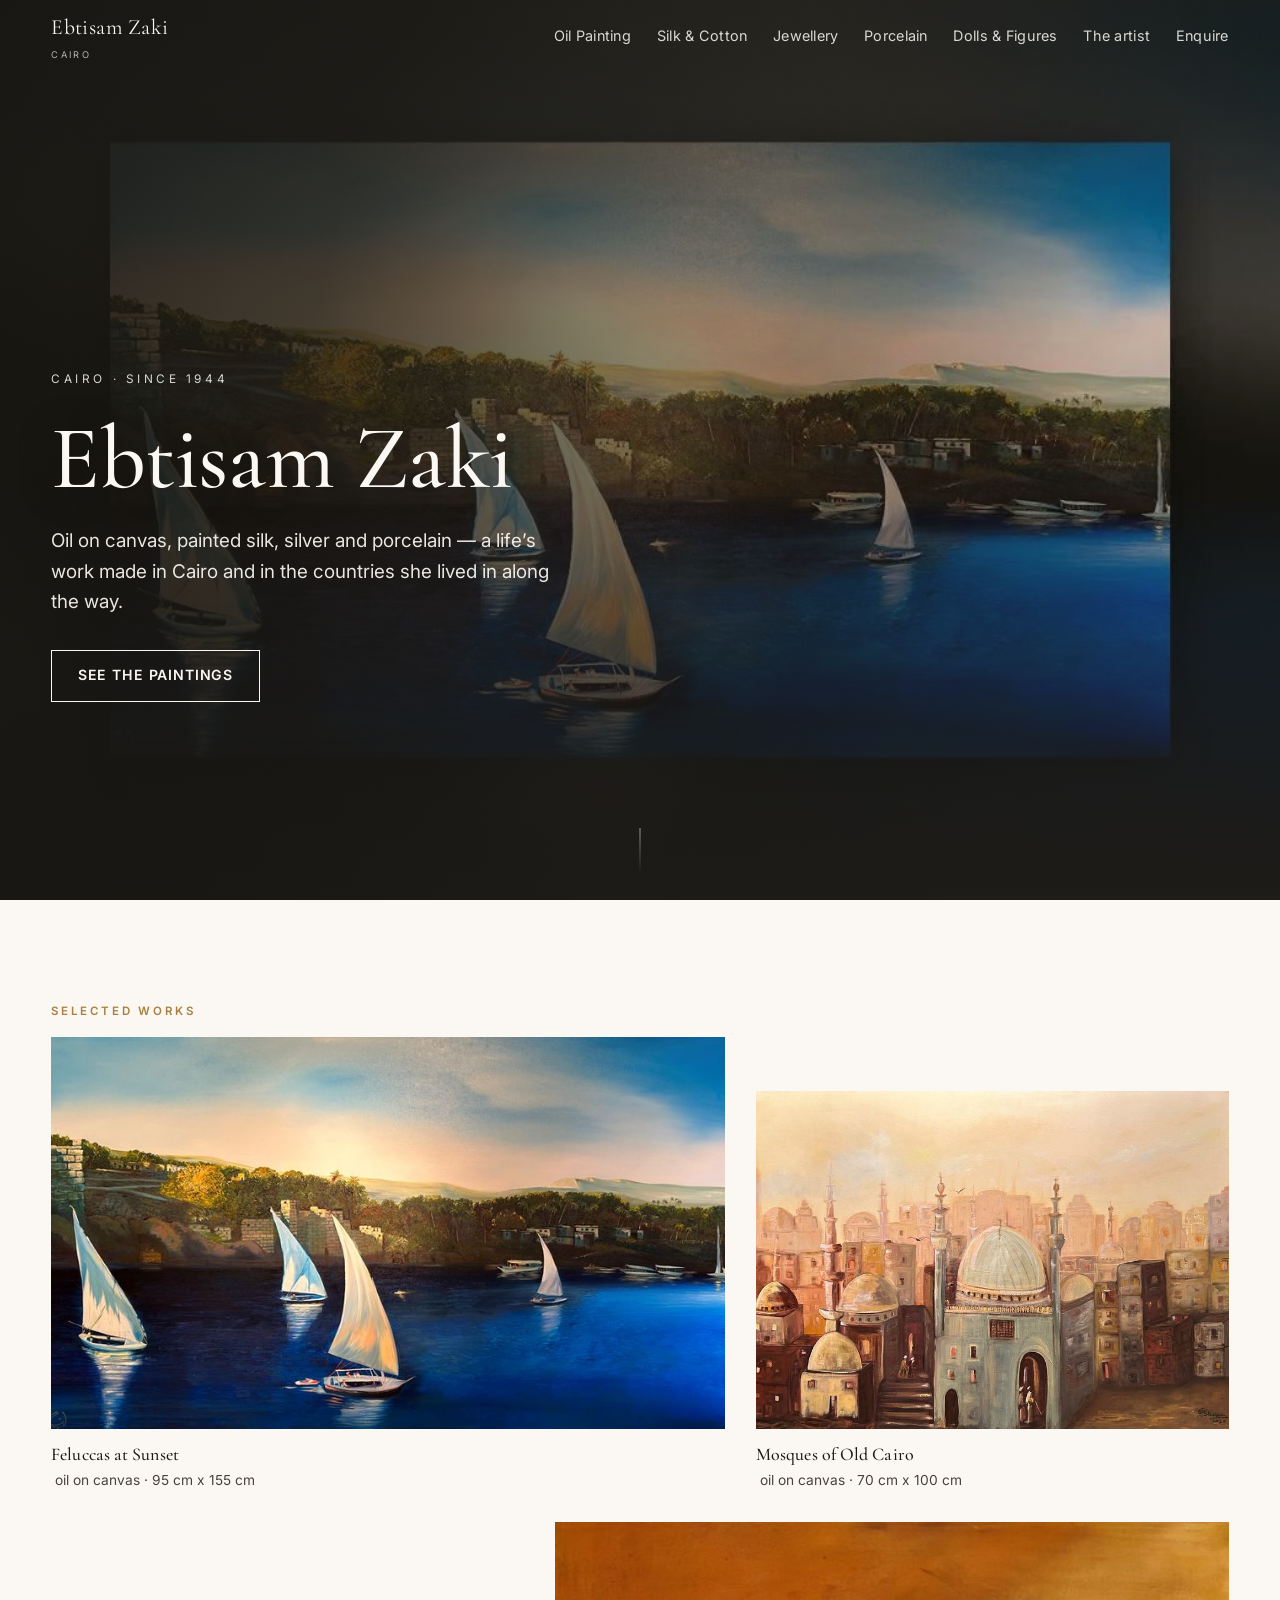
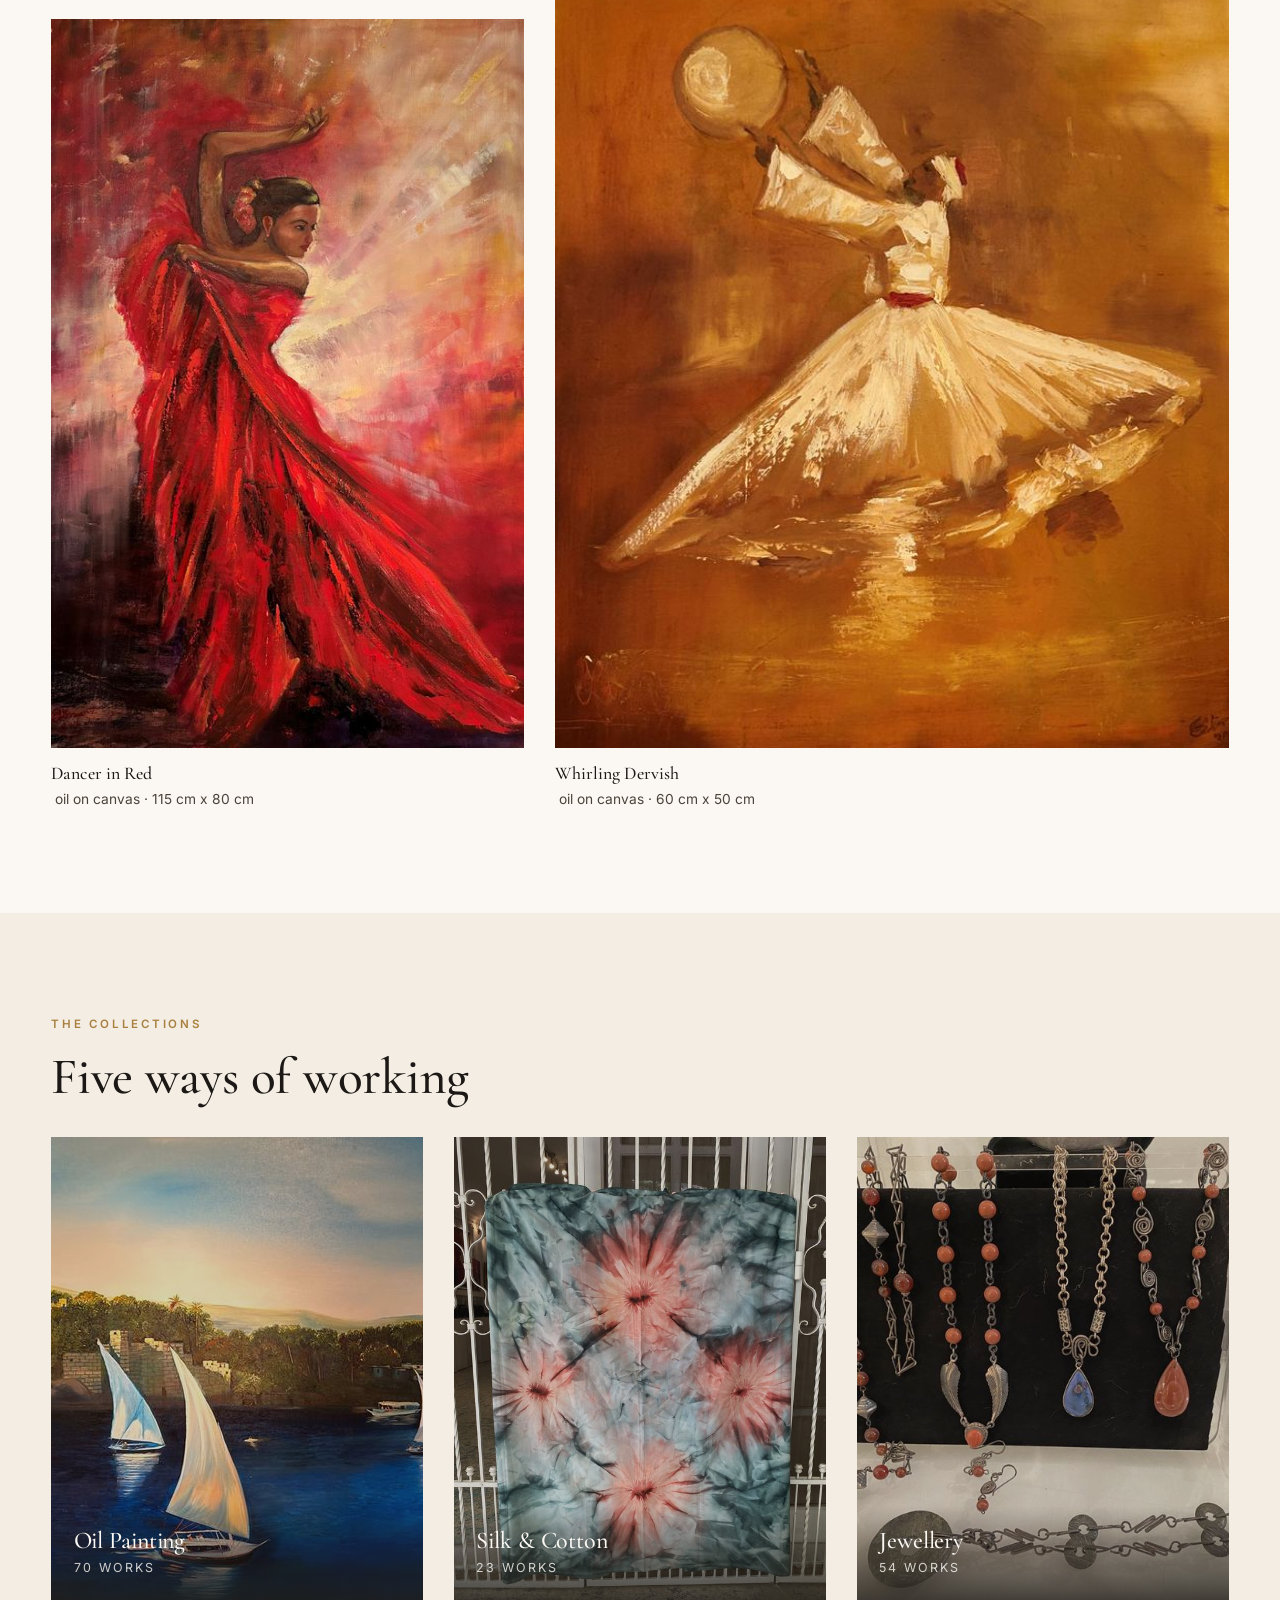
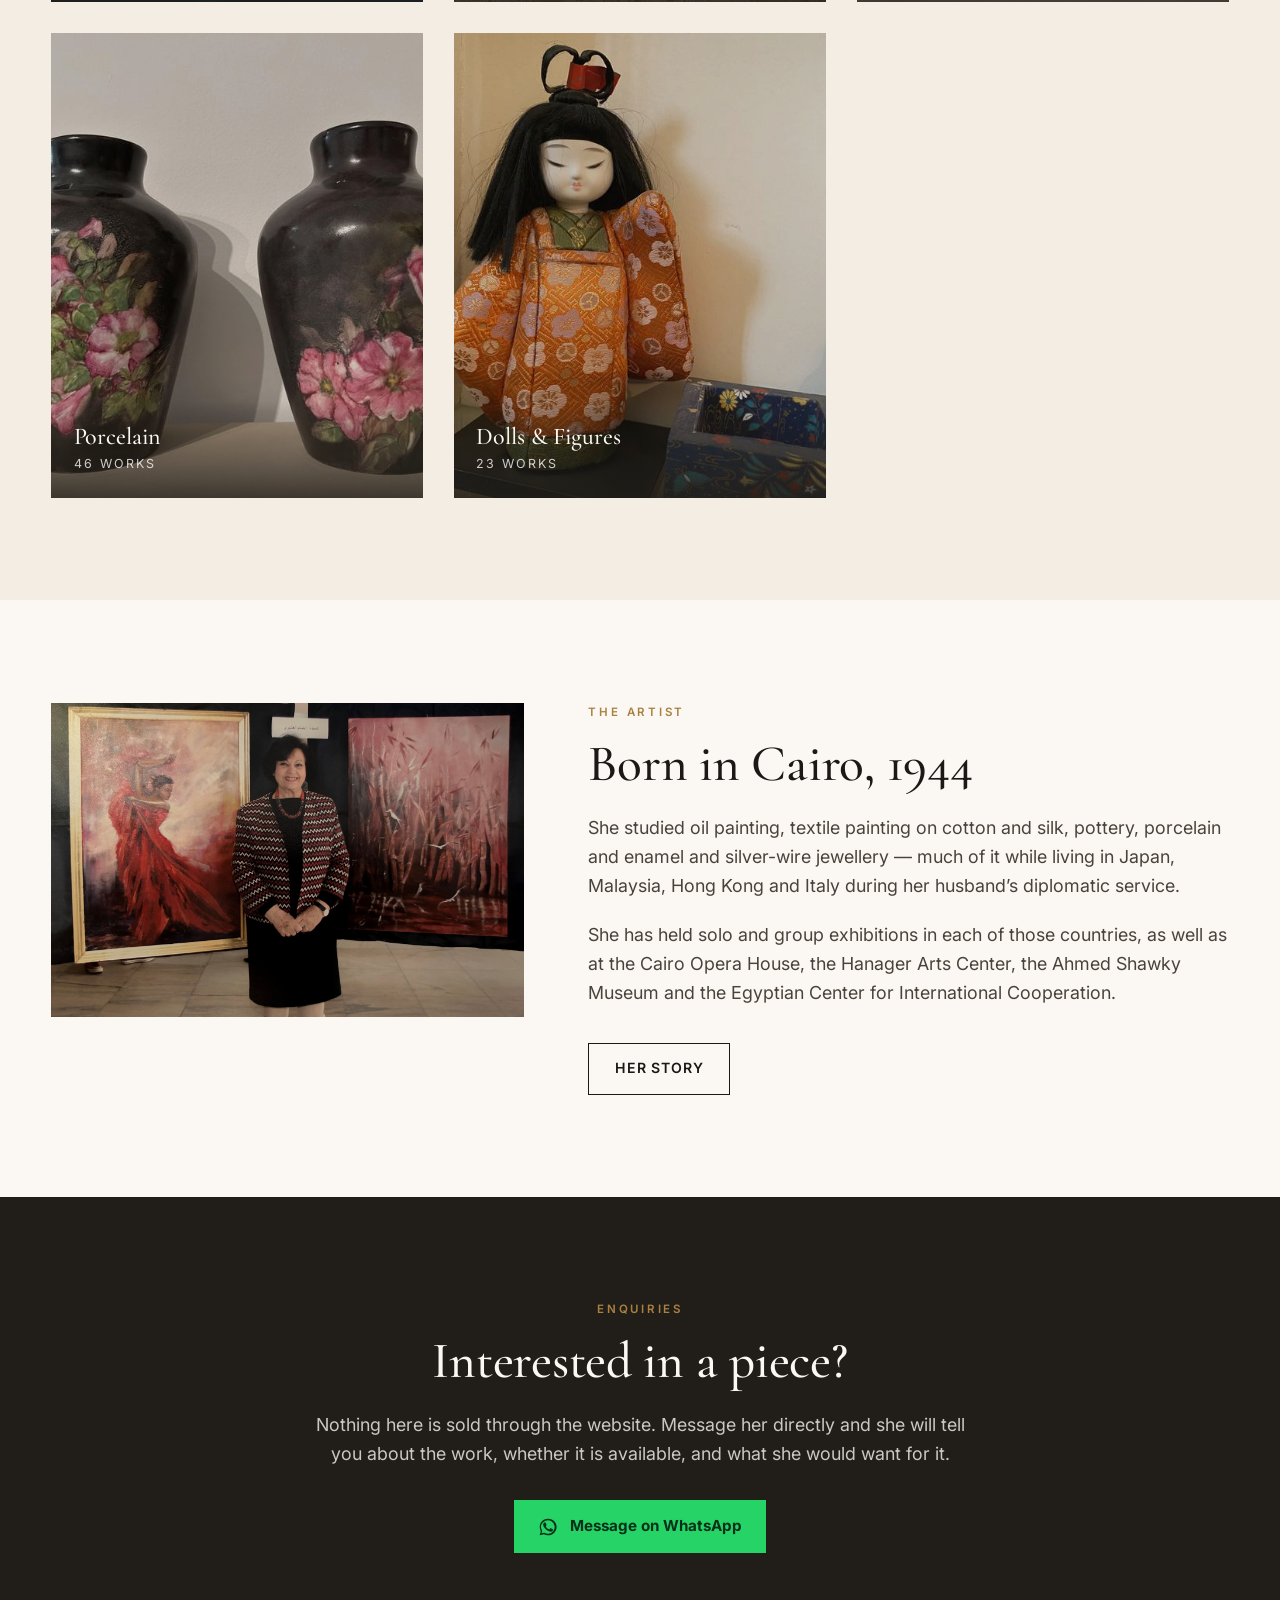
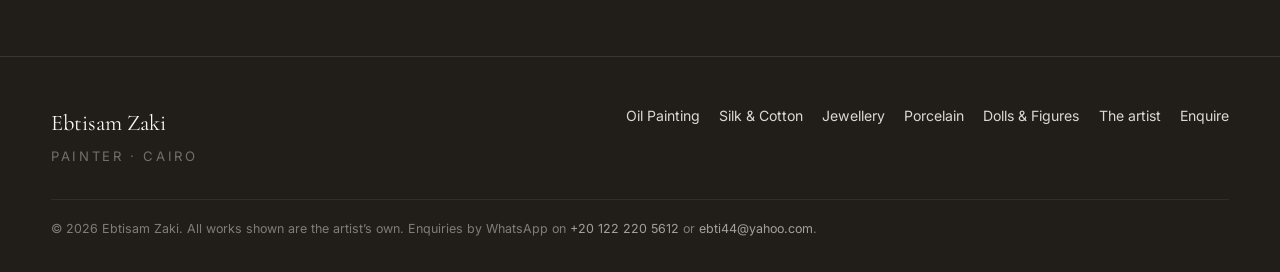
<file: index.html>
<!doctype html>
<html lang="en">
<head>
<meta charset="utf-8">
<meta name="viewport" content="width=device-width,initial-scale=1">
<title>Ebtisam Zaki &mdash; painter, Cairo</title>
<meta name="description" content="The work of Ebtisam Zaki: oil painting, hand-painted silk and cotton, silver jewellery, porcelain and figures. Cairo, since 1944.">
<link rel="canonical" href="https://ebtisam-artistry.com/">
<meta property="og:title" content="Ebtisam Zaki &mdash; painter, Cairo">
<meta property="og:description" content="The work of Ebtisam Zaki: oil painting, hand-painted silk and cotton, silver jewellery, porcelain and figures. Cairo, since 1944.">
<meta property="og:type" content="website">
<meta property="og:site_name" content="Ebtisam Zaki">
<meta property="og:image" content="https://ebtisam-artistry.com/assets/film/hero.jpg">
<meta name="twitter:card" content="summary_large_image">
<link rel="preconnect" href="https://fonts.googleapis.com">
<link rel="preconnect" href="https://fonts.gstatic.com" crossorigin>
<link href="https://fonts.googleapis.com/css2?family=Cormorant+Garamond:wght@300;400;500;600&family=Inter:wght@400;500;600&display=swap" rel="stylesheet">
<link rel="stylesheet" href="assets/site.css">
</head>
<body>
<header class="nav">
  <div class="wrap">
    <a class="brand" href="index.html">Ebtisam Zaki<small>Cairo</small></a>
    <button class="nav-toggle" aria-label="Menu" aria-expanded="false">&#9776;</button>
    <nav class="nav-links">
      <a href="oil-painting.html">Oil Painting</a><a href="silk-cotton.html">Silk & Cotton</a><a href="jewellery.html">Jewellery</a><a href="porcelain.html">Porcelain</a><a href="dolls-figures.html">Dolls & Figures</a>
      <a href="about.html">The artist</a>
      <a href="enquire.html">Enquire</a>
    </nav>
  </div>
</header>

<section class="hero">
  <video autoplay muted loop playsinline poster="assets/film/hero.jpg">
    <source src="assets/film/hero.mp4" type="video/mp4">
  </video>
  <img class="poster" src="assets/film/hero.jpg" alt="" hidden>
  <div class="wrap">
    <div class="kicker">Cairo &middot; since 1944</div>
    <h1>Ebtisam Zaki</h1>
    <p class="sub">Oil on canvas, painted silk, silver and porcelain &mdash; a life&rsquo;s
      work made in Cairo and in the countries she lived in along the way.</p>
    <a class="btn btn-line" href="oil-painting.html"><span>See the paintings</span></a>
  </div>
  <div class="scroll-cue"></div>
</section>

<section>
  <div class="wrap">
    <span class="eyebrow reveal">Selected works</span>
    <div class="feature-grid reveal"><figure class="work f1" data-subject="seascape" data-full="assets/art/full/feluccas-at-sunset.jpg" data-title="Feluccas at Sunset" data-blurb="White-sailed feluccas on deep blue water below a palm-lined shore at dusk." data-medium="oil on canvas" data-dims="95 cm x 155 cm"><img src="assets/art/grid/feluccas-at-sunset.jpg" width="800" height="465" loading="lazy" decoding="async" alt="Feluccas at Sunset"><figcaption><b>Feluccas at Sunset</b> &nbsp;oil on canvas &middot; 95 cm x 155 cm</figcaption></figure><figure class="work f2" data-subject="cityscape" data-full="assets/art/full/mosques-of-old-cairo.jpg" data-title="Mosques of Old Cairo" data-blurb="Domes, minarets and crowded houses under a pale golden sky." data-medium="oil on canvas" data-dims="70 cm x 100 cm"><img src="assets/art/grid/mosques-of-old-cairo.jpg" width="800" height="572" loading="lazy" decoding="async" alt="Mosques of Old Cairo"><figcaption><b>Mosques of Old Cairo</b> &nbsp;oil on canvas &middot; 70 cm x 100 cm</figcaption></figure><figure class="work f3" data-subject="dance" data-full="assets/art/full/dancer-in-red.jpg" data-title="Dancer in Red" data-blurb="A dancer lifts the skirt of her red dress, one arm raised above her." data-medium="oil on canvas" data-dims="115 cm x 80 cm"><img src="assets/art/grid/dancer-in-red.jpg" width="519" height="800" loading="lazy" decoding="async" alt="Dancer in Red"><figcaption><b>Dancer in Red</b> &nbsp;oil on canvas &middot; 115 cm x 80 cm</figcaption></figure><figure class="work f4" data-subject="dance" data-full="assets/art/full/whirling-dervish.jpg" data-title="Whirling Dervish" data-blurb="A dervish spins in a white robe, holding a tambourine overhead." data-medium="oil on canvas" data-dims="60 cm x 50 cm"><img src="assets/art/grid/whirling-dervish.jpg" width="653" height="800" loading="lazy" decoding="async" alt="Whirling Dervish"><figcaption><b>Whirling Dervish</b> &nbsp;oil on canvas &middot; 60 cm x 50 cm</figcaption></figure></div>
  </div>
</section>

<section style="background:var(--paper-2)">
  <div class="wrap">
    <span class="eyebrow reveal">The collections</span>
    <h2 class="reveal" style="margin-bottom:2rem">Five ways of working</h2>
    <div class="cols"><a class="col-card reveal" href="oil-painting.html"><img src="assets/art/grid/feluccas-at-sunset.jpg" loading="lazy" decoding="async" alt="Oil Painting"><div class="cap"><h3>Oil Painting</h3><span>70 works</span></div></a><a class="col-card reveal" href="silk-cotton.html"><img src="assets/art/grid/teal-and-coral-tablecloth.jpg" loading="lazy" decoding="async" alt="Silk &amp; Cotton"><div class="cap"><h3>Silk & Cotton</h3><span>23 works</span></div></a><a class="col-card reveal" href="jewellery.html"><img src="assets/art/grid/carnelian-and-silver-collection.jpg" loading="lazy" decoding="async" alt="Jewellery"><div class="cap"><h3>Jewellery</h3><span>54 works</span></div></a><a class="col-card reveal" href="porcelain.html"><img src="assets/art/grid/pair-of-rose-painted-vases.jpg" loading="lazy" decoding="async" alt="Porcelain"><div class="cap"><h3>Porcelain</h3><span>46 works</span></div></a><a class="col-card reveal" href="dolls-figures.html"><img src="assets/art/grid/japanese-girl-in-orange-kimono.jpg" loading="lazy" decoding="async" alt="Dolls &amp; Figures"><div class="cap"><h3>Dolls & Figures</h3><span>23 works</span></div></a></div>
  </div>
</section>

<section>
  <div class="wrap about reveal">
    <img src="assets/art/artist.jpg" alt="Ebtisam Zaki at an exhibition of her paintings">
    <div>
      <span class="eyebrow">The artist</span>
      <h2>Born in Cairo, 1944</h2>
      <p class="lead">She studied oil painting, textile painting on cotton and silk,
        pottery, porcelain and enamel and silver-wire jewellery &mdash; much of it while
        living in Japan, Malaysia, Hong Kong and Italy during her husband&rsquo;s
        diplomatic service.</p>
      <p class="lead">She has held solo and group exhibitions in each of those countries,
        as well as at the Cairo Opera House, the Hanager Arts Center, the Ahmed Shawky
        Museum and the Egyptian Center for International Cooperation.</p>
      <a class="btn btn-line" href="about.html" style="margin-top:1rem"><span>Her story</span></a>
    </div>
  </div>
</section>

<section class="enquire">
  <div class="narrow" style="text-align:center">
    <span class="eyebrow">Enquiries</span>
    <h2>Interested in a piece?</h2>
    <p class="lead" style="margin:0 auto 2rem">Nothing here is sold through the website.
      Message her directly and she will tell you about the work, whether it is available,
      and what she would want for it.</p>
    <a class="wa" href="https://wa.me/201222205612?text=Hello%2C%20I%20saw%20your%20work%20on%20your%20website."
       target="_blank" rel="noopener"><svg viewBox="0 0 24 24" fill="currentColor" aria-hidden="true"><path d="M17.5 14.4c-.3-.2-1.7-.9-2-1-.3-.1-.5-.1-.7.1-.2.3-.7 1-.9 1.2-.2.2-.3.2-.6.1-.3-.2-1.2-.5-2.3-1.4-.9-.8-1.4-1.7-1.6-2-.2-.3 0-.5.1-.6.1-.1.3-.3.4-.5.1-.2.2-.3.3-.5 0-.2 0-.4 0-.5 0-.2-.7-1.6-.9-2.2-.2-.6-.5-.5-.7-.5h-.6c-.2 0-.5.1-.8.4-.3.3-1 1-1 2.4s1.1 2.8 1.2 3c.2.2 2.1 3.2 5 4.5.7.3 1.2.5 1.7.6.7.2 1.3.2 1.8.1.6-.1 1.7-.7 1.9-1.4.2-.7.2-1.2.2-1.4-.1-.1-.3-.2-.6-.3zM12 2a10 10 0 0 0-8.6 15L2 22l5.2-1.4A10 10 0 1 0 12 2zm0 18.2c-1.6 0-3.1-.4-4.4-1.2l-.3-.2-3.1.8.8-3-.2-.3A8.2 8.2 0 1 1 12 20.2z"/></svg> Message on WhatsApp</a>
  </div>
</section>

<footer>
  <div class="wrap">
    <div class="cols-f">
      <div>
        <div style="font-family:var(--display);font-size:1.4rem;color:var(--paper)">Ebtisam Zaki</div>
        <div style="font-size:.82rem;letter-spacing:.2em;text-transform:uppercase;opacity:.6;margin-top:.3rem">Painter &middot; Cairo</div>
      </div>
      <nav>
        <a href="oil-painting.html">Oil Painting</a><a href="silk-cotton.html">Silk & Cotton</a><a href="jewellery.html">Jewellery</a><a href="porcelain.html">Porcelain</a><a href="dolls-figures.html">Dolls & Figures</a>
        <a href="about.html">The artist</a>
        <a href="enquire.html">Enquire</a>
      </nav>
    </div>
    <div class="fine">&copy; 2026 Ebtisam Zaki. All works shown are the artist&rsquo;s own.
      Enquiries by WhatsApp on <a href="https://wa.me/201222205612?text=">+20 122 220 5612</a> or
      <a href="mailto:ebti44@yahoo.com">ebti44@yahoo.com</a>.</div>
  </div>
</footer>
<div class="lb" role="dialog" aria-modal="true" aria-label="Artwork">
  <div class="lb-stage">
    <button class="lb-close" aria-label="Close">&#10005;</button>
    <button class="lb-nav lb-prev" aria-label="Previous">&#8249;</button>
    <img alt="">
    <button class="lb-nav lb-next" aria-label="Next">&#8250;</button>
  </div>
  <div class="lb-bar">
    <div>
      <h3></h3>
      <p></p>
      <div class="lb-meta"></div>
    </div>
    <div class="lb-actions">
      <a class="wa lb-ask" data-wa="https://wa.me/201222205612?text=" target="_blank" rel="noopener"><svg viewBox="0 0 24 24" fill="currentColor" aria-hidden="true"><path d="M17.5 14.4c-.3-.2-1.7-.9-2-1-.3-.1-.5-.1-.7.1-.2.3-.7 1-.9 1.2-.2.2-.3.2-.6.1-.3-.2-1.2-.5-2.3-1.4-.9-.8-1.4-1.7-1.6-2-.2-.3 0-.5.1-.6.1-.1.3-.3.4-.5.1-.2.2-.3.3-.5 0-.2 0-.4 0-.5 0-.2-.7-1.6-.9-2.2-.2-.6-.5-.5-.7-.5h-.6c-.2 0-.5.1-.8.4-.3.3-1 1-1 2.4s1.1 2.8 1.2 3c.2.2 2.1 3.2 5 4.5.7.3 1.2.5 1.7.6.7.2 1.3.2 1.8.1.6-.1 1.7-.7 1.9-1.4.2-.7.2-1.2.2-1.4-.1-.1-.3-.2-.6-.3zM12 2a10 10 0 0 0-8.6 15L2 22l5.2-1.4A10 10 0 1 0 12 2zm0 18.2c-1.6 0-3.1-.4-4.4-1.2l-.3-.2-3.1.8.8-3-.2-.3A8.2 8.2 0 1 1 12 20.2z"/></svg> Ask about this piece</a>
    </div>
  </div>
</div>
<script src="assets/site.js"></script>
</body>
</html>
</file>
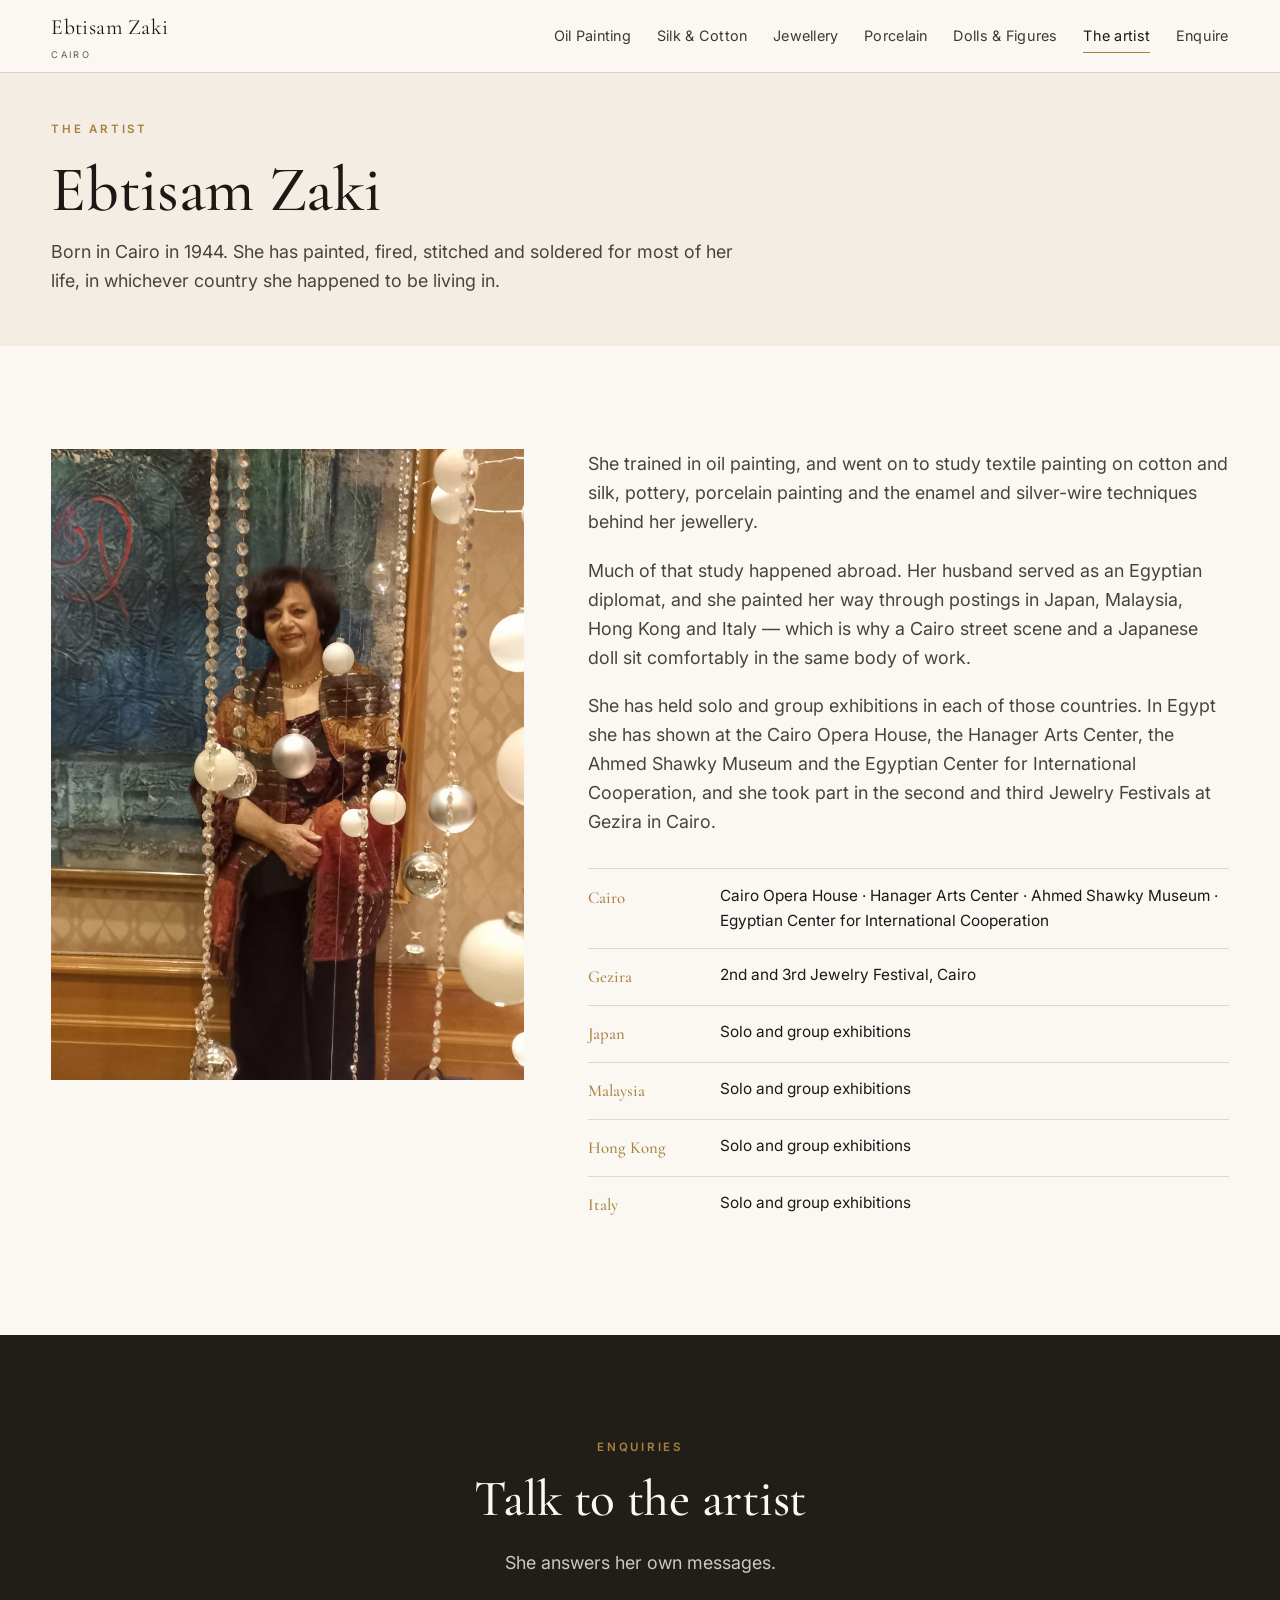
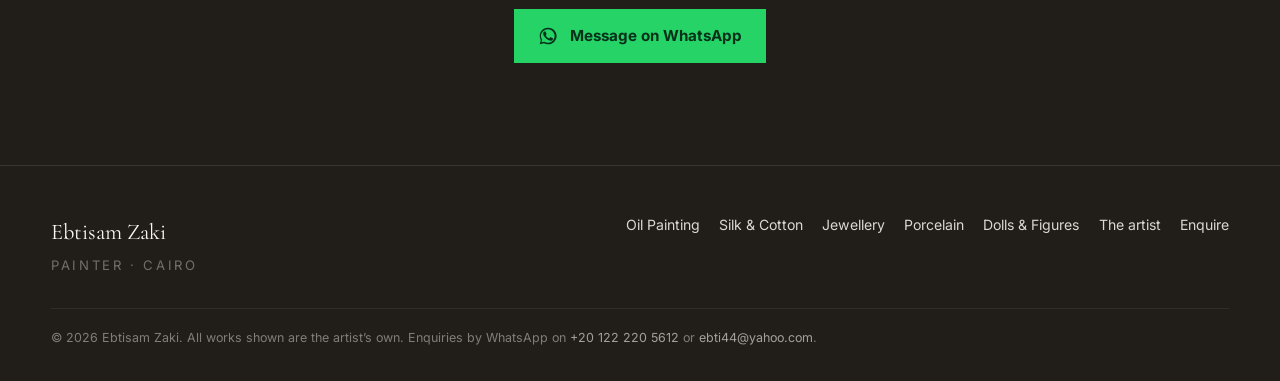
<file: about.html>
<!doctype html>
<html lang="en">
<head>
<meta charset="utf-8">
<meta name="viewport" content="width=device-width,initial-scale=1">
<title>The artist &mdash; Ebtisam Zaki</title>
<meta name="description" content="Ebtisam Zaki: born Cairo 1944. Painter, textile artist, jeweller and porcelain painter.">
<link rel="canonical" href="https://ebtisam-artistry.com/">
<meta property="og:title" content="The artist &mdash; Ebtisam Zaki">
<meta property="og:description" content="Ebtisam Zaki: born Cairo 1944. Painter, textile artist, jeweller and porcelain painter.">
<meta property="og:type" content="website">
<meta property="og:site_name" content="Ebtisam Zaki">
<meta property="og:image" content="https://ebtisam-artistry.com/assets/art/artist.jpg">
<meta name="twitter:card" content="summary_large_image">
<link rel="preconnect" href="https://fonts.googleapis.com">
<link rel="preconnect" href="https://fonts.gstatic.com" crossorigin>
<link href="https://fonts.googleapis.com/css2?family=Cormorant+Garamond:wght@300;400;500;600&family=Inter:wght@400;500;600&display=swap" rel="stylesheet">
<link rel="stylesheet" href="assets/site.css">
</head>
<body>
<header class="nav">
  <div class="wrap">
    <a class="brand" href="index.html">Ebtisam Zaki<small>Cairo</small></a>
    <button class="nav-toggle" aria-label="Menu" aria-expanded="false">&#9776;</button>
    <nav class="nav-links">
      <a href="oil-painting.html">Oil Painting</a><a href="silk-cotton.html">Silk & Cotton</a><a href="jewellery.html">Jewellery</a><a href="porcelain.html">Porcelain</a><a href="dolls-figures.html">Dolls & Figures</a>
      <a href="about.html" aria-current="page">The artist</a>
      <a href="enquire.html">Enquire</a>
    </nav>
  </div>
</header>

<section class="gal-head">
  <div class="wrap">
    <span class="eyebrow">The artist</span>
    <h1>Ebtisam Zaki</h1>
    <p class="lead">Born in Cairo in 1944. She has painted, fired, stitched and
      soldered for most of her life, in whichever country she happened to be living in.</p>
  </div>
</section>

<section>
  <div class="wrap about">
    <div>
      <img src="assets/art/artist-jewels.jpg" alt="Ebtisam Zaki among her jewellery">
    </div>
    <div>
      <p class="lead">She trained in oil painting, and went on to study textile painting
        on cotton and silk, pottery, porcelain painting and the enamel and silver-wire
        techniques behind her jewellery.</p>
      <p class="lead">Much of that study happened abroad. Her husband served as an
        Egyptian diplomat, and she painted her way through postings in Japan, Malaysia,
        Hong Kong and Italy &mdash; which is why a Cairo street scene and a Japanese doll
        sit comfortably in the same body of work.</p>
      <p class="lead">She has held solo and group exhibitions in each of those countries.
        In Egypt she has shown at the Cairo Opera House, the Hanager Arts Center, the
        Ahmed Shawky Museum and the Egyptian Center for International Cooperation, and
        she took part in the second and third Jewelry Festivals at Gezira in Cairo.</p>
      <!-- TODO: replace this list with the exhibition dates. -->
      <ul class="cv">
        <li><b>Cairo</b><span>Cairo Opera House &middot; Hanager Arts Center &middot;
          Ahmed Shawky Museum &middot; Egyptian Center for International Cooperation</span></li>
        <li><b>Gezira</b><span>2nd and 3rd Jewelry Festival, Cairo</span></li>
        <li><b>Japan</b><span>Solo and group exhibitions</span></li>
        <li><b>Malaysia</b><span>Solo and group exhibitions</span></li>
        <li><b>Hong Kong</b><span>Solo and group exhibitions</span></li>
        <li><b>Italy</b><span>Solo and group exhibitions</span></li>
      </ul>
    </div>
  </div>
</section>

<section class="enquire">
  <div class="narrow" style="text-align:center">
    <span class="eyebrow">Enquiries</span>
    <h2>Talk to the artist</h2>
    <p class="lead" style="margin:0 auto 2rem">She answers her own messages.</p>
    <a class="wa" href="https://wa.me/201222205612?text=Hello%2C%20I%20saw%20your%20work%20on%20your%20website."
       target="_blank" rel="noopener"><svg viewBox="0 0 24 24" fill="currentColor" aria-hidden="true"><path d="M17.5 14.4c-.3-.2-1.7-.9-2-1-.3-.1-.5-.1-.7.1-.2.3-.7 1-.9 1.2-.2.2-.3.2-.6.1-.3-.2-1.2-.5-2.3-1.4-.9-.8-1.4-1.7-1.6-2-.2-.3 0-.5.1-.6.1-.1.3-.3.4-.5.1-.2.2-.3.3-.5 0-.2 0-.4 0-.5 0-.2-.7-1.6-.9-2.2-.2-.6-.5-.5-.7-.5h-.6c-.2 0-.5.1-.8.4-.3.3-1 1-1 2.4s1.1 2.8 1.2 3c.2.2 2.1 3.2 5 4.5.7.3 1.2.5 1.7.6.7.2 1.3.2 1.8.1.6-.1 1.7-.7 1.9-1.4.2-.7.2-1.2.2-1.4-.1-.1-.3-.2-.6-.3zM12 2a10 10 0 0 0-8.6 15L2 22l5.2-1.4A10 10 0 1 0 12 2zm0 18.2c-1.6 0-3.1-.4-4.4-1.2l-.3-.2-3.1.8.8-3-.2-.3A8.2 8.2 0 1 1 12 20.2z"/></svg> Message on WhatsApp</a>
  </div>
</section>

<footer>
  <div class="wrap">
    <div class="cols-f">
      <div>
        <div style="font-family:var(--display);font-size:1.4rem;color:var(--paper)">Ebtisam Zaki</div>
        <div style="font-size:.82rem;letter-spacing:.2em;text-transform:uppercase;opacity:.6;margin-top:.3rem">Painter &middot; Cairo</div>
      </div>
      <nav>
        <a href="oil-painting.html">Oil Painting</a><a href="silk-cotton.html">Silk & Cotton</a><a href="jewellery.html">Jewellery</a><a href="porcelain.html">Porcelain</a><a href="dolls-figures.html">Dolls & Figures</a>
        <a href="about.html">The artist</a>
        <a href="enquire.html">Enquire</a>
      </nav>
    </div>
    <div class="fine">&copy; 2026 Ebtisam Zaki. All works shown are the artist&rsquo;s own.
      Enquiries by WhatsApp on <a href="https://wa.me/201222205612?text=">+20 122 220 5612</a> or
      <a href="mailto:ebti44@yahoo.com">ebti44@yahoo.com</a>.</div>
  </div>
</footer>
<div class="lb" role="dialog" aria-modal="true" aria-label="Artwork">
  <div class="lb-stage">
    <button class="lb-close" aria-label="Close">&#10005;</button>
    <button class="lb-nav lb-prev" aria-label="Previous">&#8249;</button>
    <img alt="">
    <button class="lb-nav lb-next" aria-label="Next">&#8250;</button>
  </div>
  <div class="lb-bar">
    <div>
      <h3></h3>
      <p></p>
      <div class="lb-meta"></div>
    </div>
    <div class="lb-actions">
      <a class="wa lb-ask" data-wa="https://wa.me/201222205612?text=" target="_blank" rel="noopener"><svg viewBox="0 0 24 24" fill="currentColor" aria-hidden="true"><path d="M17.5 14.4c-.3-.2-1.7-.9-2-1-.3-.1-.5-.1-.7.1-.2.3-.7 1-.9 1.2-.2.2-.3.2-.6.1-.3-.2-1.2-.5-2.3-1.4-.9-.8-1.4-1.7-1.6-2-.2-.3 0-.5.1-.6.1-.1.3-.3.4-.5.1-.2.2-.3.3-.5 0-.2 0-.4 0-.5 0-.2-.7-1.6-.9-2.2-.2-.6-.5-.5-.7-.5h-.6c-.2 0-.5.1-.8.4-.3.3-1 1-1 2.4s1.1 2.8 1.2 3c.2.2 2.1 3.2 5 4.5.7.3 1.2.5 1.7.6.7.2 1.3.2 1.8.1.6-.1 1.7-.7 1.9-1.4.2-.7.2-1.2.2-1.4-.1-.1-.3-.2-.6-.3zM12 2a10 10 0 0 0-8.6 15L2 22l5.2-1.4A10 10 0 1 0 12 2zm0 18.2c-1.6 0-3.1-.4-4.4-1.2l-.3-.2-3.1.8.8-3-.2-.3A8.2 8.2 0 1 1 12 20.2z"/></svg> Ask about this piece</a>
    </div>
  </div>
</div>
<script src="assets/site.js"></script>
</body>
</html>
</file>
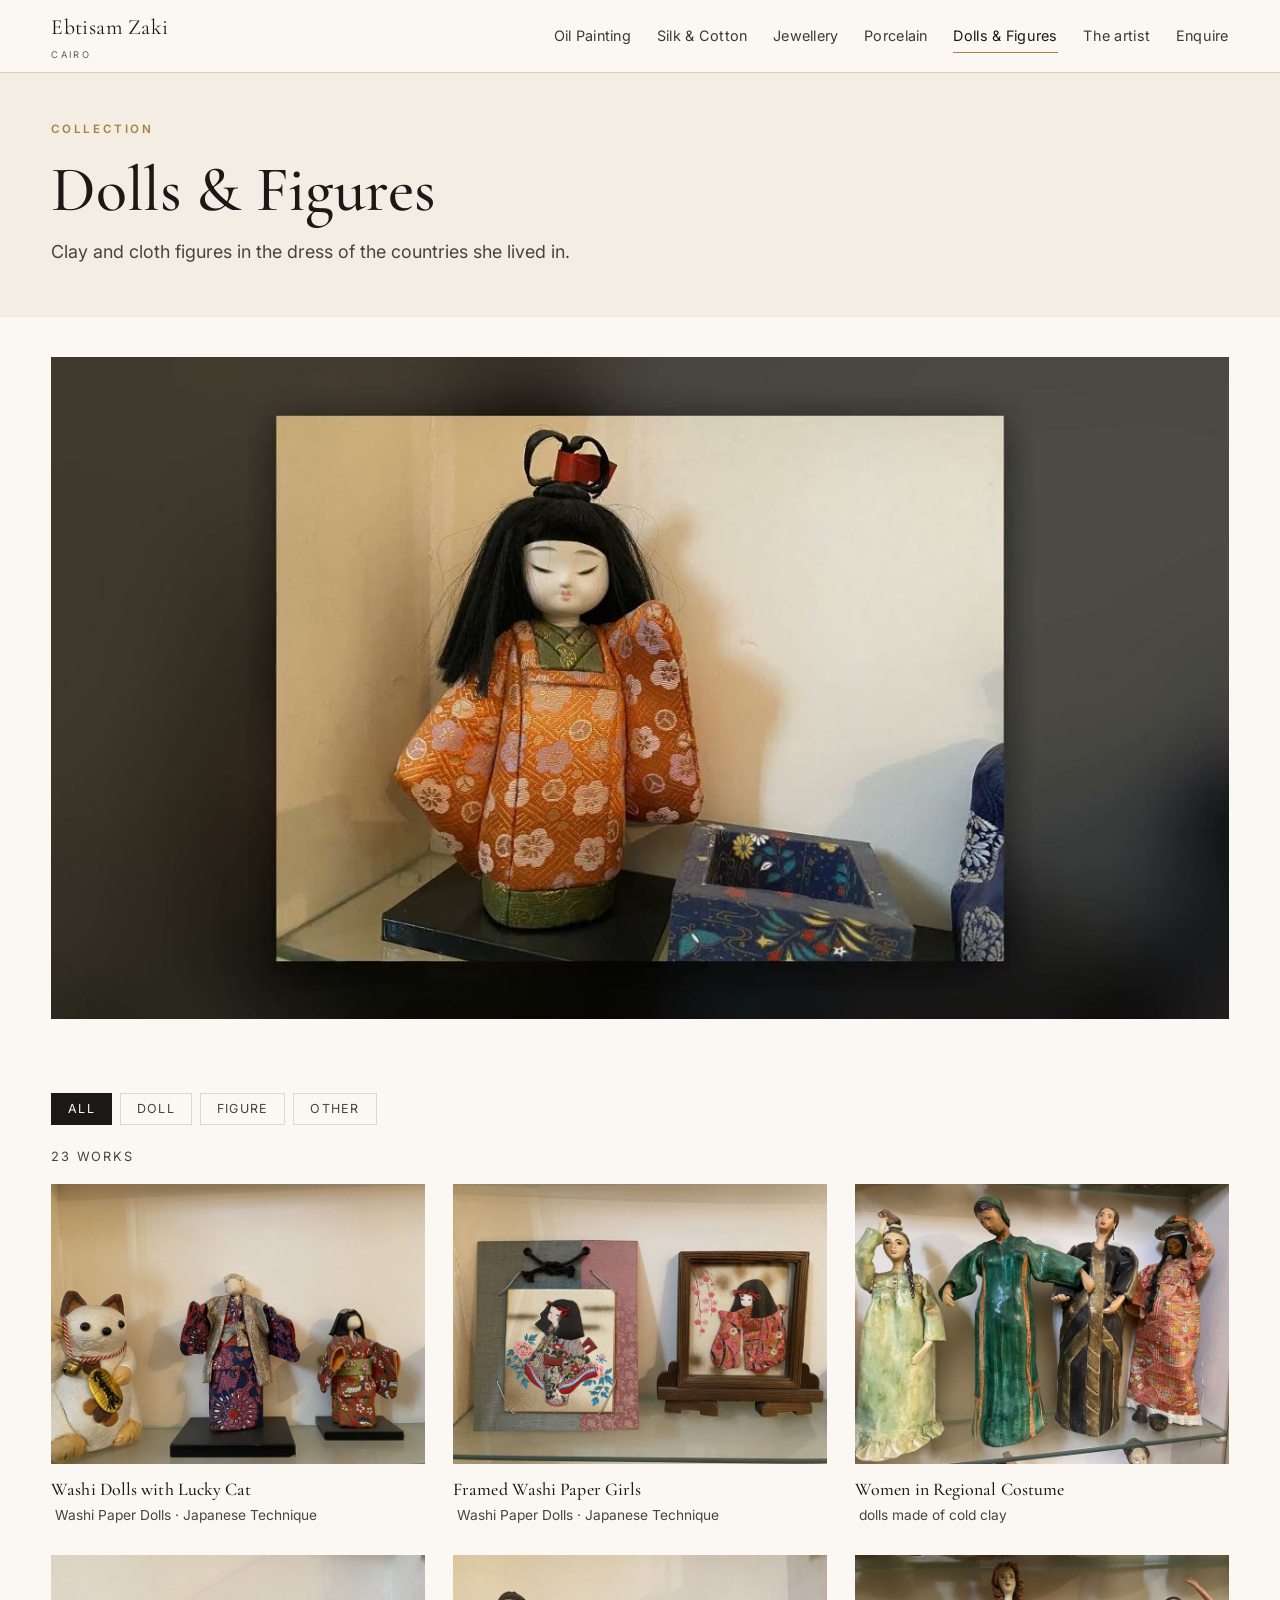
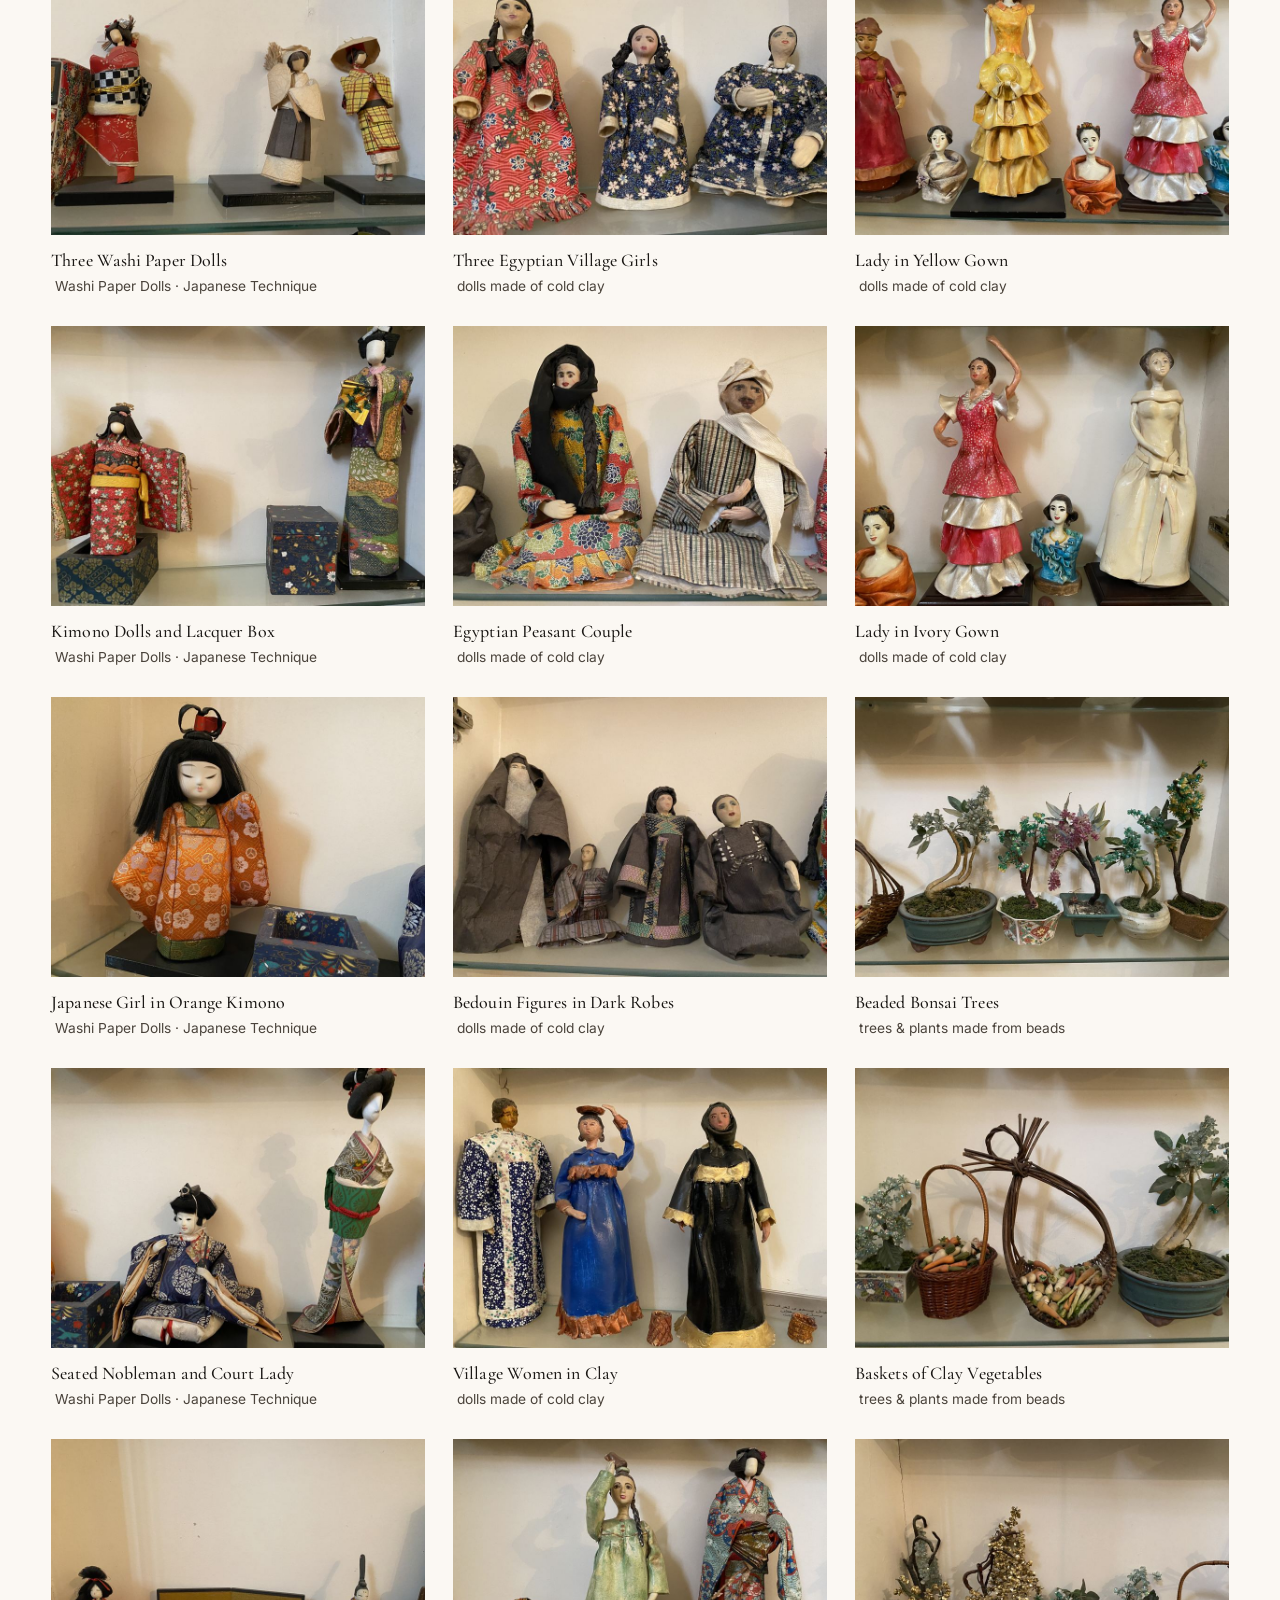
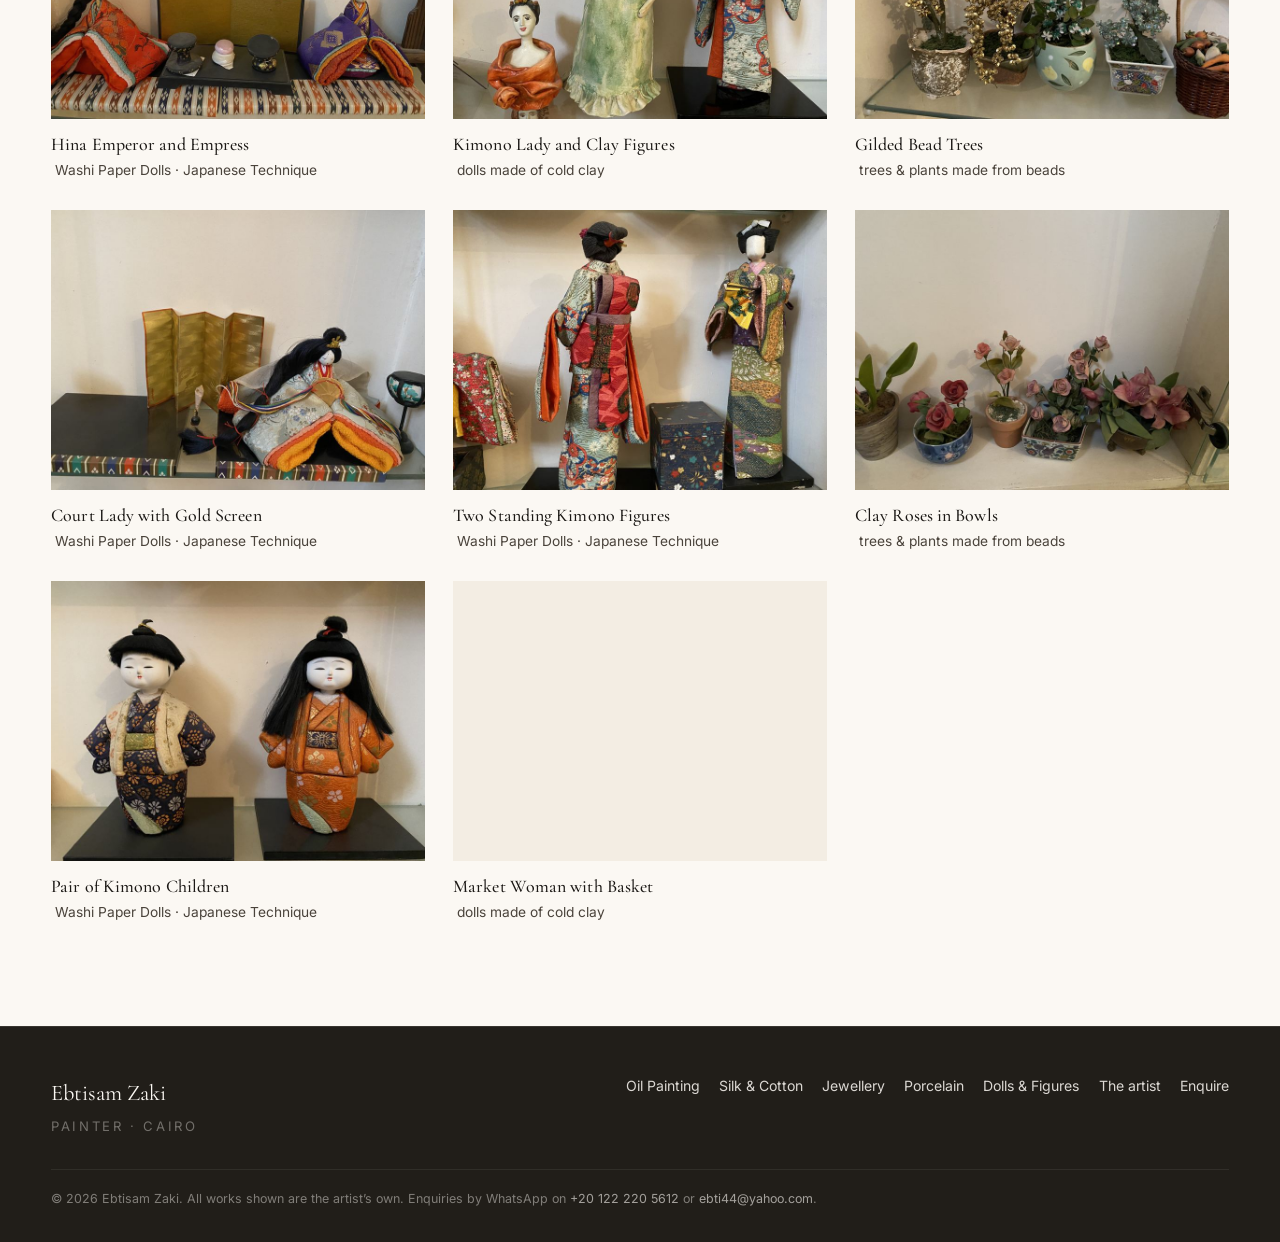
<file: dolls-figures.html>
<!doctype html>
<html lang="en">
<head>
<meta charset="utf-8">
<meta name="viewport" content="width=device-width,initial-scale=1">
<title>Dolls & Figures &mdash; Ebtisam Zaki</title>
<meta name="description" content="Clay and cloth figures in the dress of the countries she lived in.">
<link rel="canonical" href="https://ebtisam-artistry.com/">
<meta property="og:title" content="Dolls & Figures &mdash; Ebtisam Zaki">
<meta property="og:description" content="Clay and cloth figures in the dress of the countries she lived in.">
<meta property="og:type" content="website">
<meta property="og:site_name" content="Ebtisam Zaki">
<meta property="og:image" content="https://ebtisam-artistry.com/assets/film/dolls.jpg">
<meta name="twitter:card" content="summary_large_image">
<link rel="preconnect" href="https://fonts.googleapis.com">
<link rel="preconnect" href="https://fonts.gstatic.com" crossorigin>
<link href="https://fonts.googleapis.com/css2?family=Cormorant+Garamond:wght@300;400;500;600&family=Inter:wght@400;500;600&display=swap" rel="stylesheet">
<link rel="stylesheet" href="assets/site.css">
</head>
<body>
<header class="nav">
  <div class="wrap">
    <a class="brand" href="index.html">Ebtisam Zaki<small>Cairo</small></a>
    <button class="nav-toggle" aria-label="Menu" aria-expanded="false">&#9776;</button>
    <nav class="nav-links">
      <a href="oil-painting.html">Oil Painting</a><a href="silk-cotton.html">Silk & Cotton</a><a href="jewellery.html">Jewellery</a><a href="porcelain.html">Porcelain</a><a href="dolls-figures.html" aria-current="page">Dolls & Figures</a>
      <a href="about.html">The artist</a>
      <a href="enquire.html">Enquire</a>
    </nav>
  </div>
</header>

<section class="gal-head">
  <div class="wrap">
    <span class="eyebrow">Collection</span>
    <h1>Dolls & Figures</h1>
    <p class="lead">Clay and cloth figures in the dress of the countries she lived in.</p>
  </div>
</section>
<div class="wrap" style="padding-top:2.5rem">
  <video class="film" autoplay muted loop playsinline poster="assets/film/dolls.jpg">
    <source src="assets/film/dolls.mp4" type="video/mp4">
  </video>
</div>
<section style="padding-top:2.5rem">
  <div class="wrap">
    <div class="filters"><button data-filter="all" aria-pressed="true">All</button><button data-filter="doll" aria-pressed="false">Doll</button><button data-filter="figure" aria-pressed="false">Figure</button><button data-filter="other" aria-pressed="false">Other</button></div>
    <p class="count" style="margin:1.4rem 0 0">23 works</p>
    <div class="masonry"><figure class="work" data-subject="doll" data-full="assets/art/full/washi-dolls-with-lucky-cat.jpg" data-title="Washi Dolls with Lucky Cat" data-blurb="Two washi paper dolls in patterned kimono stand beside a white beckoning cat." data-medium="Washi Paper Dolls" data-dims="Japanese Technique"><img src="assets/art/grid/washi-dolls-with-lucky-cat.jpg" width="800" height="600" loading="lazy" decoding="async" alt="Washi Dolls with Lucky Cat"><figcaption><b>Washi Dolls with Lucky Cat</b> &nbsp;Washi Paper Dolls &middot; Japanese Technique</figcaption></figure><figure class="work" data-subject="doll" data-full="assets/art/full/three-washi-paper-dolls.jpg" data-title="Three Washi Paper Dolls" data-blurb="Three paper dolls on black stands, one dancing in red, two in travelling dress." data-medium="Washi Paper Dolls" data-dims="Japanese Technique"><img src="assets/art/grid/three-washi-paper-dolls.jpg" width="800" height="600" loading="lazy" decoding="async" alt="Three Washi Paper Dolls"><figcaption><b>Three Washi Paper Dolls</b> &nbsp;Washi Paper Dolls &middot; Japanese Technique</figcaption></figure><figure class="work" data-subject="doll" data-full="assets/art/full/kimono-dolls-and-lacquer-box.jpg" data-title="Kimono Dolls and Lacquer Box" data-blurb="Two washi dolls in floral kimono displayed either side of a lacquer box." data-medium="Washi Paper Dolls" data-dims="Japanese Technique"><img src="assets/art/grid/kimono-dolls-and-lacquer-box.jpg" width="800" height="600" loading="lazy" decoding="async" alt="Kimono Dolls and Lacquer Box"><figcaption><b>Kimono Dolls and Lacquer Box</b> &nbsp;Washi Paper Dolls &middot; Japanese Technique</figcaption></figure><figure class="work" data-subject="doll" data-full="assets/art/full/japanese-girl-in-orange-kimono.jpg" data-title="Japanese Girl in Orange Kimono" data-blurb="A young girl with long black hair in an orange kimono sprigged with blossom." data-medium="Washi Paper Dolls" data-dims="Japanese Technique"><img src="assets/art/grid/japanese-girl-in-orange-kimono.jpg" width="800" height="600" loading="lazy" decoding="async" alt="Japanese Girl in Orange Kimono"><figcaption><b>Japanese Girl in Orange Kimono</b> &nbsp;Washi Paper Dolls &middot; Japanese Technique</figcaption></figure><figure class="work" data-subject="doll" data-full="assets/art/full/seated-nobleman-and-court-lady.jpg" data-title="Seated Nobleman and Court Lady" data-blurb="A nobleman in blue seated beside a slender court lady in green." data-medium="Washi Paper Dolls" data-dims="Japanese Technique"><img src="assets/art/grid/seated-nobleman-and-court-lady.jpg" width="800" height="600" loading="lazy" decoding="async" alt="Seated Nobleman and Court Lady"><figcaption><b>Seated Nobleman and Court Lady</b> &nbsp;Washi Paper Dolls &middot; Japanese Technique</figcaption></figure><figure class="work" data-subject="doll" data-full="assets/art/full/hina-emperor-and-empress.jpg" data-title="Hina Emperor and Empress" data-blurb="The Emperor and Empress in court robes seated before a gold folding screen." data-medium="Washi Paper Dolls" data-dims="Japanese Technique"><img src="assets/art/grid/hina-emperor-and-empress.jpg" width="800" height="600" loading="lazy" decoding="async" alt="Hina Emperor and Empress"><figcaption><b>Hina Emperor and Empress</b> &nbsp;Washi Paper Dolls &middot; Japanese Technique</figcaption></figure><figure class="work" data-subject="doll" data-full="assets/art/full/court-lady-with-gold-screen.jpg" data-title="Court Lady with Gold Screen" data-blurb="A court lady in pale brocade with long trailing hair before a gold screen." data-medium="Washi Paper Dolls" data-dims="Japanese Technique"><img src="assets/art/grid/court-lady-with-gold-screen.jpg" width="800" height="600" loading="lazy" decoding="async" alt="Court Lady with Gold Screen"><figcaption><b>Court Lady with Gold Screen</b> &nbsp;Washi Paper Dolls &middot; Japanese Technique</figcaption></figure><figure class="work" data-subject="doll" data-full="assets/art/full/pair-of-kimono-children.jpg" data-title="Pair of Kimono Children" data-blurb="A boy and girl in patterned kimono, each standing on a black lacquer base." data-medium="Washi Paper Dolls" data-dims="Japanese Technique"><img src="assets/art/grid/pair-of-kimono-children.jpg" width="800" height="600" loading="lazy" decoding="async" alt="Pair of Kimono Children"><figcaption><b>Pair of Kimono Children</b> &nbsp;Washi Paper Dolls &middot; Japanese Technique</figcaption></figure><figure class="work" data-subject="other" data-full="assets/art/full/framed-washi-paper-girls.jpg" data-title="Framed Washi Paper Girls" data-blurb="Two framed paper pictures of girls in kimono, one with plum blossom behind." data-medium="Washi Paper Dolls" data-dims="Japanese Technique"><img src="assets/art/grid/framed-washi-paper-girls.jpg" width="800" height="600" loading="lazy" decoding="async" alt="Framed Washi Paper Girls"><figcaption><b>Framed Washi Paper Girls</b> &nbsp;Washi Paper Dolls &middot; Japanese Technique</figcaption></figure><figure class="work" data-subject="doll" data-full="assets/art/full/three-egyptian-village-girls.jpg" data-title="Three Egyptian Village Girls" data-blurb="Three clay girls with plaited hair in printed cotton village dresses." data-medium="dolls made of cold clay" data-dims=""><img src="assets/art/grid/three-egyptian-village-girls.jpg" width="800" height="600" loading="lazy" decoding="async" alt="Three Egyptian Village Girls"><figcaption><b>Three Egyptian Village Girls</b> &nbsp;dolls made of cold clay</figcaption></figure><figure class="work" data-subject="doll" data-full="assets/art/full/egyptian-peasant-couple.jpg" data-title="Egyptian Peasant Couple" data-blurb="A veiled woman and a turbaned man in a striped robe seated side by side." data-medium="dolls made of cold clay" data-dims=""><img src="assets/art/grid/egyptian-peasant-couple.jpg" width="800" height="600" loading="lazy" decoding="async" alt="Egyptian Peasant Couple"><figcaption><b>Egyptian Peasant Couple</b> &nbsp;dolls made of cold clay</figcaption></figure><figure class="work" data-subject="doll" data-full="assets/art/full/bedouin-figures-in-dark-robes.jpg" data-title="Bedouin Figures in Dark Robes" data-blurb="A group of cloth figures in dark brown and grey robes on a shelf." data-medium="dolls made of cold clay" data-dims=""><img src="assets/art/grid/bedouin-figures-in-dark-robes.jpg" width="800" height="600" loading="lazy" decoding="async" alt="Bedouin Figures in Dark Robes"><figcaption><b>Bedouin Figures in Dark Robes</b> &nbsp;dolls made of cold clay</figcaption></figure><figure class="work" data-subject="figure" data-full="assets/art/full/village-women-in-clay.jpg" data-title="Village Women in Clay" data-blurb="Three clay women, one in blue steadying a basket carried on her head." data-medium="dolls made of cold clay" data-dims=""><img src="assets/art/grid/village-women-in-clay.jpg" width="800" height="600" loading="lazy" decoding="async" alt="Village Women in Clay"><figcaption><b>Village Women in Clay</b> &nbsp;dolls made of cold clay</figcaption></figure><figure class="work" data-subject="figure" data-full="assets/art/full/kimono-lady-and-clay-figures.jpg" data-title="Kimono Lady and Clay Figures" data-blurb="A Japanese lady with a fan stands beside a green-robed water carrier and a bust." data-medium="dolls made of cold clay" data-dims=""><img src="assets/art/grid/kimono-lady-and-clay-figures.jpg" width="800" height="600" loading="lazy" decoding="async" alt="Kimono Lady and Clay Figures"><figcaption><b>Kimono Lady and Clay Figures</b> &nbsp;dolls made of cold clay</figcaption></figure><figure class="work" data-subject="doll" data-full="assets/art/full/two-standing-kimono-figures.jpg" data-title="Two Standing Kimono Figures" data-blurb="Two tall paper dolls in richly patterned kimono seen from behind." data-medium="Washi Paper Dolls" data-dims="Japanese Technique"><img src="assets/art/grid/two-standing-kimono-figures.jpg" width="800" height="600" loading="lazy" decoding="async" alt="Two Standing Kimono Figures"><figcaption><b>Two Standing Kimono Figures</b> &nbsp;Washi Paper Dolls &middot; Japanese Technique</figcaption></figure><figure class="work" data-subject="figure" data-full="assets/art/full/market-woman-with-basket.jpg" data-title="Market Woman with Basket" data-blurb="A woman in red and purple carries a basket beside two other clay figures." data-medium="dolls made of cold clay" data-dims=""><img src="assets/art/grid/market-woman-with-basket.jpg" width="800" height="600" loading="lazy" decoding="async" alt="Market Woman with Basket"><figcaption><b>Market Woman with Basket</b> &nbsp;dolls made of cold clay</figcaption></figure><figure class="work" data-subject="figure" data-full="assets/art/full/women-in-regional-costume.jpg" data-title="Women in Regional Costume" data-blurb="Four clay women in green, black and pink robes, two balancing loads on their heads." data-medium="dolls made of cold clay" data-dims=""><img src="assets/art/grid/women-in-regional-costume.jpg" width="800" height="600" loading="lazy" decoding="async" alt="Women in Regional Costume"><figcaption><b>Women in Regional Costume</b> &nbsp;dolls made of cold clay</figcaption></figure><figure class="work" data-subject="figure" data-full="assets/art/full/lady-in-yellow-gown.jpg" data-title="Lady in Yellow Gown" data-blurb="A lady in a tiered yellow gown holding a straw hat, with other figures nearby." data-medium="dolls made of cold clay" data-dims=""><img src="assets/art/grid/lady-in-yellow-gown.jpg" width="800" height="600" loading="lazy" decoding="async" alt="Lady in Yellow Gown"><figcaption><b>Lady in Yellow Gown</b> &nbsp;dolls made of cold clay</figcaption></figure><figure class="work" data-subject="figure" data-full="assets/art/full/lady-in-ivory-gown.jpg" data-title="Lady in Ivory Gown" data-blurb="A tall lady in an ivory ball gown beside a dancer in red and white." data-medium="dolls made of cold clay" data-dims=""><img src="assets/art/grid/lady-in-ivory-gown.jpg" width="800" height="600" loading="lazy" decoding="async" alt="Lady in Ivory Gown"><figcaption><b>Lady in Ivory Gown</b> &nbsp;dolls made of cold clay</figcaption></figure><figure class="work" data-subject="other" data-full="assets/art/full/beaded-bonsai-trees.jpg" data-title="Beaded Bonsai Trees" data-blurb="Five small trees made from glass beads and wire, planted in ceramic bonsai pots." data-medium="trees &amp; plants made from beads" data-dims=""><img src="assets/art/grid/beaded-bonsai-trees.jpg" width="800" height="600" loading="lazy" decoding="async" alt="Beaded Bonsai Trees"><figcaption><b>Beaded Bonsai Trees</b> &nbsp;trees & plants made from beads</figcaption></figure><figure class="work" data-subject="other" data-full="assets/art/full/baskets-of-clay-vegetables.jpg" data-title="Baskets of Clay Vegetables" data-blurb="Two wicker baskets filled with miniature clay vegetables, beaded trees either side." data-medium="trees &amp; plants made from beads" data-dims=""><img src="assets/art/grid/baskets-of-clay-vegetables.jpg" width="800" height="600" loading="lazy" decoding="async" alt="Baskets of Clay Vegetables"><figcaption><b>Baskets of Clay Vegetables</b> &nbsp;trees & plants made from beads</figcaption></figure><figure class="work" data-subject="other" data-full="assets/art/full/gilded-bead-trees.jpg" data-title="Gilded Bead Trees" data-blurb="Beaded trees in gold and pale blue set in stoneware and painted pots." data-medium="trees &amp; plants made from beads" data-dims=""><img src="assets/art/grid/gilded-bead-trees.jpg" width="800" height="600" loading="lazy" decoding="async" alt="Gilded Bead Trees"><figcaption><b>Gilded Bead Trees</b> &nbsp;trees & plants made from beads</figcaption></figure><figure class="work" data-subject="other" data-full="assets/art/full/clay-roses-in-bowls.jpg" data-title="Clay Roses in Bowls" data-blurb="Pink clay roses and lilies arranged in painted bowls along a corner shelf." data-medium="trees &amp; plants made from beads" data-dims=""><img src="assets/art/grid/clay-roses-in-bowls.jpg" width="800" height="600" loading="lazy" decoding="async" alt="Clay Roses in Bowls"><figcaption><b>Clay Roses in Bowls</b> &nbsp;trees & plants made from beads</figcaption></figure></div>
  </div>
</section>

<footer>
  <div class="wrap">
    <div class="cols-f">
      <div>
        <div style="font-family:var(--display);font-size:1.4rem;color:var(--paper)">Ebtisam Zaki</div>
        <div style="font-size:.82rem;letter-spacing:.2em;text-transform:uppercase;opacity:.6;margin-top:.3rem">Painter &middot; Cairo</div>
      </div>
      <nav>
        <a href="oil-painting.html">Oil Painting</a><a href="silk-cotton.html">Silk & Cotton</a><a href="jewellery.html">Jewellery</a><a href="porcelain.html">Porcelain</a><a href="dolls-figures.html">Dolls & Figures</a>
        <a href="about.html">The artist</a>
        <a href="enquire.html">Enquire</a>
      </nav>
    </div>
    <div class="fine">&copy; 2026 Ebtisam Zaki. All works shown are the artist&rsquo;s own.
      Enquiries by WhatsApp on <a href="https://wa.me/201222205612?text=">+20 122 220 5612</a> or
      <a href="mailto:ebti44@yahoo.com">ebti44@yahoo.com</a>.</div>
  </div>
</footer>
<div class="lb" role="dialog" aria-modal="true" aria-label="Artwork">
  <div class="lb-stage">
    <button class="lb-close" aria-label="Close">&#10005;</button>
    <button class="lb-nav lb-prev" aria-label="Previous">&#8249;</button>
    <img alt="">
    <button class="lb-nav lb-next" aria-label="Next">&#8250;</button>
  </div>
  <div class="lb-bar">
    <div>
      <h3></h3>
      <p></p>
      <div class="lb-meta"></div>
    </div>
    <div class="lb-actions">
      <a class="wa lb-ask" data-wa="https://wa.me/201222205612?text=" target="_blank" rel="noopener"><svg viewBox="0 0 24 24" fill="currentColor" aria-hidden="true"><path d="M17.5 14.4c-.3-.2-1.7-.9-2-1-.3-.1-.5-.1-.7.1-.2.3-.7 1-.9 1.2-.2.2-.3.2-.6.1-.3-.2-1.2-.5-2.3-1.4-.9-.8-1.4-1.7-1.6-2-.2-.3 0-.5.1-.6.1-.1.3-.3.4-.5.1-.2.2-.3.3-.5 0-.2 0-.4 0-.5 0-.2-.7-1.6-.9-2.2-.2-.6-.5-.5-.7-.5h-.6c-.2 0-.5.1-.8.4-.3.3-1 1-1 2.4s1.1 2.8 1.2 3c.2.2 2.1 3.2 5 4.5.7.3 1.2.5 1.7.6.7.2 1.3.2 1.8.1.6-.1 1.7-.7 1.9-1.4.2-.7.2-1.2.2-1.4-.1-.1-.3-.2-.6-.3zM12 2a10 10 0 0 0-8.6 15L2 22l5.2-1.4A10 10 0 1 0 12 2zm0 18.2c-1.6 0-3.1-.4-4.4-1.2l-.3-.2-3.1.8.8-3-.2-.3A8.2 8.2 0 1 1 12 20.2z"/></svg> Ask about this piece</a>
    </div>
  </div>
</div>
<script src="assets/site.js"></script>
</body>
</html>
</file>
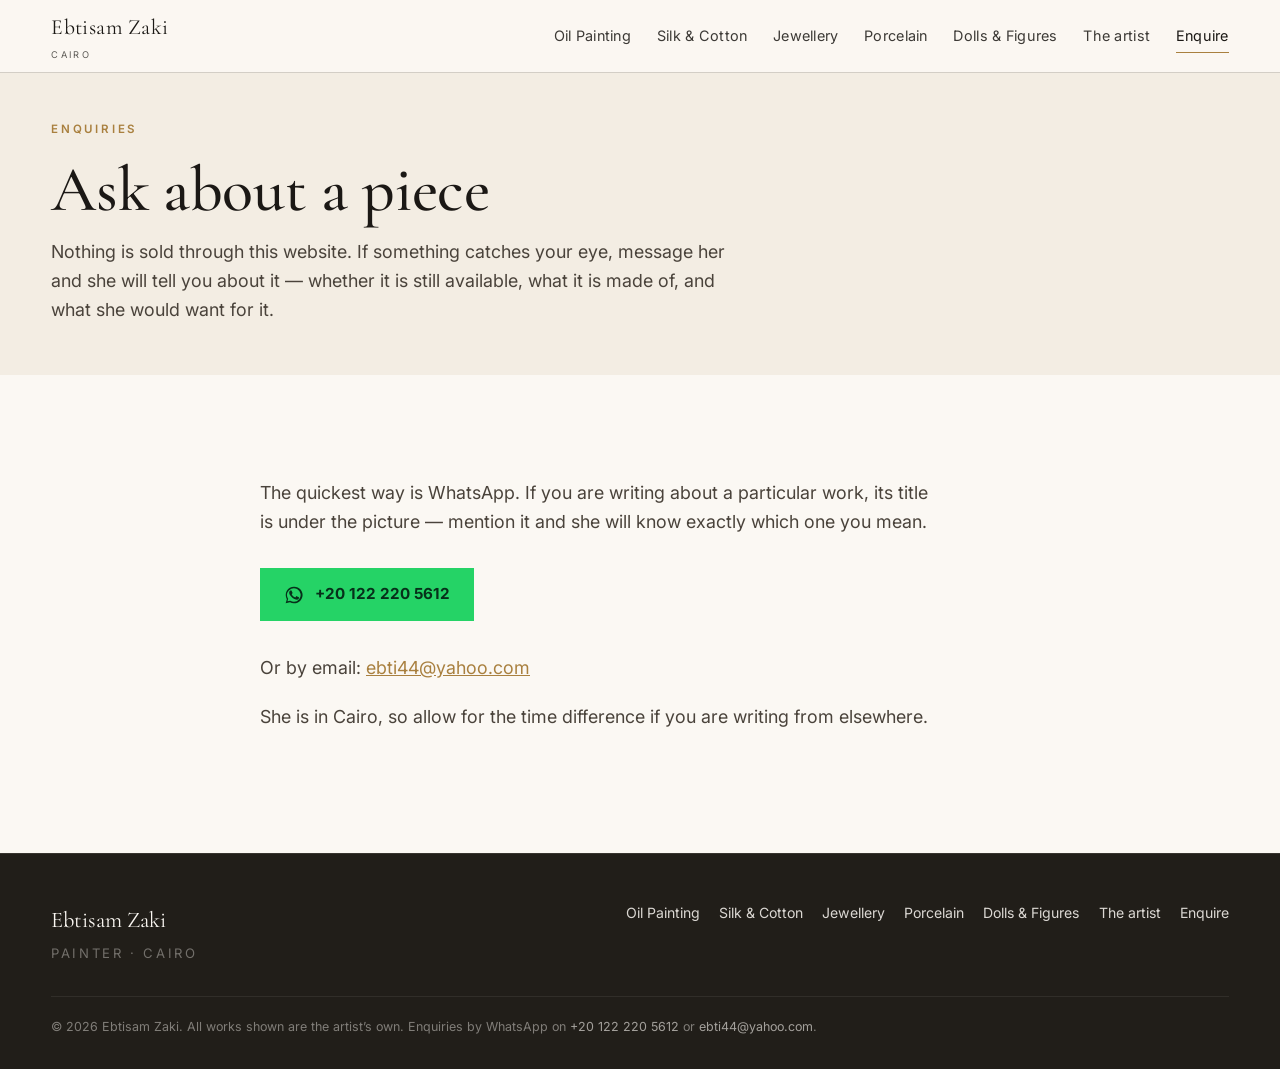
<file: enquire.html>
<!doctype html>
<html lang="en">
<head>
<meta charset="utf-8">
<meta name="viewport" content="width=device-width,initial-scale=1">
<title>Enquire &mdash; Ebtisam Zaki</title>
<meta name="description" content="Ask about a painting, a piece of jewellery or a commission.">
<link rel="canonical" href="https://ebtisam-artistry.com/">
<meta property="og:title" content="Enquire &mdash; Ebtisam Zaki">
<meta property="og:description" content="Ask about a painting, a piece of jewellery or a commission.">
<meta property="og:type" content="website">
<meta property="og:site_name" content="Ebtisam Zaki">
<meta property="og:image" content="https://ebtisam-artistry.com/assets/film/hero.jpg">
<meta name="twitter:card" content="summary_large_image">
<link rel="preconnect" href="https://fonts.googleapis.com">
<link rel="preconnect" href="https://fonts.gstatic.com" crossorigin>
<link href="https://fonts.googleapis.com/css2?family=Cormorant+Garamond:wght@300;400;500;600&family=Inter:wght@400;500;600&display=swap" rel="stylesheet">
<link rel="stylesheet" href="assets/site.css">
</head>
<body>
<header class="nav">
  <div class="wrap">
    <a class="brand" href="index.html">Ebtisam Zaki<small>Cairo</small></a>
    <button class="nav-toggle" aria-label="Menu" aria-expanded="false">&#9776;</button>
    <nav class="nav-links">
      <a href="oil-painting.html">Oil Painting</a><a href="silk-cotton.html">Silk & Cotton</a><a href="jewellery.html">Jewellery</a><a href="porcelain.html">Porcelain</a><a href="dolls-figures.html">Dolls & Figures</a>
      <a href="about.html">The artist</a>
      <a href="enquire.html" aria-current="page">Enquire</a>
    </nav>
  </div>
</header>

<section class="gal-head">
  <div class="wrap">
    <span class="eyebrow">Enquiries</span>
    <h1>Ask about a piece</h1>
    <p class="lead">Nothing is sold through this website. If something catches your eye,
      message her and she will tell you about it &mdash; whether it is still available,
      what it is made of, and what she would want for it.</p>
  </div>
</section>

<section>
  <div class="narrow">
    <p class="lead">The quickest way is WhatsApp. If you are writing about a particular
      work, its title is under the picture &mdash; mention it and she will know exactly
      which one you mean.</p>
    <p style="margin-top:2rem">
      <a class="wa" href="https://wa.me/201222205612?text=Hello%2C%20I%20saw%20your%20work%20on%20your%20website."
         target="_blank" rel="noopener"><svg viewBox="0 0 24 24" fill="currentColor" aria-hidden="true"><path d="M17.5 14.4c-.3-.2-1.7-.9-2-1-.3-.1-.5-.1-.7.1-.2.3-.7 1-.9 1.2-.2.2-.3.2-.6.1-.3-.2-1.2-.5-2.3-1.4-.9-.8-1.4-1.7-1.6-2-.2-.3 0-.5.1-.6.1-.1.3-.3.4-.5.1-.2.2-.3.3-.5 0-.2 0-.4 0-.5 0-.2-.7-1.6-.9-2.2-.2-.6-.5-.5-.7-.5h-.6c-.2 0-.5.1-.8.4-.3.3-1 1-1 2.4s1.1 2.8 1.2 3c.2.2 2.1 3.2 5 4.5.7.3 1.2.5 1.7.6.7.2 1.3.2 1.8.1.6-.1 1.7-.7 1.9-1.4.2-.7.2-1.2.2-1.4-.1-.1-.3-.2-.6-.3zM12 2a10 10 0 0 0-8.6 15L2 22l5.2-1.4A10 10 0 1 0 12 2zm0 18.2c-1.6 0-3.1-.4-4.4-1.2l-.3-.2-3.1.8.8-3-.2-.3A8.2 8.2 0 1 1 12 20.2z"/></svg> +20 122 220 5612</a>
    </p>
    <p class="lead" style="margin-top:2rem">Or by email:
      <a href="mailto:ebti44@yahoo.com" style="color:var(--gold)">ebti44@yahoo.com</a></p>
    <p class="lead">She is in Cairo, so allow for the time difference if you are writing
      from elsewhere.</p>
  </div>
</section>

<footer>
  <div class="wrap">
    <div class="cols-f">
      <div>
        <div style="font-family:var(--display);font-size:1.4rem;color:var(--paper)">Ebtisam Zaki</div>
        <div style="font-size:.82rem;letter-spacing:.2em;text-transform:uppercase;opacity:.6;margin-top:.3rem">Painter &middot; Cairo</div>
      </div>
      <nav>
        <a href="oil-painting.html">Oil Painting</a><a href="silk-cotton.html">Silk & Cotton</a><a href="jewellery.html">Jewellery</a><a href="porcelain.html">Porcelain</a><a href="dolls-figures.html">Dolls & Figures</a>
        <a href="about.html">The artist</a>
        <a href="enquire.html">Enquire</a>
      </nav>
    </div>
    <div class="fine">&copy; 2026 Ebtisam Zaki. All works shown are the artist&rsquo;s own.
      Enquiries by WhatsApp on <a href="https://wa.me/201222205612?text=">+20 122 220 5612</a> or
      <a href="mailto:ebti44@yahoo.com">ebti44@yahoo.com</a>.</div>
  </div>
</footer>
<div class="lb" role="dialog" aria-modal="true" aria-label="Artwork">
  <div class="lb-stage">
    <button class="lb-close" aria-label="Close">&#10005;</button>
    <button class="lb-nav lb-prev" aria-label="Previous">&#8249;</button>
    <img alt="">
    <button class="lb-nav lb-next" aria-label="Next">&#8250;</button>
  </div>
  <div class="lb-bar">
    <div>
      <h3></h3>
      <p></p>
      <div class="lb-meta"></div>
    </div>
    <div class="lb-actions">
      <a class="wa lb-ask" data-wa="https://wa.me/201222205612?text=" target="_blank" rel="noopener"><svg viewBox="0 0 24 24" fill="currentColor" aria-hidden="true"><path d="M17.5 14.4c-.3-.2-1.7-.9-2-1-.3-.1-.5-.1-.7.1-.2.3-.7 1-.9 1.2-.2.2-.3.2-.6.1-.3-.2-1.2-.5-2.3-1.4-.9-.8-1.4-1.7-1.6-2-.2-.3 0-.5.1-.6.1-.1.3-.3.4-.5.1-.2.2-.3.3-.5 0-.2 0-.4 0-.5 0-.2-.7-1.6-.9-2.2-.2-.6-.5-.5-.7-.5h-.6c-.2 0-.5.1-.8.4-.3.3-1 1-1 2.4s1.1 2.8 1.2 3c.2.2 2.1 3.2 5 4.5.7.3 1.2.5 1.7.6.7.2 1.3.2 1.8.1.6-.1 1.7-.7 1.9-1.4.2-.7.2-1.2.2-1.4-.1-.1-.3-.2-.6-.3zM12 2a10 10 0 0 0-8.6 15L2 22l5.2-1.4A10 10 0 1 0 12 2zm0 18.2c-1.6 0-3.1-.4-4.4-1.2l-.3-.2-3.1.8.8-3-.2-.3A8.2 8.2 0 1 1 12 20.2z"/></svg> Ask about this piece</a>
    </div>
  </div>
</div>
<script src="assets/site.js"></script>
</body>
</html>
</file>
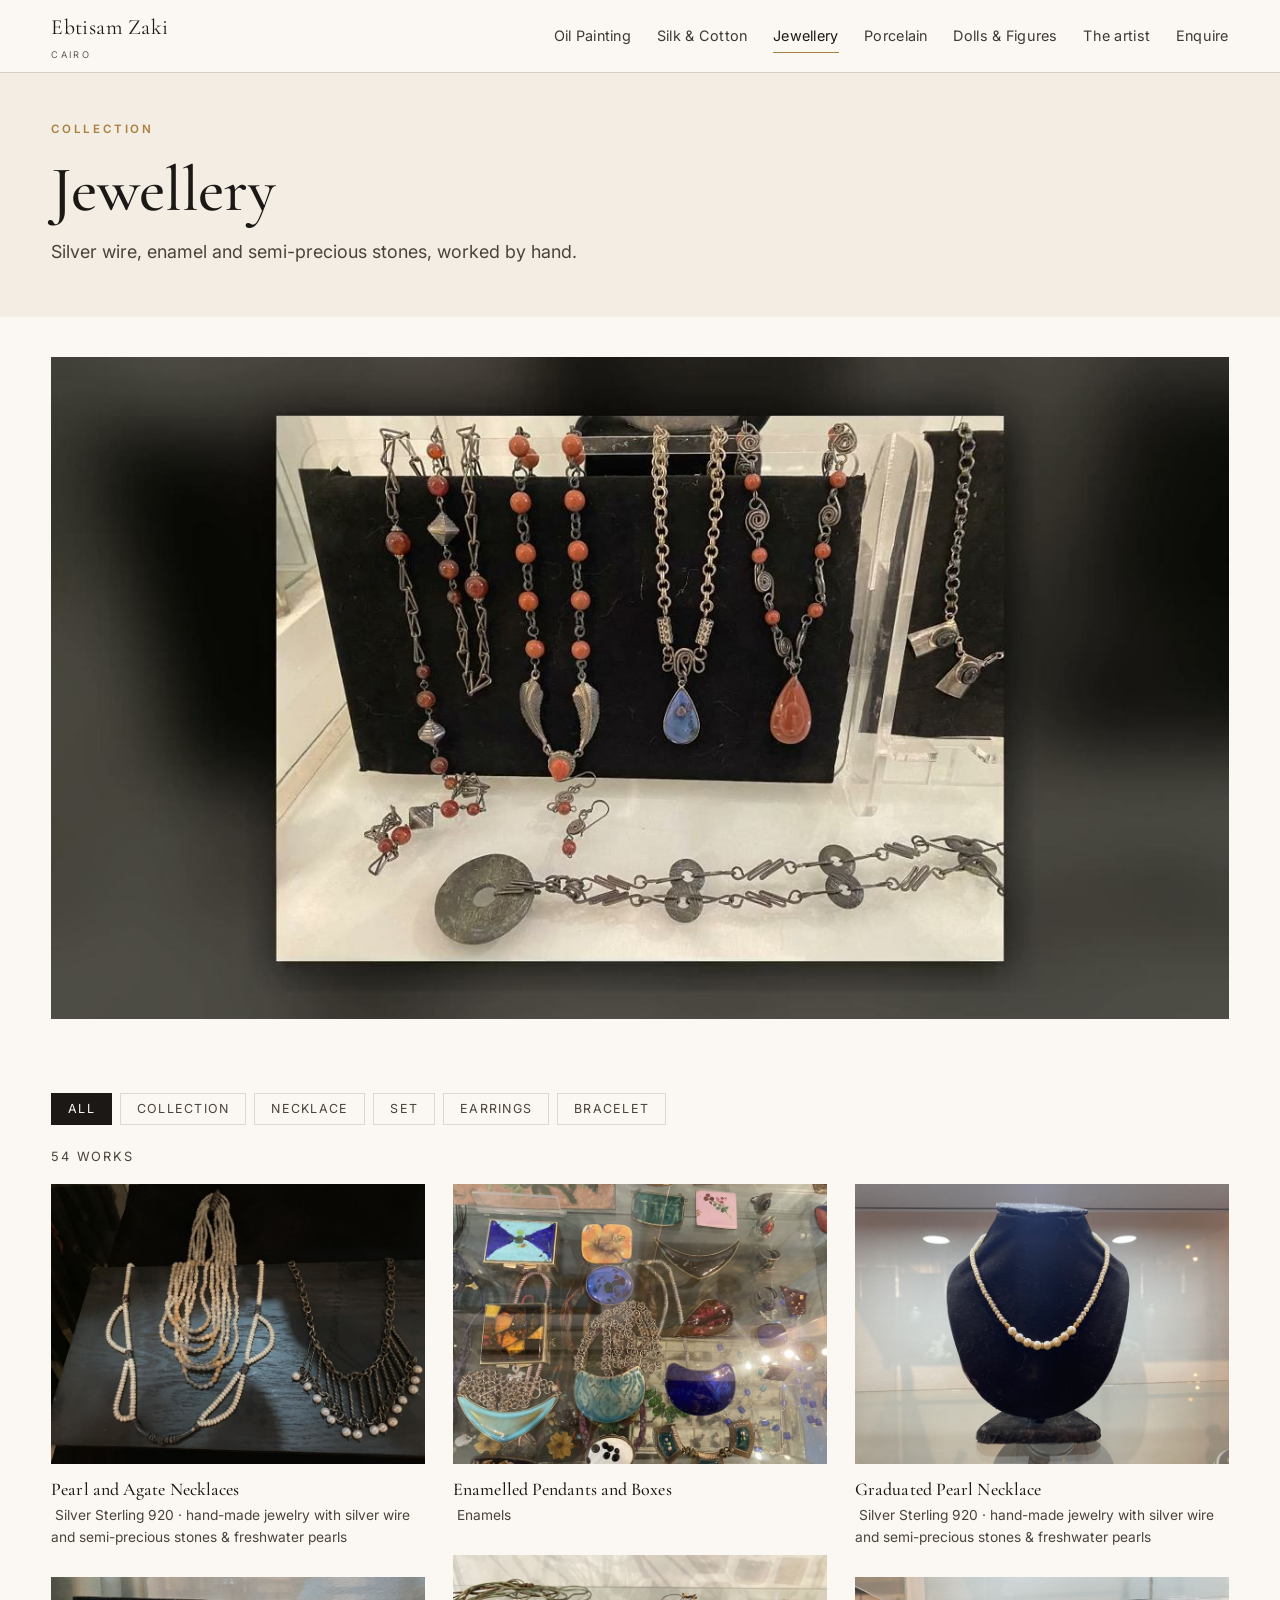
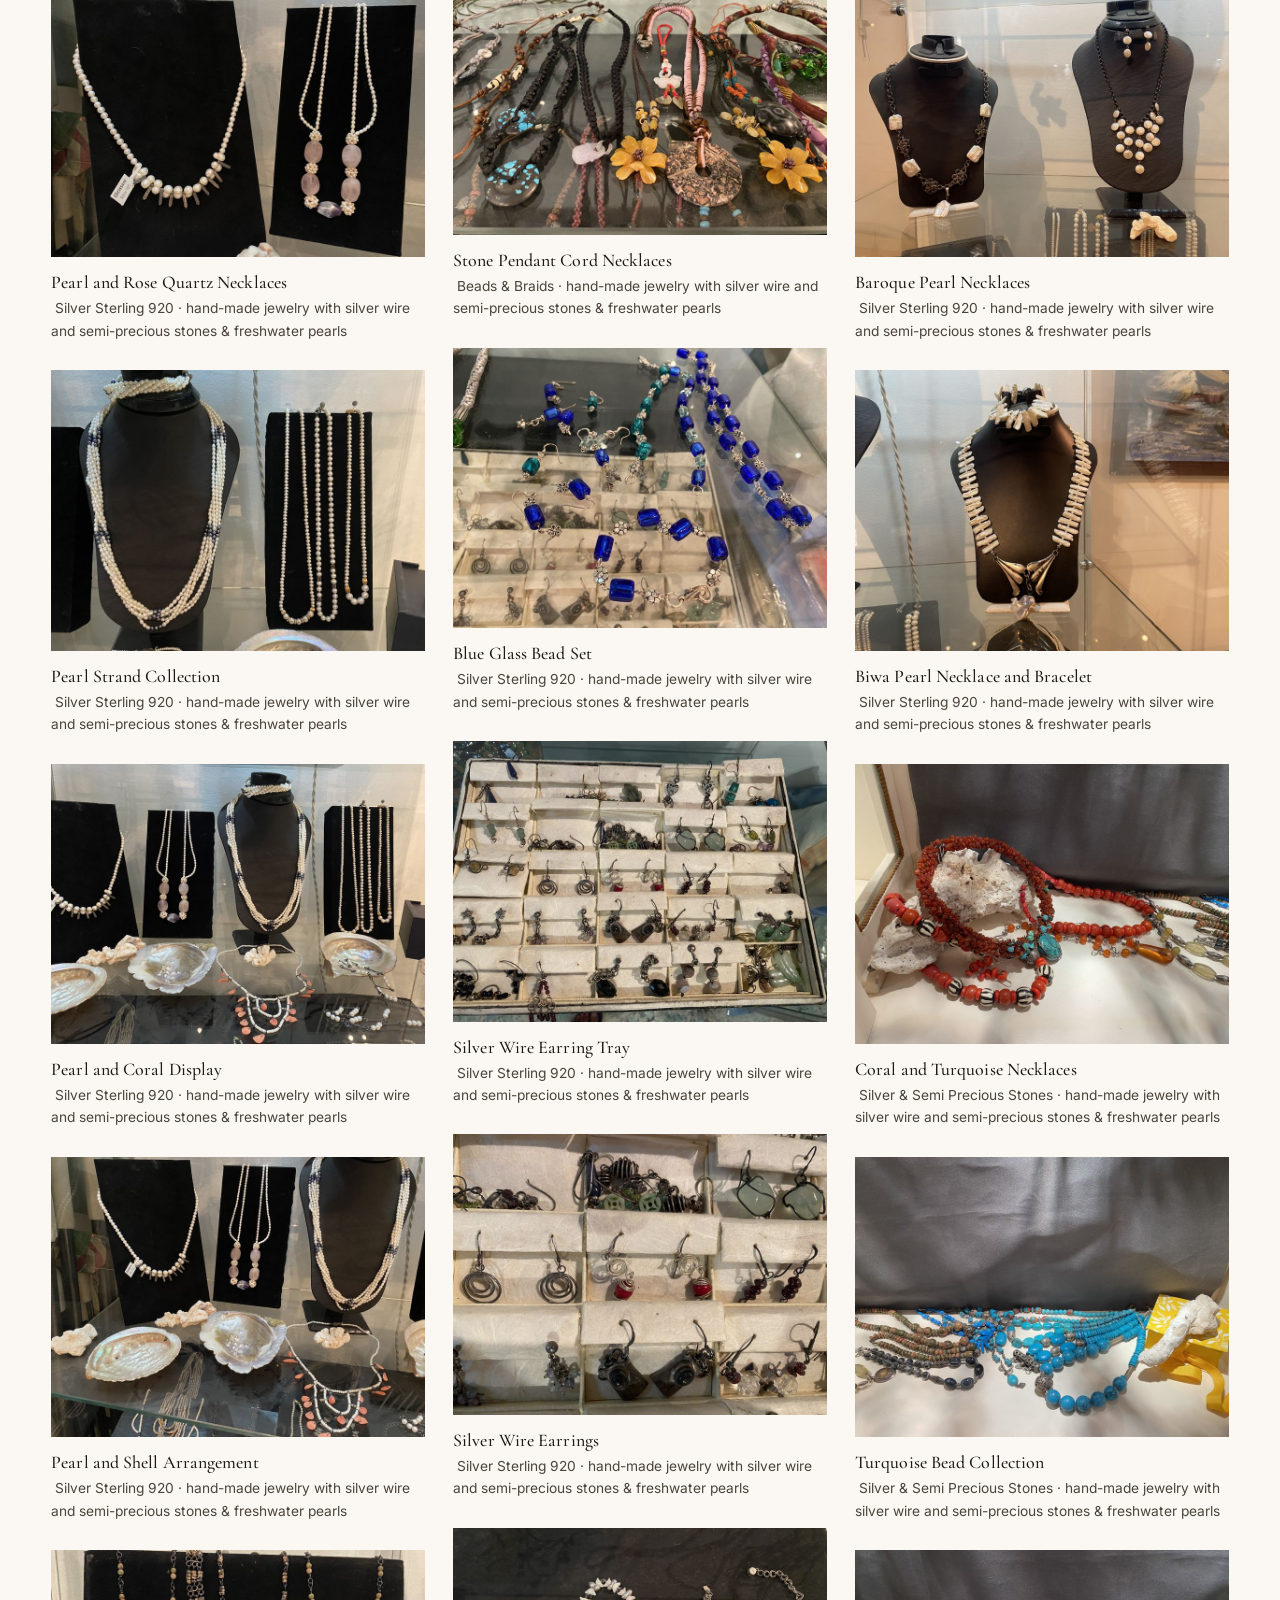
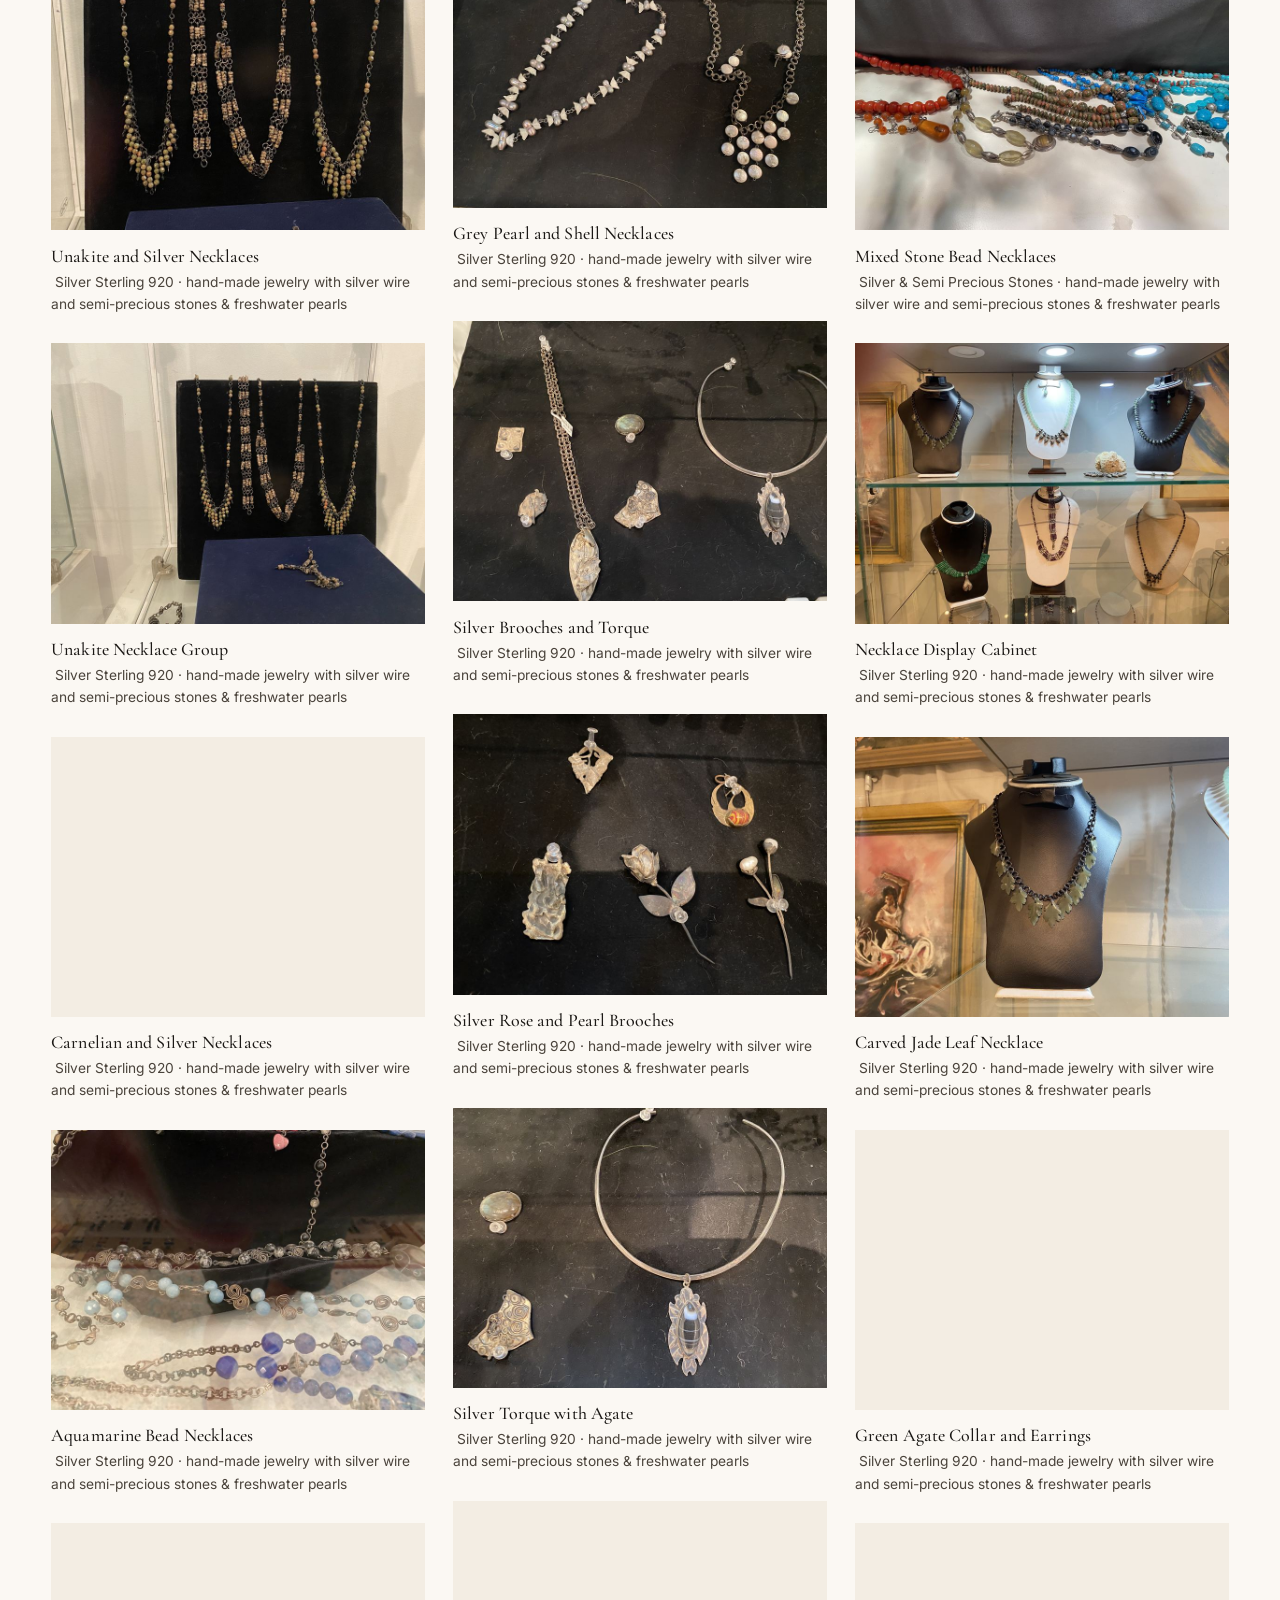
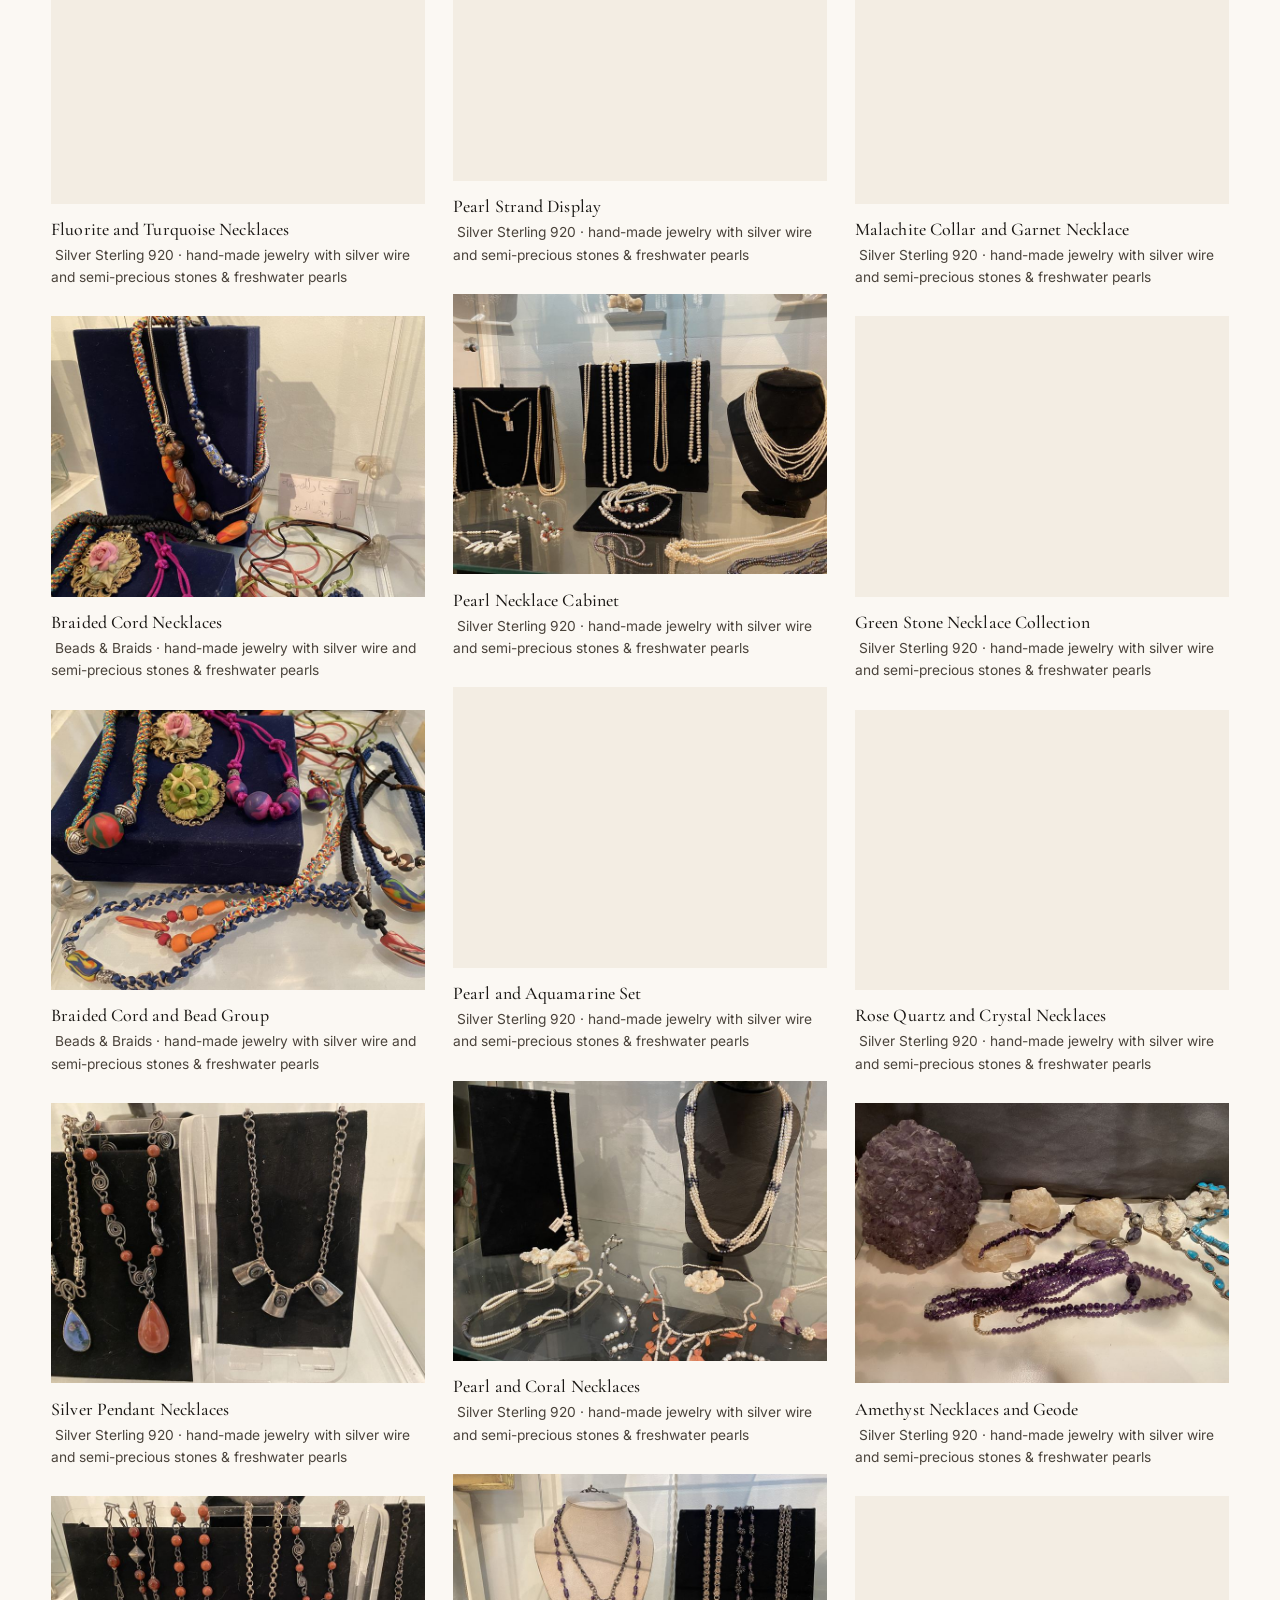
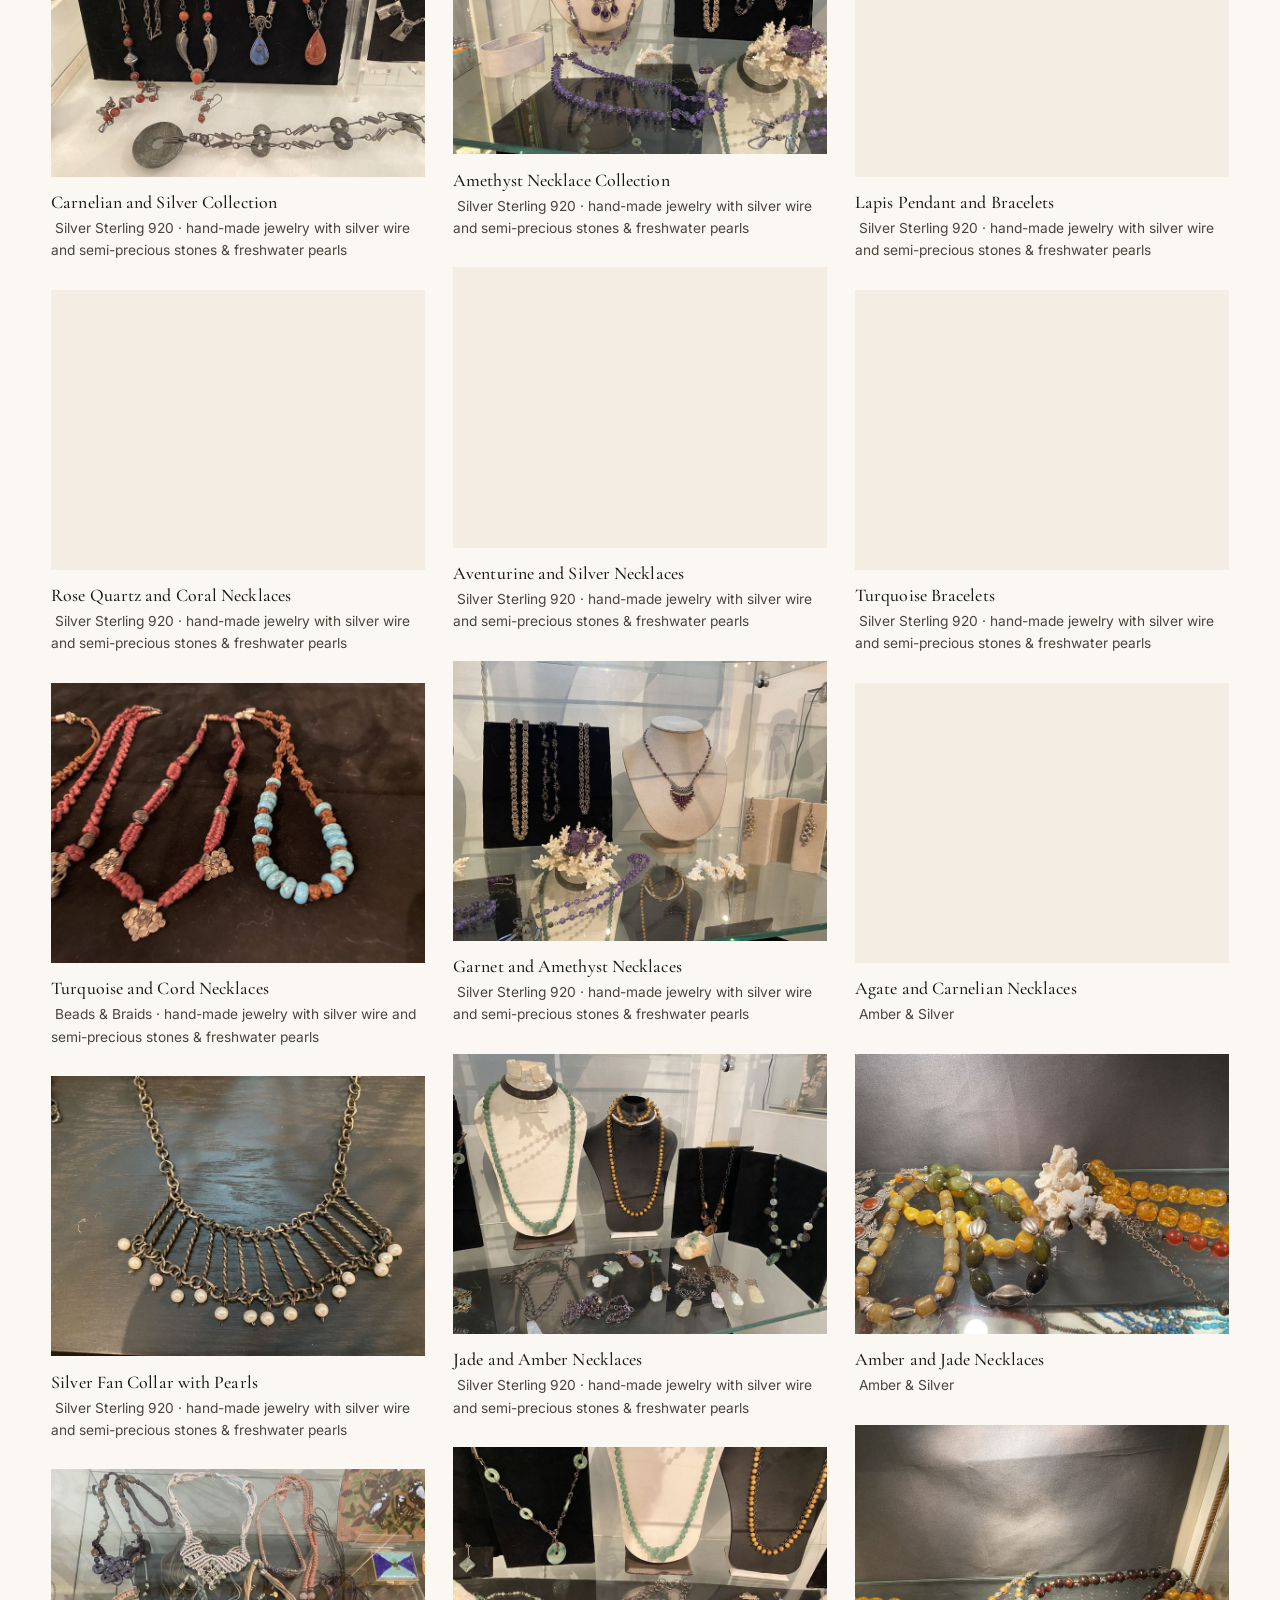
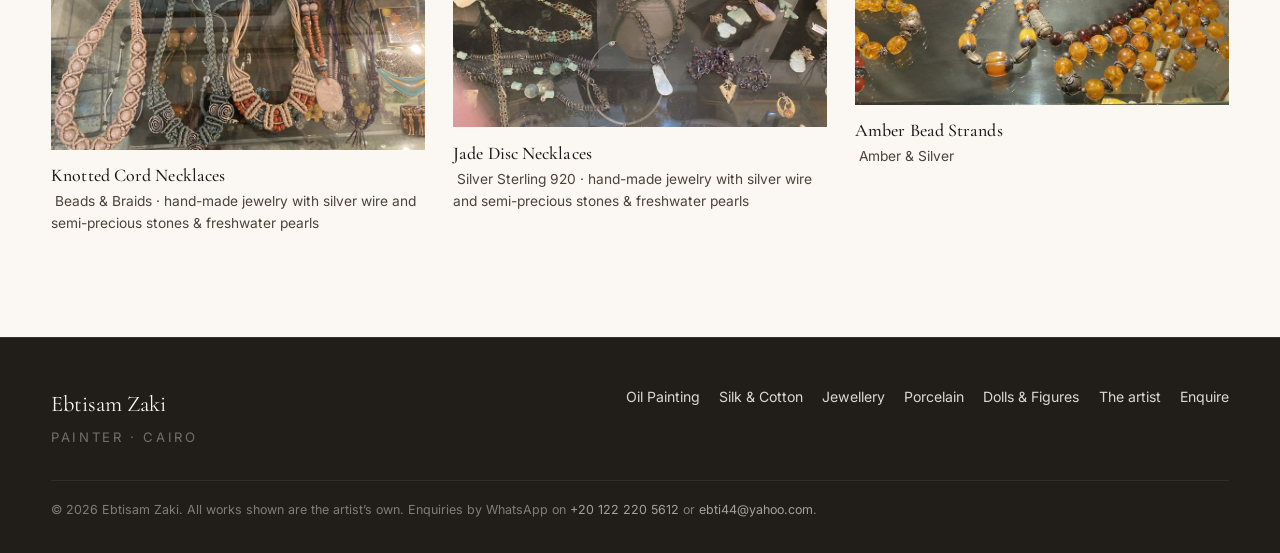
<file: jewellery.html>
<!doctype html>
<html lang="en">
<head>
<meta charset="utf-8">
<meta name="viewport" content="width=device-width,initial-scale=1">
<title>Jewellery &mdash; Ebtisam Zaki</title>
<meta name="description" content="Silver wire, enamel and semi-precious stones, worked by hand.">
<link rel="canonical" href="https://ebtisam-artistry.com/">
<meta property="og:title" content="Jewellery &mdash; Ebtisam Zaki">
<meta property="og:description" content="Silver wire, enamel and semi-precious stones, worked by hand.">
<meta property="og:type" content="website">
<meta property="og:site_name" content="Ebtisam Zaki">
<meta property="og:image" content="https://ebtisam-artistry.com/assets/film/jewellery.jpg">
<meta name="twitter:card" content="summary_large_image">
<link rel="preconnect" href="https://fonts.googleapis.com">
<link rel="preconnect" href="https://fonts.gstatic.com" crossorigin>
<link href="https://fonts.googleapis.com/css2?family=Cormorant+Garamond:wght@300;400;500;600&family=Inter:wght@400;500;600&display=swap" rel="stylesheet">
<link rel="stylesheet" href="assets/site.css">
</head>
<body>
<header class="nav">
  <div class="wrap">
    <a class="brand" href="index.html">Ebtisam Zaki<small>Cairo</small></a>
    <button class="nav-toggle" aria-label="Menu" aria-expanded="false">&#9776;</button>
    <nav class="nav-links">
      <a href="oil-painting.html">Oil Painting</a><a href="silk-cotton.html">Silk & Cotton</a><a href="jewellery.html" aria-current="page">Jewellery</a><a href="porcelain.html">Porcelain</a><a href="dolls-figures.html">Dolls & Figures</a>
      <a href="about.html">The artist</a>
      <a href="enquire.html">Enquire</a>
    </nav>
  </div>
</header>

<section class="gal-head">
  <div class="wrap">
    <span class="eyebrow">Collection</span>
    <h1>Jewellery</h1>
    <p class="lead">Silver wire, enamel and semi-precious stones, worked by hand.</p>
  </div>
</section>
<div class="wrap" style="padding-top:2.5rem">
  <video class="film" autoplay muted loop playsinline poster="assets/film/jewellery.jpg">
    <source src="assets/film/jewellery.mp4" type="video/mp4">
  </video>
</div>
<section style="padding-top:2.5rem">
  <div class="wrap">
    <div class="filters"><button data-filter="all" aria-pressed="true">All</button><button data-filter="collection" aria-pressed="false">Collection</button><button data-filter="necklace" aria-pressed="false">Necklace</button><button data-filter="set" aria-pressed="false">Set</button><button data-filter="earrings" aria-pressed="false">Earrings</button><button data-filter="bracelet" aria-pressed="false">Bracelet</button></div>
    <p class="count" style="margin:1.4rem 0 0">54 works</p>
    <div class="masonry"><figure class="work" data-subject="collection" data-full="assets/art/full/pearl-and-agate-necklaces.jpg" data-title="Pearl and Agate Necklaces" data-blurb="Three necklaces of pearl and agate beads beside an oxidised silver chain hung with pearls." data-medium="Silver Sterling 920" data-dims="hand-made jewelry with silver wire and semi-precious stones &amp; freshwater pearls"><img src="assets/art/grid/pearl-and-agate-necklaces.jpg" width="800" height="600" loading="lazy" decoding="async" alt="Pearl and Agate Necklaces"><figcaption><b>Pearl and Agate Necklaces</b> &nbsp;Silver Sterling 920 &middot; hand-made jewelry with silver wire and semi-precious stones & freshwater pearls</figcaption></figure><figure class="work" data-subject="collection" data-full="assets/art/full/pearl-and-rose-quartz-necklaces.jpg" data-title="Pearl and Rose Quartz Necklaces" data-blurb="A pearl necklace with silver spikes shown beside a rose quartz and amethyst strand." data-medium="Silver Sterling 920" data-dims="hand-made jewelry with silver wire and semi-precious stones &amp; freshwater pearls"><img src="assets/art/grid/pearl-and-rose-quartz-necklaces.jpg" width="800" height="600" loading="lazy" decoding="async" alt="Pearl and Rose Quartz Necklaces"><figcaption><b>Pearl and Rose Quartz Necklaces</b> &nbsp;Silver Sterling 920 &middot; hand-made jewelry with silver wire and semi-precious stones & freshwater pearls</figcaption></figure><figure class="work" data-subject="collection" data-full="assets/art/full/pearl-strand-collection.jpg" data-title="Pearl Strand Collection" data-blurb="A multi-strand pearl necklace on a bust with three further pearl strands alongside." data-medium="Silver Sterling 920" data-dims="hand-made jewelry with silver wire and semi-precious stones &amp; freshwater pearls"><img src="assets/art/grid/pearl-strand-collection.jpg" width="800" height="600" loading="lazy" decoding="async" alt="Pearl Strand Collection"><figcaption><b>Pearl Strand Collection</b> &nbsp;Silver Sterling 920 &middot; hand-made jewelry with silver wire and semi-precious stones & freshwater pearls</figcaption></figure><figure class="work" data-subject="collection" data-full="assets/art/full/pearl-and-coral-display.jpg" data-title="Pearl and Coral Display" data-blurb="A cabinet shelf of pearl and coral necklaces arranged among shells and coral branches." data-medium="Silver Sterling 920" data-dims="hand-made jewelry with silver wire and semi-precious stones &amp; freshwater pearls"><img src="assets/art/grid/pearl-and-coral-display.jpg" width="800" height="600" loading="lazy" decoding="async" alt="Pearl and Coral Display"><figcaption><b>Pearl and Coral Display</b> &nbsp;Silver Sterling 920 &middot; hand-made jewelry with silver wire and semi-precious stones & freshwater pearls</figcaption></figure><figure class="work" data-subject="collection" data-full="assets/art/full/pearl-and-shell-arrangement.jpg" data-title="Pearl and Shell Arrangement" data-blurb="Pearl necklaces on velvet stands above a shelf laid with mother-of-pearl shells." data-medium="Silver Sterling 920" data-dims="hand-made jewelry with silver wire and semi-precious stones &amp; freshwater pearls"><img src="assets/art/grid/pearl-and-shell-arrangement.jpg" width="800" height="600" loading="lazy" decoding="async" alt="Pearl and Shell Arrangement"><figcaption><b>Pearl and Shell Arrangement</b> &nbsp;Silver Sterling 920 &middot; hand-made jewelry with silver wire and semi-precious stones & freshwater pearls</figcaption></figure><figure class="work" data-subject="collection" data-full="assets/art/full/unakite-and-silver-necklaces.jpg" data-title="Unakite and Silver Necklaces" data-blurb="Four necklaces of green unakite beads and linked silver wire on a velvet board." data-medium="Silver Sterling 920" data-dims="hand-made jewelry with silver wire and semi-precious stones &amp; freshwater pearls"><img src="assets/art/grid/unakite-and-silver-necklaces.jpg" width="800" height="600" loading="lazy" decoding="async" alt="Unakite and Silver Necklaces"><figcaption><b>Unakite and Silver Necklaces</b> &nbsp;Silver Sterling 920 &middot; hand-made jewelry with silver wire and semi-precious stones & freshwater pearls</figcaption></figure><figure class="work" data-subject="collection" data-full="assets/art/full/unakite-necklace-group.jpg" data-title="Unakite Necklace Group" data-blurb="The same velvet board of unakite and silver necklaces, with a small piece below." data-medium="Silver Sterling 920" data-dims="hand-made jewelry with silver wire and semi-precious stones &amp; freshwater pearls"><img src="assets/art/grid/unakite-necklace-group.jpg" width="800" height="600" loading="lazy" decoding="async" alt="Unakite Necklace Group"><figcaption><b>Unakite Necklace Group</b> &nbsp;Silver Sterling 920 &middot; hand-made jewelry with silver wire and semi-precious stones & freshwater pearls</figcaption></figure><figure class="work" data-subject="collection" data-full="assets/art/full/carnelian-and-silver-necklaces.jpg" data-title="Carnelian and Silver Necklaces" data-blurb="Carnelian bead necklaces with silver pendants, matching earrings and a stone disc below." data-medium="Silver Sterling 920" data-dims="hand-made jewelry with silver wire and semi-precious stones &amp; freshwater pearls"><img src="assets/art/grid/carnelian-and-silver-necklaces.jpg" width="800" height="600" loading="lazy" decoding="async" alt="Carnelian and Silver Necklaces"><figcaption><b>Carnelian and Silver Necklaces</b> &nbsp;Silver Sterling 920 &middot; hand-made jewelry with silver wire and semi-precious stones & freshwater pearls</figcaption></figure><figure class="work" data-subject="collection" data-full="assets/art/full/aquamarine-bead-necklaces.jpg" data-title="Aquamarine Bead Necklaces" data-blurb="Pale blue bead necklaces joined by silver spiral links, photographed close." data-medium="Silver Sterling 920" data-dims="hand-made jewelry with silver wire and semi-precious stones &amp; freshwater pearls"><img src="assets/art/grid/aquamarine-bead-necklaces.jpg" width="800" height="600" loading="lazy" decoding="async" alt="Aquamarine Bead Necklaces"><figcaption><b>Aquamarine Bead Necklaces</b> &nbsp;Silver Sterling 920 &middot; hand-made jewelry with silver wire and semi-precious stones & freshwater pearls</figcaption></figure><figure class="work" data-subject="collection" data-full="assets/art/full/fluorite-and-turquoise-necklaces.jpg" data-title="Fluorite and Turquoise Necklaces" data-blurb="A fluorite bead necklace on one bust and a banded agate and turquoise necklace on another." data-medium="Silver Sterling 920" data-dims="hand-made jewelry with silver wire and semi-precious stones &amp; freshwater pearls"><img src="assets/art/grid/fluorite-and-turquoise-necklaces.jpg" width="800" height="600" loading="lazy" decoding="async" alt="Fluorite and Turquoise Necklaces"><figcaption><b>Fluorite and Turquoise Necklaces</b> &nbsp;Silver Sterling 920 &middot; hand-made jewelry with silver wire and semi-precious stones & freshwater pearls</figcaption></figure><figure class="work" data-subject="collection" data-full="assets/art/full/braided-cord-necklaces.jpg" data-title="Braided Cord Necklaces" data-blurb="Braided cord necklaces strung with agate beads, shown with a porcelain rose brooch." data-medium="Beads &amp; Braids" data-dims="hand-made jewelry with silver wire and semi-precious stones &amp; freshwater pearls"><img src="assets/art/grid/braided-cord-necklaces.jpg" width="800" height="600" loading="lazy" decoding="async" alt="Braided Cord Necklaces"><figcaption><b>Braided Cord Necklaces</b> &nbsp;Beads & Braids &middot; hand-made jewelry with silver wire and semi-precious stones & freshwater pearls</figcaption></figure><figure class="work" data-subject="collection" data-full="assets/art/full/braided-cord-and-bead-group.jpg" data-title="Braided Cord and Bead Group" data-blurb="Bright braided cords with painted beads and two floral brooches on a blue box." data-medium="Beads &amp; Braids" data-dims="hand-made jewelry with silver wire and semi-precious stones &amp; freshwater pearls"><img src="assets/art/grid/braided-cord-and-bead-group.jpg" width="800" height="600" loading="lazy" decoding="async" alt="Braided Cord and Bead Group"><figcaption><b>Braided Cord and Bead Group</b> &nbsp;Beads & Braids &middot; hand-made jewelry with silver wire and semi-precious stones & freshwater pearls</figcaption></figure><figure class="work" data-subject="collection" data-full="assets/art/full/silver-pendant-necklaces.jpg" data-title="Silver Pendant Necklaces" data-blurb="A carnelian teardrop necklace beside a silver chain set with three small stones." data-medium="Silver Sterling 920" data-dims="hand-made jewelry with silver wire and semi-precious stones &amp; freshwater pearls"><img src="assets/art/grid/silver-pendant-necklaces.jpg" width="800" height="600" loading="lazy" decoding="async" alt="Silver Pendant Necklaces"><figcaption><b>Silver Pendant Necklaces</b> &nbsp;Silver Sterling 920 &middot; hand-made jewelry with silver wire and semi-precious stones & freshwater pearls</figcaption></figure><figure class="work" data-subject="collection" data-full="assets/art/full/carnelian-and-silver-collection.jpg" data-title="Carnelian and Silver Collection" data-blurb="Carnelian necklaces with silver feather and teardrop pendants laid out on black velvet." data-medium="Silver Sterling 920" data-dims="hand-made jewelry with silver wire and semi-precious stones &amp; freshwater pearls"><img src="assets/art/grid/carnelian-and-silver-collection.jpg" width="800" height="600" loading="lazy" decoding="async" alt="Carnelian and Silver Collection"><figcaption><b>Carnelian and Silver Collection</b> &nbsp;Silver Sterling 920 &middot; hand-made jewelry with silver wire and semi-precious stones & freshwater pearls</figcaption></figure><figure class="work" data-subject="collection" data-full="assets/art/full/rose-quartz-and-coral-necklaces.jpg" data-title="Rose Quartz and Coral Necklaces" data-blurb="Rose quartz and coral necklaces displayed with a turquoise cord piece and a fringed strand." data-medium="Silver Sterling 920" data-dims="hand-made jewelry with silver wire and semi-precious stones &amp; freshwater pearls"><img src="assets/art/grid/rose-quartz-and-coral-necklaces.jpg" width="800" height="600" loading="lazy" decoding="async" alt="Rose Quartz and Coral Necklaces"><figcaption><b>Rose Quartz and Coral Necklaces</b> &nbsp;Silver Sterling 920 &middot; hand-made jewelry with silver wire and semi-precious stones & freshwater pearls</figcaption></figure><figure class="work" data-subject="collection" data-full="assets/art/full/turquoise-and-cord-necklaces.jpg" data-title="Turquoise and Cord Necklaces" data-blurb="Three knotted cord necklaces with silver pendants and turquoise beads on a dark cloth." data-medium="Beads &amp; Braids" data-dims="hand-made jewelry with silver wire and semi-precious stones &amp; freshwater pearls"><img src="assets/art/grid/turquoise-and-cord-necklaces.jpg" width="800" height="600" loading="lazy" decoding="async" alt="Turquoise and Cord Necklaces"><figcaption><b>Turquoise and Cord Necklaces</b> &nbsp;Beads & Braids &middot; hand-made jewelry with silver wire and semi-precious stones & freshwater pearls</figcaption></figure><figure class="work" data-subject="necklace" data-full="assets/art/full/silver-fan-collar-with-pearls.jpg" data-title="Silver Fan Collar with Pearls" data-blurb="An oxidised silver collar of twisted wire bars hung with small freshwater pearls." data-medium="Silver Sterling 920" data-dims="hand-made jewelry with silver wire and semi-precious stones &amp; freshwater pearls"><img src="assets/art/grid/silver-fan-collar-with-pearls.jpg" width="800" height="600" loading="lazy" decoding="async" alt="Silver Fan Collar with Pearls"><figcaption><b>Silver Fan Collar with Pearls</b> &nbsp;Silver Sterling 920 &middot; hand-made jewelry with silver wire and semi-precious stones & freshwater pearls</figcaption></figure><figure class="work" data-subject="collection" data-full="assets/art/full/knotted-cord-necklaces.jpg" data-title="Knotted Cord Necklaces" data-blurb="A case of knotted cord collars in soft colours, several set with stone beads." data-medium="Beads &amp; Braids" data-dims="hand-made jewelry with silver wire and semi-precious stones &amp; freshwater pearls"><img src="assets/art/grid/knotted-cord-necklaces.jpg" width="800" height="600" loading="lazy" decoding="async" alt="Knotted Cord Necklaces"><figcaption><b>Knotted Cord Necklaces</b> &nbsp;Beads & Braids &middot; hand-made jewelry with silver wire and semi-precious stones & freshwater pearls</figcaption></figure><figure class="work" data-subject="collection" data-full="assets/art/full/enamelled-pendants-and-boxes.jpg" data-title="Enamelled Pendants and Boxes" data-blurb="Enamelled crescent pendants and small boxes in blue and turquoise, shown with silver rings." data-medium="Enamels" data-dims=""><img src="assets/art/grid/enamelled-pendants-and-boxes.jpg" width="800" height="600" loading="lazy" decoding="async" alt="Enamelled Pendants and Boxes"><figcaption><b>Enamelled Pendants and Boxes</b> &nbsp;Enamels</figcaption></figure><figure class="work" data-subject="collection" data-full="assets/art/full/stone-pendant-cord-necklaces.jpg" data-title="Stone Pendant Cord Necklaces" data-blurb="Cord necklaces carrying carved stone discs, amber flowers and a jade fish." data-medium="Beads &amp; Braids" data-dims="hand-made jewelry with silver wire and semi-precious stones &amp; freshwater pearls"><img src="assets/art/grid/stone-pendant-cord-necklaces.jpg" width="800" height="600" loading="lazy" decoding="async" alt="Stone Pendant Cord Necklaces"><figcaption><b>Stone Pendant Cord Necklaces</b> &nbsp;Beads & Braids &middot; hand-made jewelry with silver wire and semi-precious stones & freshwater pearls</figcaption></figure><figure class="work" data-subject="set" data-full="assets/art/full/blue-glass-bead-set.jpg" data-title="Blue Glass Bead Set" data-blurb="A necklace, bracelet and earrings of cobalt glass beads with silver flower spacers." data-medium="Silver Sterling 920" data-dims="hand-made jewelry with silver wire and semi-precious stones &amp; freshwater pearls"><img src="assets/art/grid/blue-glass-bead-set.jpg" width="800" height="600" loading="lazy" decoding="async" alt="Blue Glass Bead Set"><figcaption><b>Blue Glass Bead Set</b> &nbsp;Silver Sterling 920 &middot; hand-made jewelry with silver wire and semi-precious stones & freshwater pearls</figcaption></figure><figure class="work" data-subject="earrings" data-full="assets/art/full/silver-wire-earring-tray.jpg" data-title="Silver Wire Earring Tray" data-blurb="A paper-lined tray holding many pairs of hand-wound silver wire earrings." data-medium="Silver Sterling 920" data-dims="hand-made jewelry with silver wire and semi-precious stones &amp; freshwater pearls"><img src="assets/art/grid/silver-wire-earring-tray.jpg" width="800" height="600" loading="lazy" decoding="async" alt="Silver Wire Earring Tray"><figcaption><b>Silver Wire Earring Tray</b> &nbsp;Silver Sterling 920 &middot; hand-made jewelry with silver wire and semi-precious stones & freshwater pearls</figcaption></figure><figure class="work" data-subject="earrings" data-full="assets/art/full/silver-wire-earrings.jpg" data-title="Silver Wire Earrings" data-blurb="A closer view of the tray, showing spiral silver earrings set with coral and jade." data-medium="Silver Sterling 920" data-dims="hand-made jewelry with silver wire and semi-precious stones &amp; freshwater pearls"><img src="assets/art/grid/silver-wire-earrings.jpg" width="800" height="600" loading="lazy" decoding="async" alt="Silver Wire Earrings"><figcaption><b>Silver Wire Earrings</b> &nbsp;Silver Sterling 920 &middot; hand-made jewelry with silver wire and semi-precious stones & freshwater pearls</figcaption></figure><figure class="work" data-subject="collection" data-full="assets/art/full/grey-pearl-and-shell-necklaces.jpg" data-title="Grey Pearl and Shell Necklaces" data-blurb="A grey pearl and shell necklace beside a cascade of coin pearls on oxidised chain." data-medium="Silver Sterling 920" data-dims="hand-made jewelry with silver wire and semi-precious stones &amp; freshwater pearls"><img src="assets/art/grid/grey-pearl-and-shell-necklaces.jpg" width="800" height="600" loading="lazy" decoding="async" alt="Grey Pearl and Shell Necklaces"><figcaption><b>Grey Pearl and Shell Necklaces</b> &nbsp;Silver Sterling 920 &middot; hand-made jewelry with silver wire and semi-precious stones & freshwater pearls</figcaption></figure><figure class="work" data-subject="collection" data-full="assets/art/full/silver-brooches-and-torque.jpg" data-title="Silver Brooches and Torque" data-blurb="Silver brooches worked in spirals shown with a torque carrying a banded agate pendant." data-medium="Silver Sterling 920" data-dims="hand-made jewelry with silver wire and semi-precious stones &amp; freshwater pearls"><img src="assets/art/grid/silver-brooches-and-torque.jpg" width="800" height="600" loading="lazy" decoding="async" alt="Silver Brooches and Torque"><figcaption><b>Silver Brooches and Torque</b> &nbsp;Silver Sterling 920 &middot; hand-made jewelry with silver wire and semi-precious stones & freshwater pearls</figcaption></figure><figure class="work" data-subject="collection" data-full="assets/art/full/silver-rose-and-pearl-brooches.jpg" data-title="Silver Rose and Pearl Brooches" data-blurb="A silver rose, a pearl flower spray and three small pendants on black velvet." data-medium="Silver Sterling 920" data-dims="hand-made jewelry with silver wire and semi-precious stones &amp; freshwater pearls"><img src="assets/art/grid/silver-rose-and-pearl-brooches.jpg" width="800" height="600" loading="lazy" decoding="async" alt="Silver Rose and Pearl Brooches"><figcaption><b>Silver Rose and Pearl Brooches</b> &nbsp;Silver Sterling 920 &middot; hand-made jewelry with silver wire and semi-precious stones & freshwater pearls</figcaption></figure><figure class="work" data-subject="necklace" data-full="assets/art/full/silver-torque-with-agate.jpg" data-title="Silver Torque with Agate" data-blurb="A plain silver torque hung with a leaf-shaped mount holding a banded agate." data-medium="Silver Sterling 920" data-dims="hand-made jewelry with silver wire and semi-precious stones &amp; freshwater pearls"><img src="assets/art/grid/silver-torque-with-agate.jpg" width="800" height="600" loading="lazy" decoding="async" alt="Silver Torque with Agate"><figcaption><b>Silver Torque with Agate</b> &nbsp;Silver Sterling 920 &middot; hand-made jewelry with silver wire and semi-precious stones & freshwater pearls</figcaption></figure><figure class="work" data-subject="collection" data-full="assets/art/full/pearl-strand-display.jpg" data-title="Pearl Strand Display" data-blurb="Pearl strands shown in their cases and laid across the glass of the cabinet." data-medium="Silver Sterling 920" data-dims="hand-made jewelry with silver wire and semi-precious stones &amp; freshwater pearls"><img src="assets/art/grid/pearl-strand-display.jpg" width="800" height="600" loading="lazy" decoding="async" alt="Pearl Strand Display"><figcaption><b>Pearl Strand Display</b> &nbsp;Silver Sterling 920 &middot; hand-made jewelry with silver wire and semi-precious stones & freshwater pearls</figcaption></figure><figure class="work" data-subject="collection" data-full="assets/art/full/pearl-necklace-cabinet.jpg" data-title="Pearl Necklace Cabinet" data-blurb="A cabinet of pearl necklaces, with a multi-strand piece on a velvet bust at right." data-medium="Silver Sterling 920" data-dims="hand-made jewelry with silver wire and semi-precious stones &amp; freshwater pearls"><img src="assets/art/grid/pearl-necklace-cabinet.jpg" width="800" height="600" loading="lazy" decoding="async" alt="Pearl Necklace Cabinet"><figcaption><b>Pearl Necklace Cabinet</b> &nbsp;Silver Sterling 920 &middot; hand-made jewelry with silver wire and semi-precious stones & freshwater pearls</figcaption></figure><figure class="work" data-subject="set" data-full="assets/art/full/pearl-and-aquamarine-set.jpg" data-title="Pearl and Aquamarine Set" data-blurb="A pearl and aquamarine collar with matching earrings and a twisted pearl strand." data-medium="Silver Sterling 920" data-dims="hand-made jewelry with silver wire and semi-precious stones &amp; freshwater pearls"><img src="assets/art/grid/pearl-and-aquamarine-set.jpg" width="800" height="600" loading="lazy" decoding="async" alt="Pearl and Aquamarine Set"><figcaption><b>Pearl and Aquamarine Set</b> &nbsp;Silver Sterling 920 &middot; hand-made jewelry with silver wire and semi-precious stones & freshwater pearls</figcaption></figure><figure class="work" data-subject="collection" data-full="assets/art/full/pearl-and-coral-necklaces.jpg" data-title="Pearl and Coral Necklaces" data-blurb="A pearl and lapis twist on a bust above pearl strands and a coral leaf necklace." data-medium="Silver Sterling 920" data-dims="hand-made jewelry with silver wire and semi-precious stones &amp; freshwater pearls"><img src="assets/art/grid/pearl-and-coral-necklaces.jpg" width="800" height="600" loading="lazy" decoding="async" alt="Pearl and Coral Necklaces"><figcaption><b>Pearl and Coral Necklaces</b> &nbsp;Silver Sterling 920 &middot; hand-made jewelry with silver wire and semi-precious stones & freshwater pearls</figcaption></figure><figure class="work" data-subject="collection" data-full="assets/art/full/amethyst-necklace-collection.jpg" data-title="Amethyst Necklace Collection" data-blurb="Amethyst necklaces on a bust and velvet board, with bead strands on the shelf below." data-medium="Silver Sterling 920" data-dims="hand-made jewelry with silver wire and semi-precious stones &amp; freshwater pearls"><img src="assets/art/grid/amethyst-necklace-collection.jpg" width="800" height="600" loading="lazy" decoding="async" alt="Amethyst Necklace Collection"><figcaption><b>Amethyst Necklace Collection</b> &nbsp;Silver Sterling 920 &middot; hand-made jewelry with silver wire and semi-precious stones & freshwater pearls</figcaption></figure><figure class="work" data-subject="collection" data-full="assets/art/full/aventurine-and-silver-necklaces.jpg" data-title="Aventurine and Silver Necklaces" data-blurb="Pale green stone necklaces and earrings on velvet boards, with more pieces below." data-medium="Silver Sterling 920" data-dims="hand-made jewelry with silver wire and semi-precious stones &amp; freshwater pearls"><img src="assets/art/grid/aventurine-and-silver-necklaces.jpg" width="800" height="600" loading="lazy" decoding="async" alt="Aventurine and Silver Necklaces"><figcaption><b>Aventurine and Silver Necklaces</b> &nbsp;Silver Sterling 920 &middot; hand-made jewelry with silver wire and semi-precious stones & freshwater pearls</figcaption></figure><figure class="work" data-subject="collection" data-full="assets/art/full/garnet-and-amethyst-necklaces.jpg" data-title="Garnet and Amethyst Necklaces" data-blurb="A garnet fringe necklace on a bust beside silver chains set with amethyst." data-medium="Silver Sterling 920" data-dims="hand-made jewelry with silver wire and semi-precious stones &amp; freshwater pearls"><img src="assets/art/grid/garnet-and-amethyst-necklaces.jpg" width="800" height="600" loading="lazy" decoding="async" alt="Garnet and Amethyst Necklaces"><figcaption><b>Garnet and Amethyst Necklaces</b> &nbsp;Silver Sterling 920 &middot; hand-made jewelry with silver wire and semi-precious stones & freshwater pearls</figcaption></figure><figure class="work" data-subject="collection" data-full="assets/art/full/jade-and-amber-necklaces.jpg" data-title="Jade and Amber Necklaces" data-blurb="An aventurine necklace with a carved jade centre shown beside amber bead strands." data-medium="Silver Sterling 920" data-dims="hand-made jewelry with silver wire and semi-precious stones &amp; freshwater pearls"><img src="assets/art/grid/jade-and-amber-necklaces.jpg" width="800" height="600" loading="lazy" decoding="async" alt="Jade and Amber Necklaces"><figcaption><b>Jade and Amber Necklaces</b> &nbsp;Silver Sterling 920 &middot; hand-made jewelry with silver wire and semi-precious stones & freshwater pearls</figcaption></figure><figure class="work" data-subject="collection" data-full="assets/art/full/jade-disc-necklaces.jpg" data-title="Jade Disc Necklaces" data-blurb="Necklaces of jade discs, green aventurine and amber beads on their stands." data-medium="Silver Sterling 920" data-dims="hand-made jewelry with silver wire and semi-precious stones &amp; freshwater pearls"><img src="assets/art/grid/jade-disc-necklaces.jpg" width="800" height="600" loading="lazy" decoding="async" alt="Jade Disc Necklaces"><figcaption><b>Jade Disc Necklaces</b> &nbsp;Silver Sterling 920 &middot; hand-made jewelry with silver wire and semi-precious stones & freshwater pearls</figcaption></figure><figure class="work" data-subject="necklace" data-full="assets/art/full/graduated-pearl-necklace.jpg" data-title="Graduated Pearl Necklace" data-blurb="A single strand of freshwater pearls, graduated to the centre, on a velvet bust." data-medium="Silver Sterling 920" data-dims="hand-made jewelry with silver wire and semi-precious stones &amp; freshwater pearls"><img src="assets/art/grid/graduated-pearl-necklace.jpg" width="800" height="600" loading="lazy" decoding="async" alt="Graduated Pearl Necklace"><figcaption><b>Graduated Pearl Necklace</b> &nbsp;Silver Sterling 920 &middot; hand-made jewelry with silver wire and semi-precious stones & freshwater pearls</figcaption></figure><figure class="work" data-subject="collection" data-full="assets/art/full/baroque-pearl-necklaces.jpg" data-title="Baroque Pearl Necklaces" data-blurb="Two necklaces of large baroque pearls on oxidised chain, with matching earrings." data-medium="Silver Sterling 920" data-dims="hand-made jewelry with silver wire and semi-precious stones &amp; freshwater pearls"><img src="assets/art/grid/baroque-pearl-necklaces.jpg" width="800" height="600" loading="lazy" decoding="async" alt="Baroque Pearl Necklaces"><figcaption><b>Baroque Pearl Necklaces</b> &nbsp;Silver Sterling 920 &middot; hand-made jewelry with silver wire and semi-precious stones & freshwater pearls</figcaption></figure><figure class="work" data-subject="set" data-full="assets/art/full/biwa-pearl-necklace-and-bracelet.jpg" data-title="Biwa Pearl Necklace and Bracelet" data-blurb="A collar of stick pearls with a silver centrepiece and baroque drop, and its bracelet." data-medium="Silver Sterling 920" data-dims="hand-made jewelry with silver wire and semi-precious stones &amp; freshwater pearls"><img src="assets/art/grid/biwa-pearl-necklace-and-bracelet.jpg" width="800" height="600" loading="lazy" decoding="async" alt="Biwa Pearl Necklace and Bracelet"><figcaption><b>Biwa Pearl Necklace and Bracelet</b> &nbsp;Silver Sterling 920 &middot; hand-made jewelry with silver wire and semi-precious stones & freshwater pearls</figcaption></figure><figure class="work" data-subject="collection" data-full="assets/art/full/coral-and-turquoise-necklaces.jpg" data-title="Coral and Turquoise Necklaces" data-blurb="Coral bead necklaces with a turquoise pendant, shown with amber and bone strands." data-medium="Silver &amp; Semi Precious Stones" data-dims="hand-made jewelry with silver wire and semi-precious stones &amp; freshwater pearls"><img src="assets/art/grid/coral-and-turquoise-necklaces.jpg" width="800" height="600" loading="lazy" decoding="async" alt="Coral and Turquoise Necklaces"><figcaption><b>Coral and Turquoise Necklaces</b> &nbsp;Silver & Semi Precious Stones &middot; hand-made jewelry with silver wire and semi-precious stones & freshwater pearls</figcaption></figure><figure class="work" data-subject="collection" data-full="assets/art/full/turquoise-bead-collection.jpg" data-title="Turquoise Bead Collection" data-blurb="Turquoise bead necklaces of several sizes, strung with worked silver beads." data-medium="Silver &amp; Semi Precious Stones" data-dims="hand-made jewelry with silver wire and semi-precious stones &amp; freshwater pearls"><img src="assets/art/grid/turquoise-bead-collection.jpg" width="800" height="600" loading="lazy" decoding="async" alt="Turquoise Bead Collection"><figcaption><b>Turquoise Bead Collection</b> &nbsp;Silver & Semi Precious Stones &middot; hand-made jewelry with silver wire and semi-precious stones & freshwater pearls</figcaption></figure><figure class="work" data-subject="collection" data-full="assets/art/full/mixed-stone-bead-necklaces.jpg" data-title="Mixed Stone Bead Necklaces" data-blurb="A row of bead necklaces in coral, amber, unakite and turquoise laid side by side." data-medium="Silver &amp; Semi Precious Stones" data-dims="hand-made jewelry with silver wire and semi-precious stones &amp; freshwater pearls"><img src="assets/art/grid/mixed-stone-bead-necklaces.jpg" width="800" height="600" loading="lazy" decoding="async" alt="Mixed Stone Bead Necklaces"><figcaption><b>Mixed Stone Bead Necklaces</b> &nbsp;Silver & Semi Precious Stones &middot; hand-made jewelry with silver wire and semi-precious stones & freshwater pearls</figcaption></figure><figure class="work" data-subject="collection" data-full="assets/art/full/necklace-display-cabinet.jpg" data-title="Necklace Display Cabinet" data-blurb="Six necklaces on busts across two lit shelves of a glass display cabinet." data-medium="Silver Sterling 920" data-dims="hand-made jewelry with silver wire and semi-precious stones &amp; freshwater pearls"><img src="assets/art/grid/necklace-display-cabinet.jpg" width="800" height="600" loading="lazy" decoding="async" alt="Necklace Display Cabinet"><figcaption><b>Necklace Display Cabinet</b> &nbsp;Silver Sterling 920 &middot; hand-made jewelry with silver wire and semi-precious stones & freshwater pearls</figcaption></figure><figure class="work" data-subject="necklace" data-full="assets/art/full/carved-jade-leaf-necklace.jpg" data-title="Carved Jade Leaf Necklace" data-blurb="Carved pale jade leaves hung along an oxidised silver chain on a dark bust." data-medium="Silver Sterling 920" data-dims="hand-made jewelry with silver wire and semi-precious stones &amp; freshwater pearls"><img src="assets/art/grid/carved-jade-leaf-necklace.jpg" width="800" height="600" loading="lazy" decoding="async" alt="Carved Jade Leaf Necklace"><figcaption><b>Carved Jade Leaf Necklace</b> &nbsp;Silver Sterling 920 &middot; hand-made jewelry with silver wire and semi-precious stones & freshwater pearls</figcaption></figure><figure class="work" data-subject="set" data-full="assets/art/full/green-agate-collar-and-earrings.jpg" data-title="Green Agate Collar and Earrings" data-blurb="A close-set collar of green agate beads with a matching pair of drop earrings." data-medium="Silver Sterling 920" data-dims="hand-made jewelry with silver wire and semi-precious stones &amp; freshwater pearls"><img src="assets/art/grid/green-agate-collar-and-earrings.jpg" width="800" height="600" loading="lazy" decoding="async" alt="Green Agate Collar and Earrings"><figcaption><b>Green Agate Collar and Earrings</b> &nbsp;Silver Sterling 920 &middot; hand-made jewelry with silver wire and semi-precious stones & freshwater pearls</figcaption></figure><figure class="work" data-subject="collection" data-full="assets/art/full/malachite-collar-and-garnet-necklace.jpg" data-title="Malachite Collar and Garnet Necklace" data-blurb="A green stone collar with silver pendant beside a garnet necklace and bracelet." data-medium="Silver Sterling 920" data-dims="hand-made jewelry with silver wire and semi-precious stones &amp; freshwater pearls"><img src="assets/art/grid/malachite-collar-and-garnet-necklace.jpg" width="800" height="600" loading="lazy" decoding="async" alt="Malachite Collar and Garnet Necklace"><figcaption><b>Malachite Collar and Garnet Necklace</b> &nbsp;Silver Sterling 920 &middot; hand-made jewelry with silver wire and semi-precious stones & freshwater pearls</figcaption></figure><figure class="work" data-subject="collection" data-full="assets/art/full/green-stone-necklace-collection.jpg" data-title="Green Stone Necklace Collection" data-blurb="Necklaces of aventurine and malachite beads with agate pendants on the shelf." data-medium="Silver Sterling 920" data-dims="hand-made jewelry with silver wire and semi-precious stones &amp; freshwater pearls"><img src="assets/art/grid/green-stone-necklace-collection.jpg" width="800" height="600" loading="lazy" decoding="async" alt="Green Stone Necklace Collection"><figcaption><b>Green Stone Necklace Collection</b> &nbsp;Silver Sterling 920 &middot; hand-made jewelry with silver wire and semi-precious stones & freshwater pearls</figcaption></figure><figure class="work" data-subject="collection" data-full="assets/art/full/rose-quartz-and-crystal-necklaces.jpg" data-title="Rose Quartz and Crystal Necklaces" data-blurb="Bead necklaces in rose quartz, aquamarine, smoky quartz and clear rock crystal." data-medium="Silver Sterling 920" data-dims="hand-made jewelry with silver wire and semi-precious stones &amp; freshwater pearls"><img src="assets/art/grid/rose-quartz-and-crystal-necklaces.jpg" width="800" height="600" loading="lazy" decoding="async" alt="Rose Quartz and Crystal Necklaces"><figcaption><b>Rose Quartz and Crystal Necklaces</b> &nbsp;Silver Sterling 920 &middot; hand-made jewelry with silver wire and semi-precious stones & freshwater pearls</figcaption></figure><figure class="work" data-subject="collection" data-full="assets/art/full/amethyst-necklaces-and-geode.jpg" data-title="Amethyst Necklaces and Geode" data-blurb="Amethyst bead necklaces laid out beside a large amethyst geode and quartz pieces." data-medium="Silver Sterling 920" data-dims="hand-made jewelry with silver wire and semi-precious stones &amp; freshwater pearls"><img src="assets/art/grid/amethyst-necklaces-and-geode.jpg" width="800" height="600" loading="lazy" decoding="async" alt="Amethyst Necklaces and Geode"><figcaption><b>Amethyst Necklaces and Geode</b> &nbsp;Silver Sterling 920 &middot; hand-made jewelry with silver wire and semi-precious stones & freshwater pearls</figcaption></figure><figure class="work" data-subject="collection" data-full="assets/art/full/lapis-pendant-and-bracelets.jpg" data-title="Lapis Pendant and Bracelets" data-blurb="A silver-mounted lapis pendant shown with bead bracelets on a velvet stand." data-medium="Silver Sterling 920" data-dims="hand-made jewelry with silver wire and semi-precious stones &amp; freshwater pearls"><img src="assets/art/grid/lapis-pendant-and-bracelets.jpg" width="800" height="600" loading="lazy" decoding="async" alt="Lapis Pendant and Bracelets"><figcaption><b>Lapis Pendant and Bracelets</b> &nbsp;Silver Sterling 920 &middot; hand-made jewelry with silver wire and semi-precious stones & freshwater pearls</figcaption></figure><figure class="work" data-subject="bracelet" data-full="assets/art/full/turquoise-bracelets.jpg" data-title="Turquoise Bracelets" data-blurb="Three turquoise bracelets, two beaded and one banded bangle, on a white stand." data-medium="Silver Sterling 920" data-dims="hand-made jewelry with silver wire and semi-precious stones &amp; freshwater pearls"><img src="assets/art/grid/turquoise-bracelets.jpg" width="800" height="600" loading="lazy" decoding="async" alt="Turquoise Bracelets"><figcaption><b>Turquoise Bracelets</b> &nbsp;Silver Sterling 920 &middot; hand-made jewelry with silver wire and semi-precious stones & freshwater pearls</figcaption></figure><figure class="work" data-subject="collection" data-full="assets/art/full/agate-and-carnelian-necklaces.jpg" data-title="Agate and Carnelian Necklaces" data-blurb="Banded agate strands beside a silver pendant set with carnelian and amber beads." data-medium="Amber &amp; Silver" data-dims=""><img src="assets/art/grid/agate-and-carnelian-necklaces.jpg" width="800" height="600" loading="lazy" decoding="async" alt="Agate and Carnelian Necklaces"><figcaption><b>Agate and Carnelian Necklaces</b> &nbsp;Amber & Silver</figcaption></figure><figure class="work" data-subject="collection" data-full="assets/art/full/amber-and-jade-necklaces.jpg" data-title="Amber and Jade Necklaces" data-blurb="Amber and dark jade bead necklaces with worked silver beads, shown with coral." data-medium="Amber &amp; Silver" data-dims=""><img src="assets/art/grid/amber-and-jade-necklaces.jpg" width="800" height="600" loading="lazy" decoding="async" alt="Amber and Jade Necklaces"><figcaption><b>Amber and Jade Necklaces</b> &nbsp;Amber & Silver</figcaption></figure><figure class="work" data-subject="collection" data-full="assets/art/full/amber-bead-strands.jpg" data-title="Amber Bead Strands" data-blurb="Heavy amber bead necklaces spaced with granulated silver beads on the glass shelf." data-medium="Amber &amp; Silver" data-dims=""><img src="assets/art/grid/amber-bead-strands.jpg" width="800" height="600" loading="lazy" decoding="async" alt="Amber Bead Strands"><figcaption><b>Amber Bead Strands</b> &nbsp;Amber & Silver</figcaption></figure></div>
  </div>
</section>

<footer>
  <div class="wrap">
    <div class="cols-f">
      <div>
        <div style="font-family:var(--display);font-size:1.4rem;color:var(--paper)">Ebtisam Zaki</div>
        <div style="font-size:.82rem;letter-spacing:.2em;text-transform:uppercase;opacity:.6;margin-top:.3rem">Painter &middot; Cairo</div>
      </div>
      <nav>
        <a href="oil-painting.html">Oil Painting</a><a href="silk-cotton.html">Silk & Cotton</a><a href="jewellery.html">Jewellery</a><a href="porcelain.html">Porcelain</a><a href="dolls-figures.html">Dolls & Figures</a>
        <a href="about.html">The artist</a>
        <a href="enquire.html">Enquire</a>
      </nav>
    </div>
    <div class="fine">&copy; 2026 Ebtisam Zaki. All works shown are the artist&rsquo;s own.
      Enquiries by WhatsApp on <a href="https://wa.me/201222205612?text=">+20 122 220 5612</a> or
      <a href="mailto:ebti44@yahoo.com">ebti44@yahoo.com</a>.</div>
  </div>
</footer>
<div class="lb" role="dialog" aria-modal="true" aria-label="Artwork">
  <div class="lb-stage">
    <button class="lb-close" aria-label="Close">&#10005;</button>
    <button class="lb-nav lb-prev" aria-label="Previous">&#8249;</button>
    <img alt="">
    <button class="lb-nav lb-next" aria-label="Next">&#8250;</button>
  </div>
  <div class="lb-bar">
    <div>
      <h3></h3>
      <p></p>
      <div class="lb-meta"></div>
    </div>
    <div class="lb-actions">
      <a class="wa lb-ask" data-wa="https://wa.me/201222205612?text=" target="_blank" rel="noopener"><svg viewBox="0 0 24 24" fill="currentColor" aria-hidden="true"><path d="M17.5 14.4c-.3-.2-1.7-.9-2-1-.3-.1-.5-.1-.7.1-.2.3-.7 1-.9 1.2-.2.2-.3.2-.6.1-.3-.2-1.2-.5-2.3-1.4-.9-.8-1.4-1.7-1.6-2-.2-.3 0-.5.1-.6.1-.1.3-.3.4-.5.1-.2.2-.3.3-.5 0-.2 0-.4 0-.5 0-.2-.7-1.6-.9-2.2-.2-.6-.5-.5-.7-.5h-.6c-.2 0-.5.1-.8.4-.3.3-1 1-1 2.4s1.1 2.8 1.2 3c.2.2 2.1 3.2 5 4.5.7.3 1.2.5 1.7.6.7.2 1.3.2 1.8.1.6-.1 1.7-.7 1.9-1.4.2-.7.2-1.2.2-1.4-.1-.1-.3-.2-.6-.3zM12 2a10 10 0 0 0-8.6 15L2 22l5.2-1.4A10 10 0 1 0 12 2zm0 18.2c-1.6 0-3.1-.4-4.4-1.2l-.3-.2-3.1.8.8-3-.2-.3A8.2 8.2 0 1 1 12 20.2z"/></svg> Ask about this piece</a>
    </div>
  </div>
</div>
<script src="assets/site.js"></script>
</body>
</html>
</file>
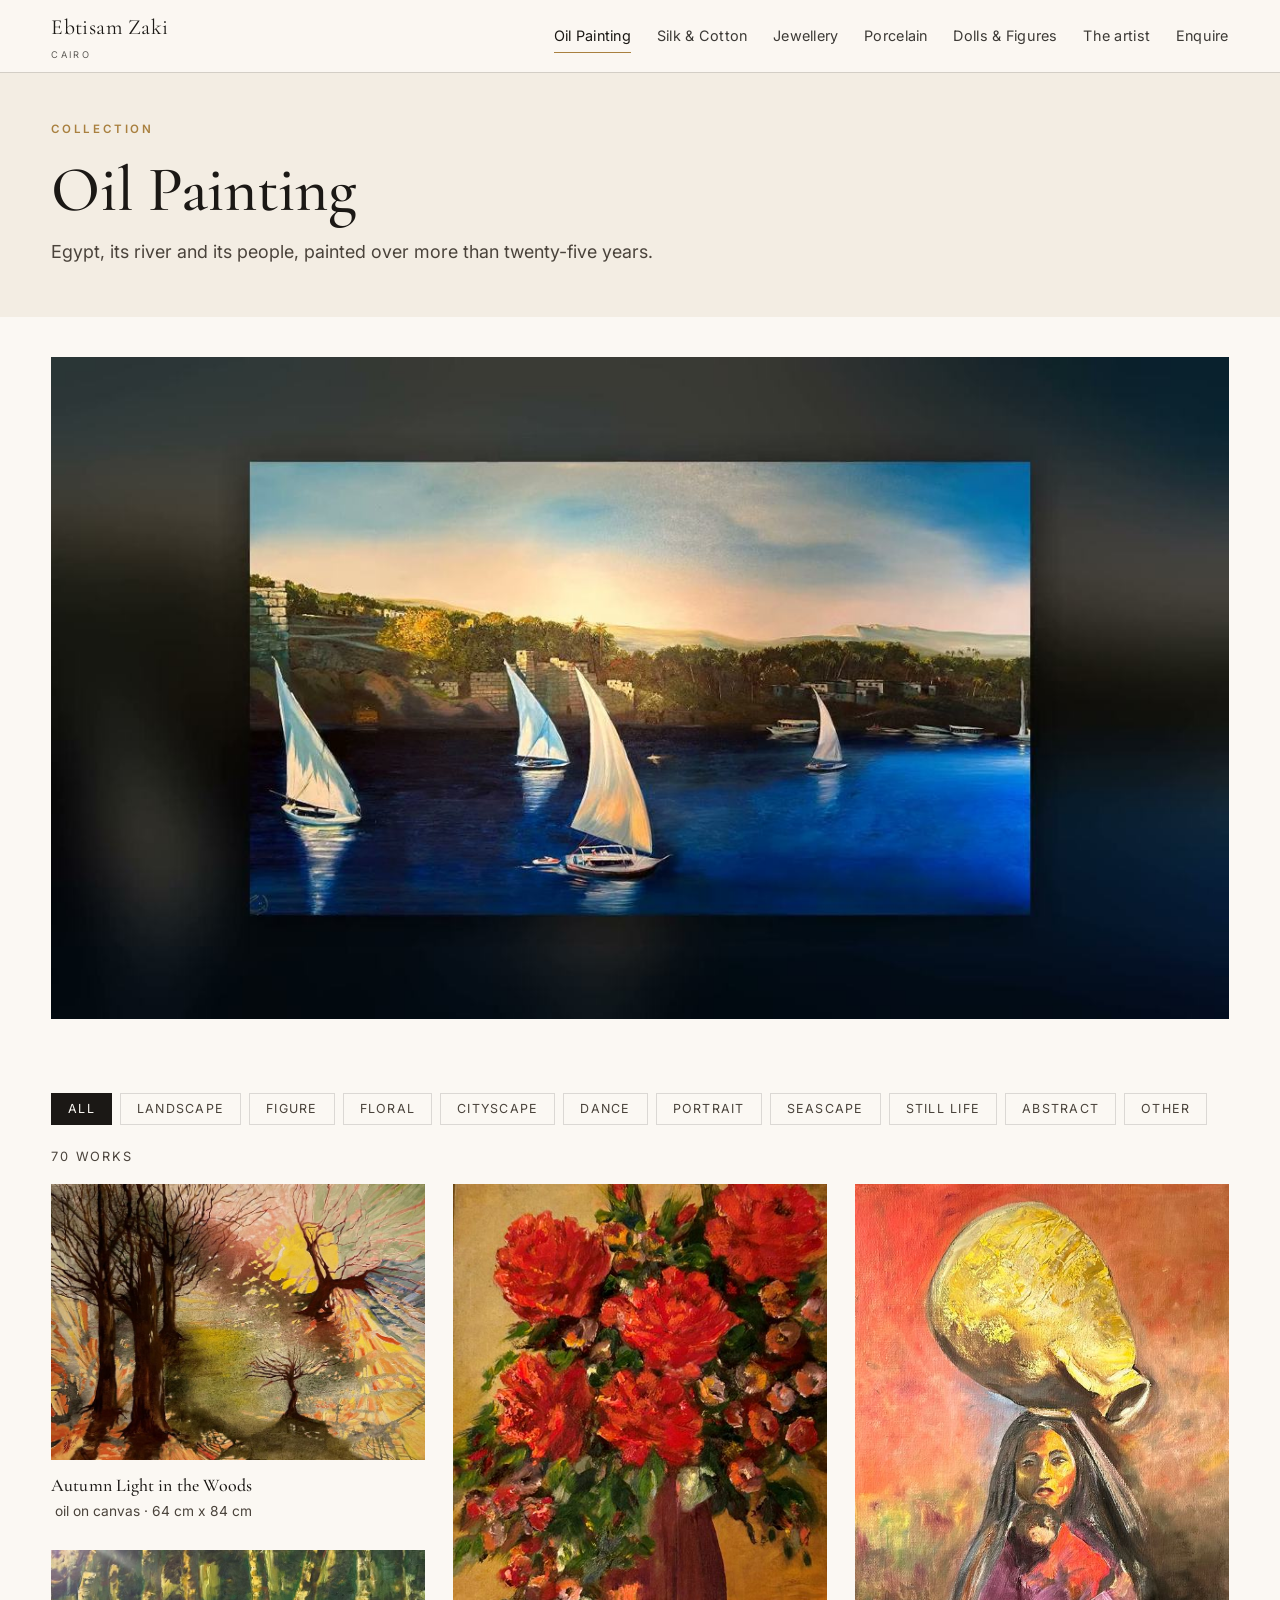
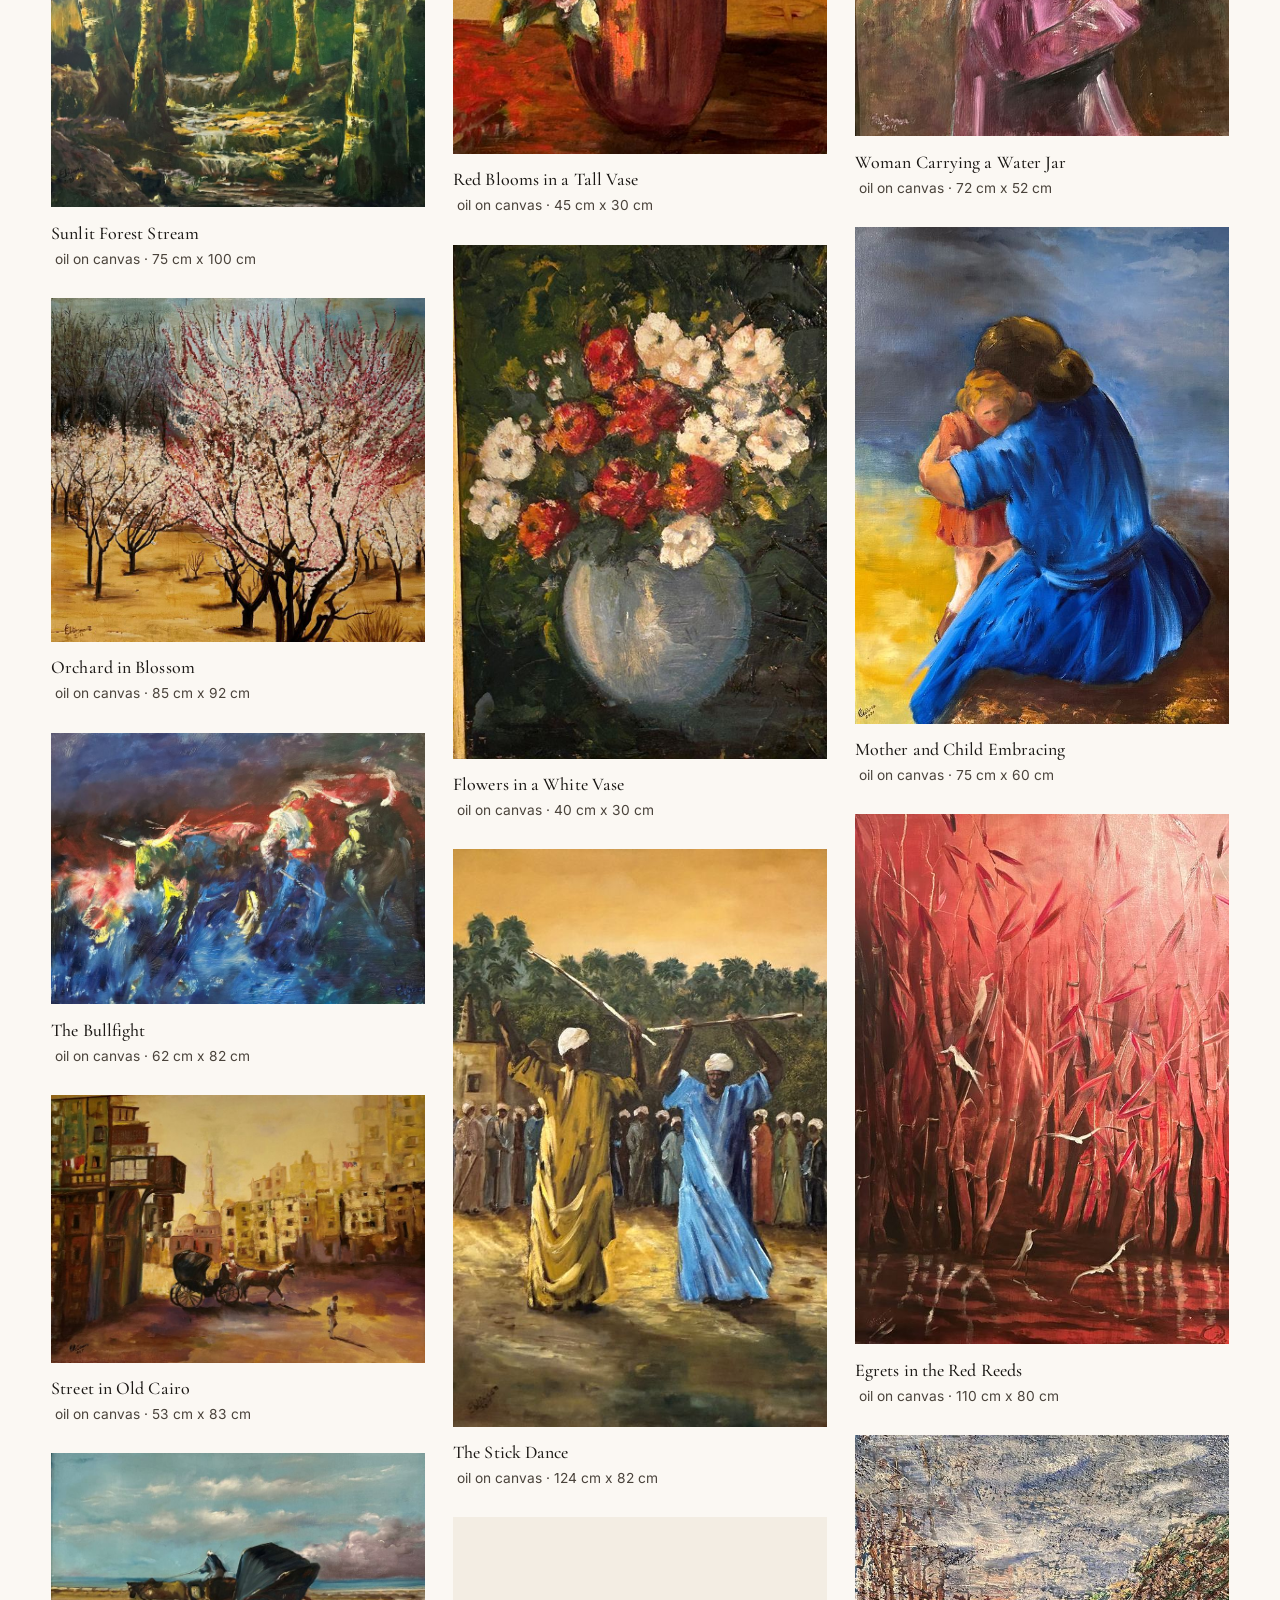
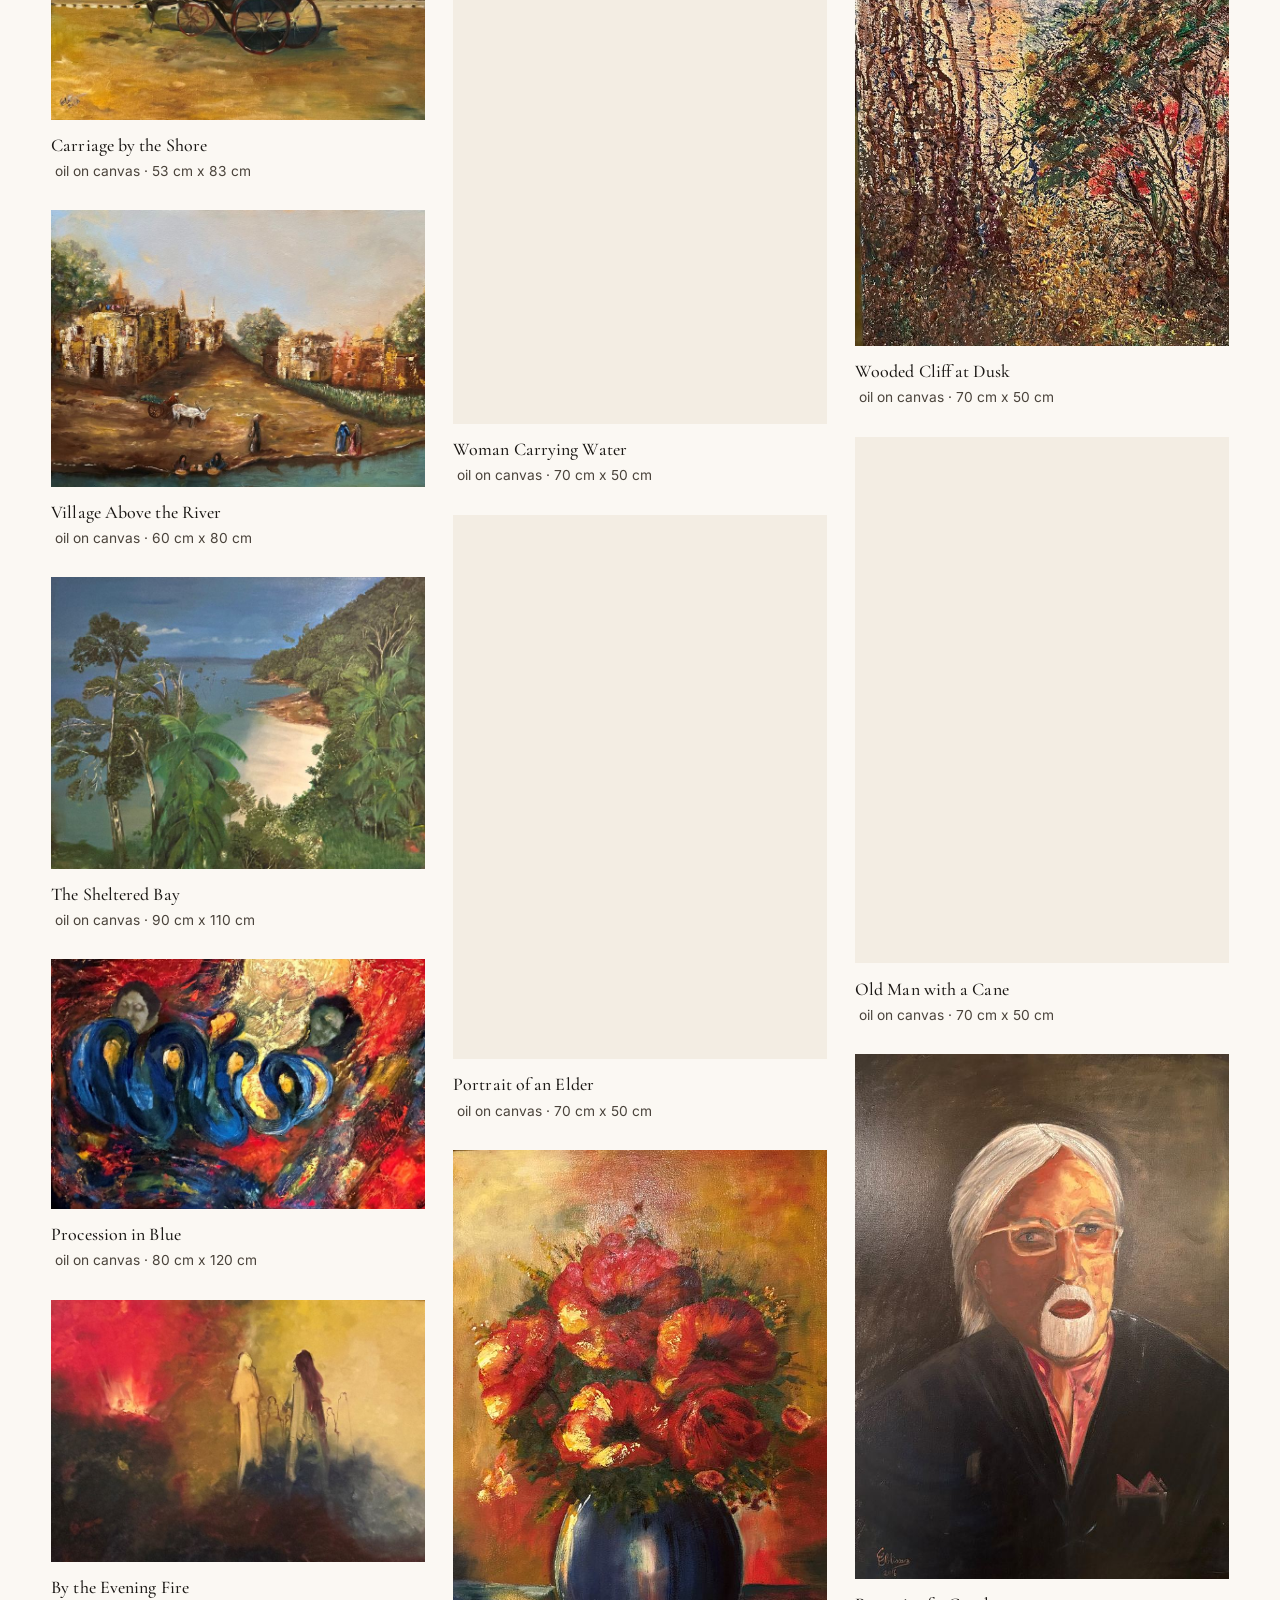
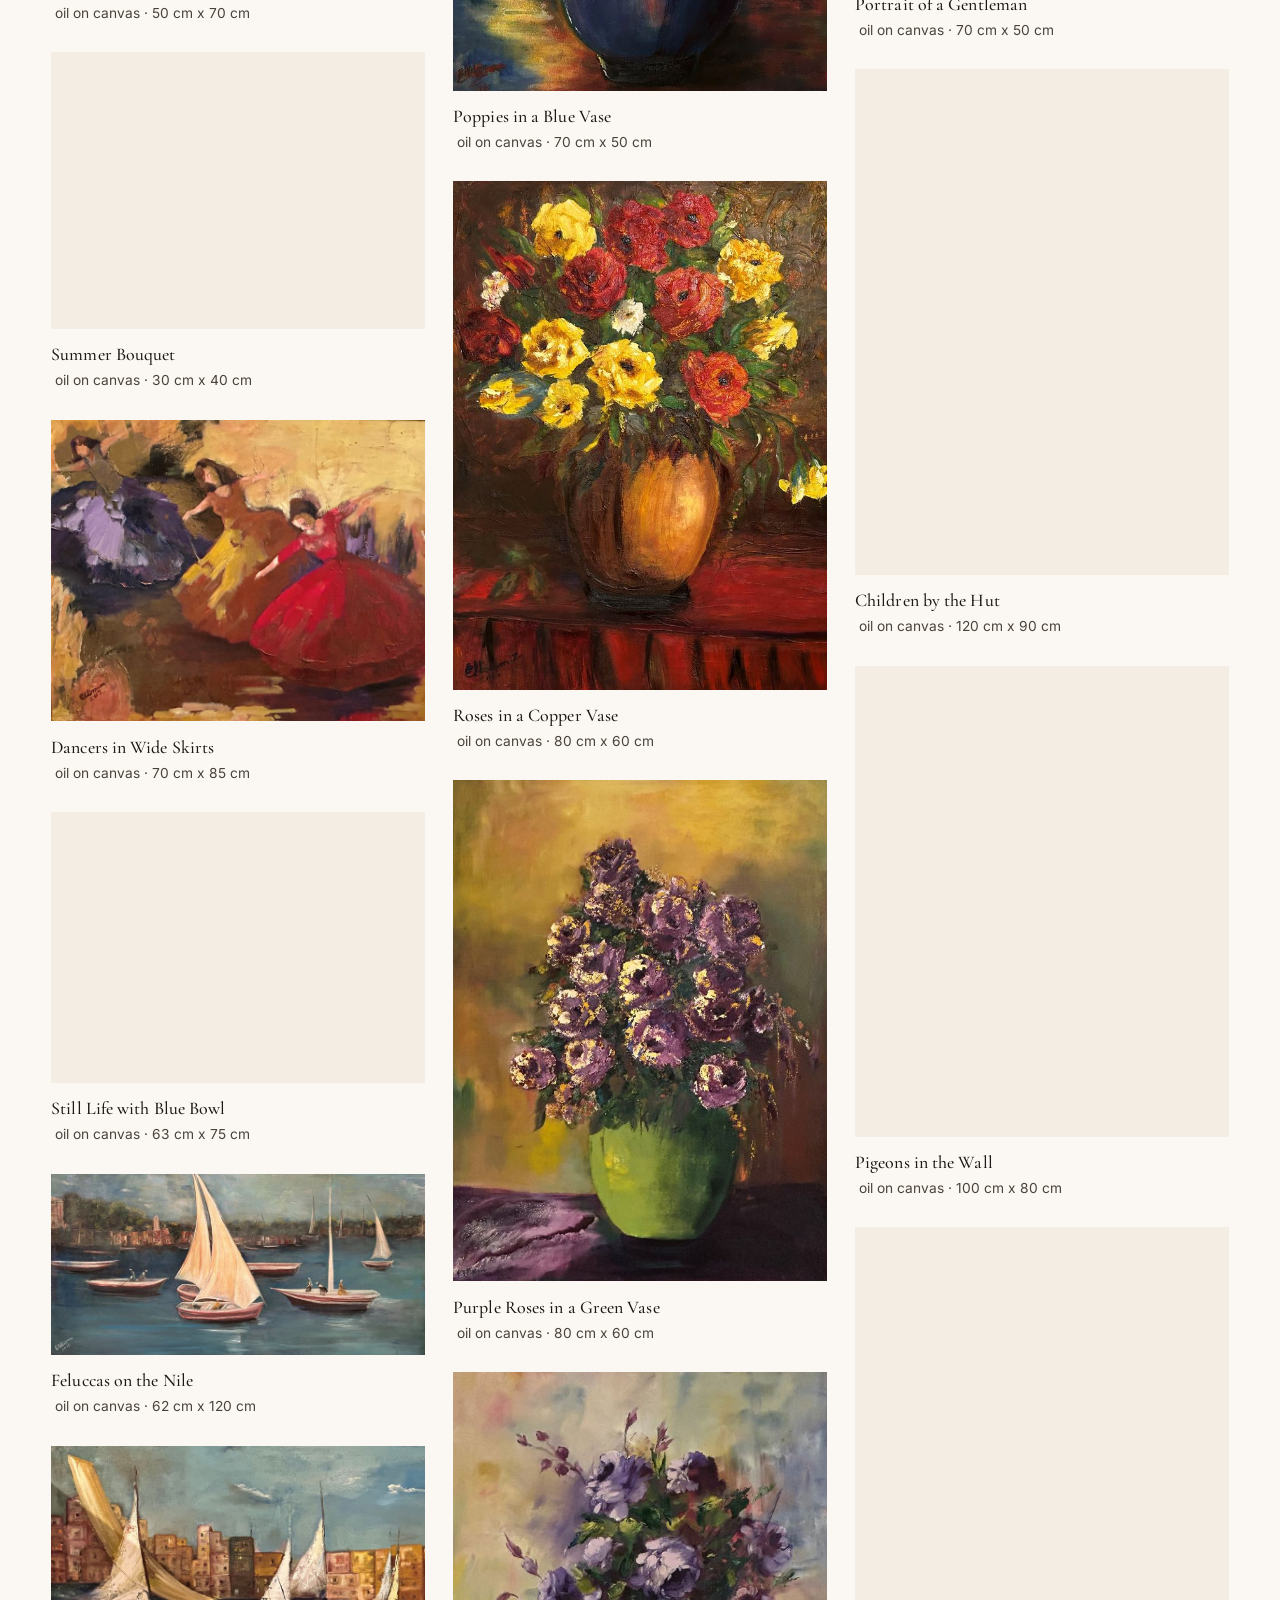
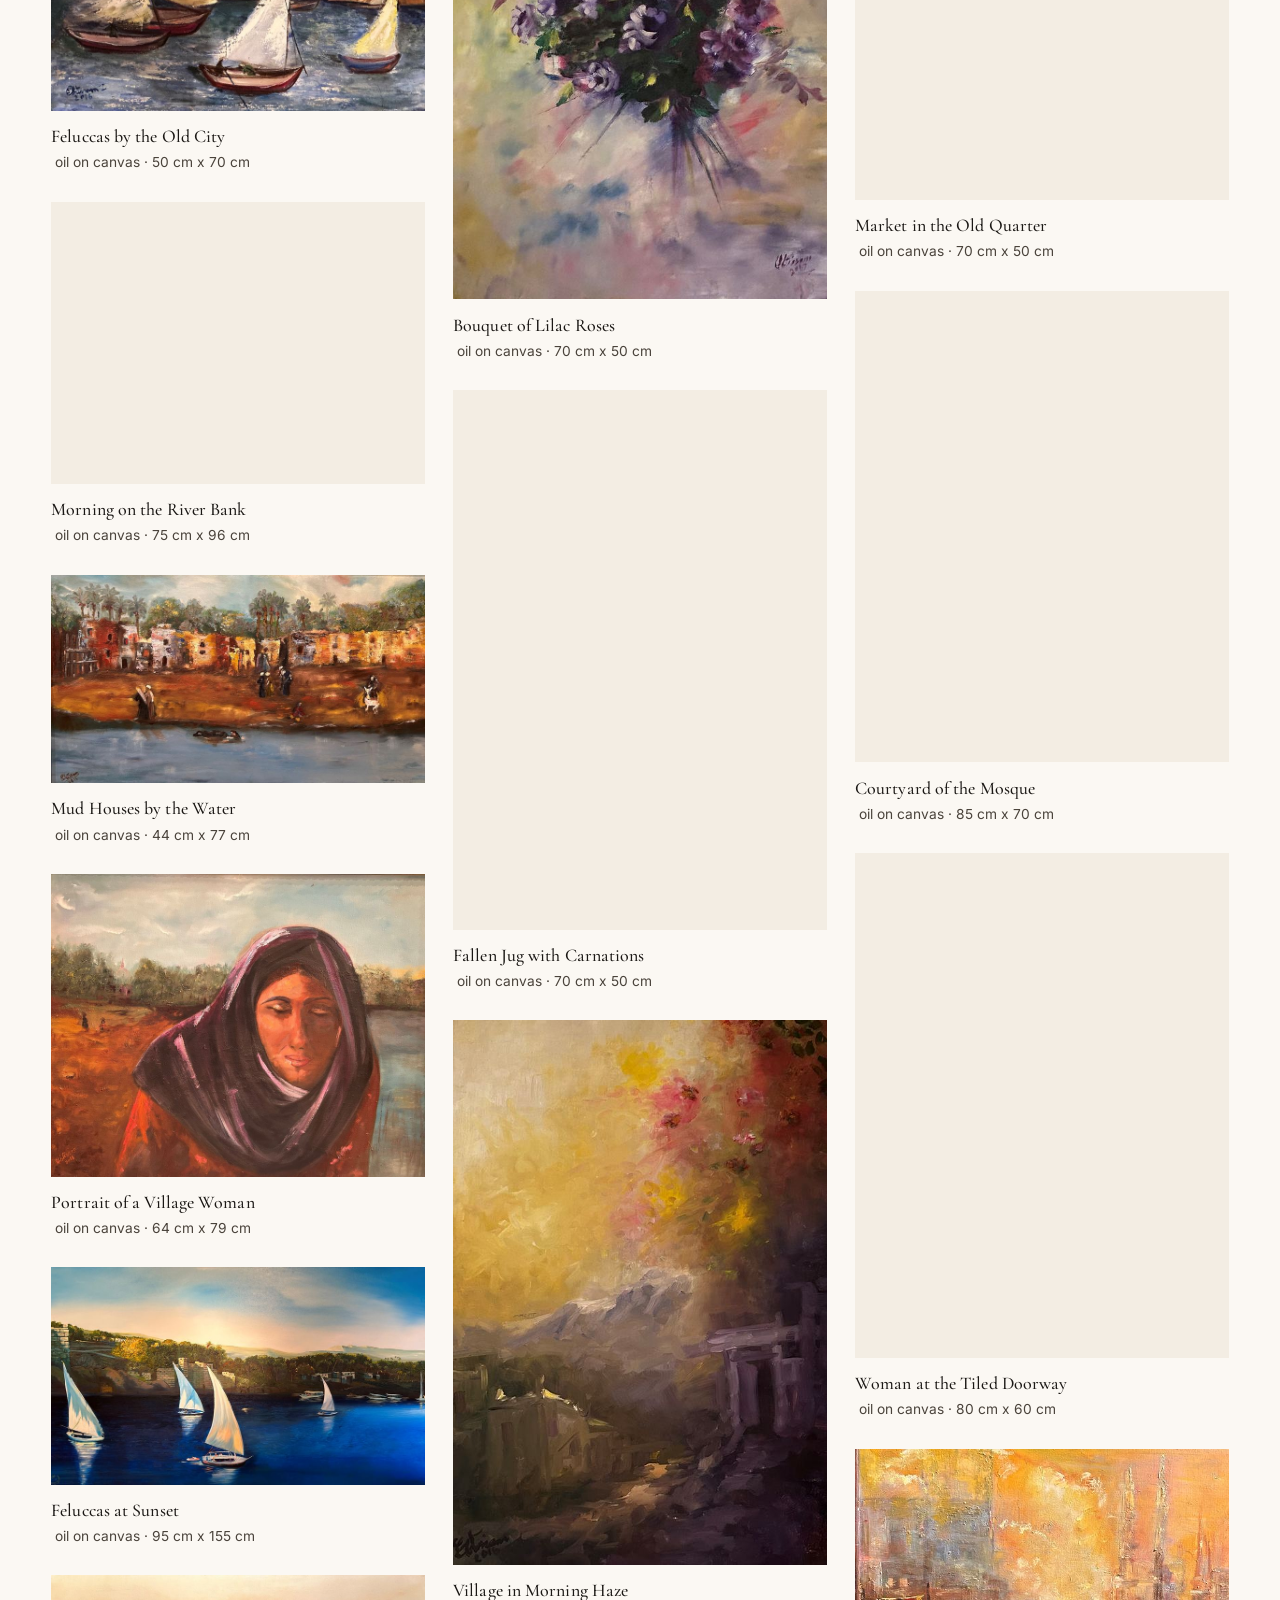
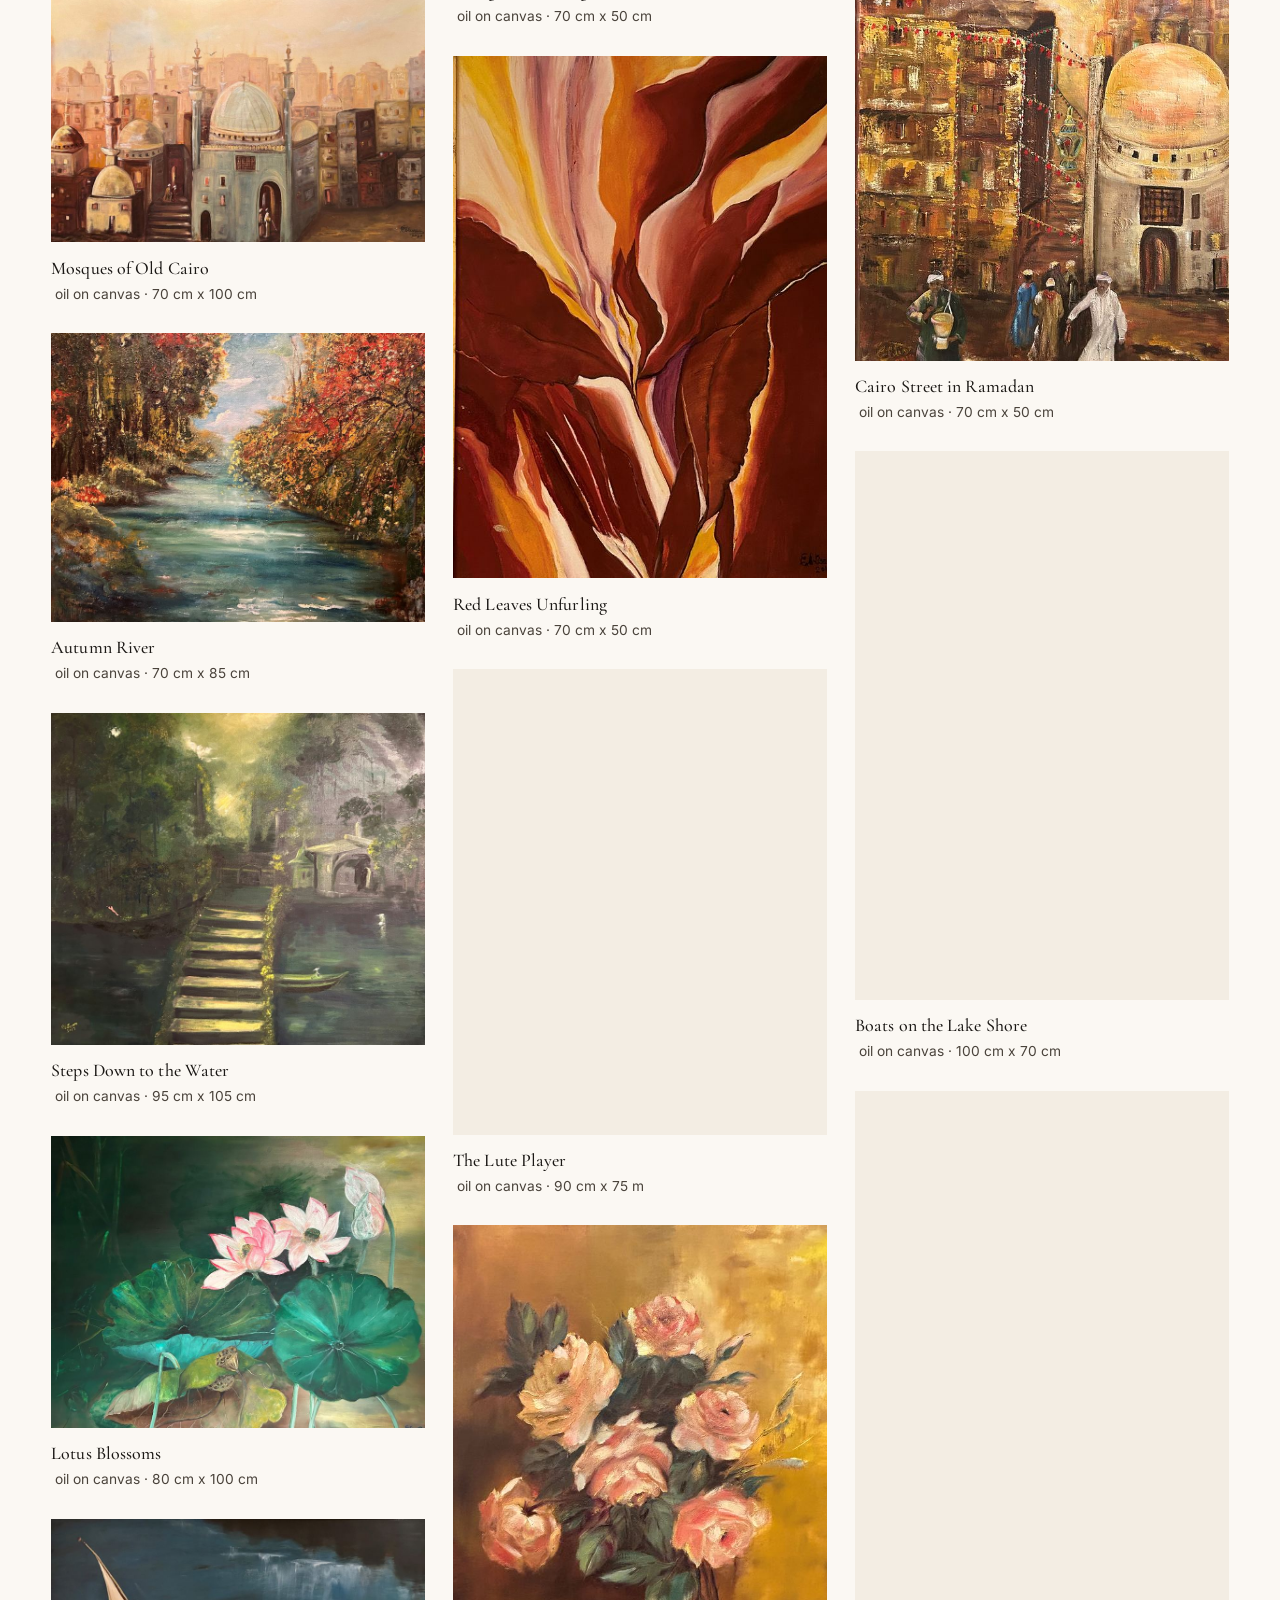
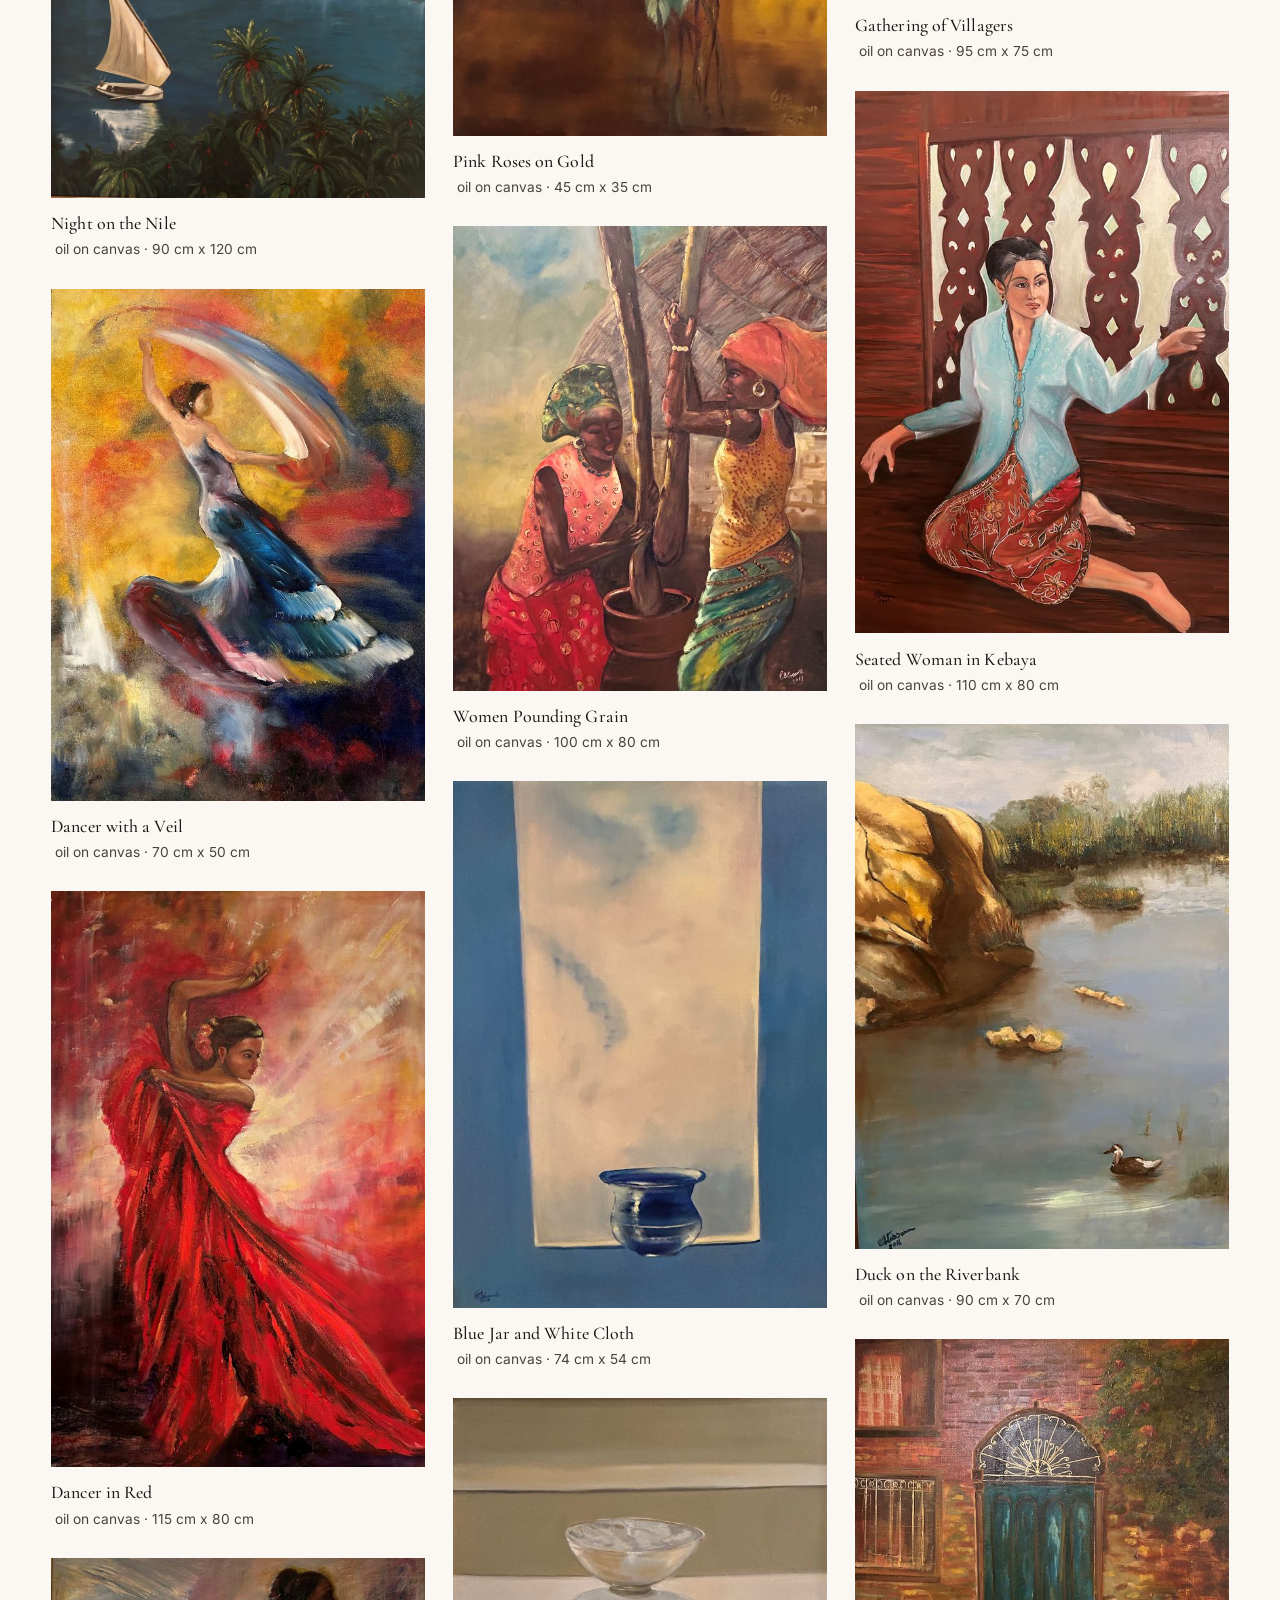
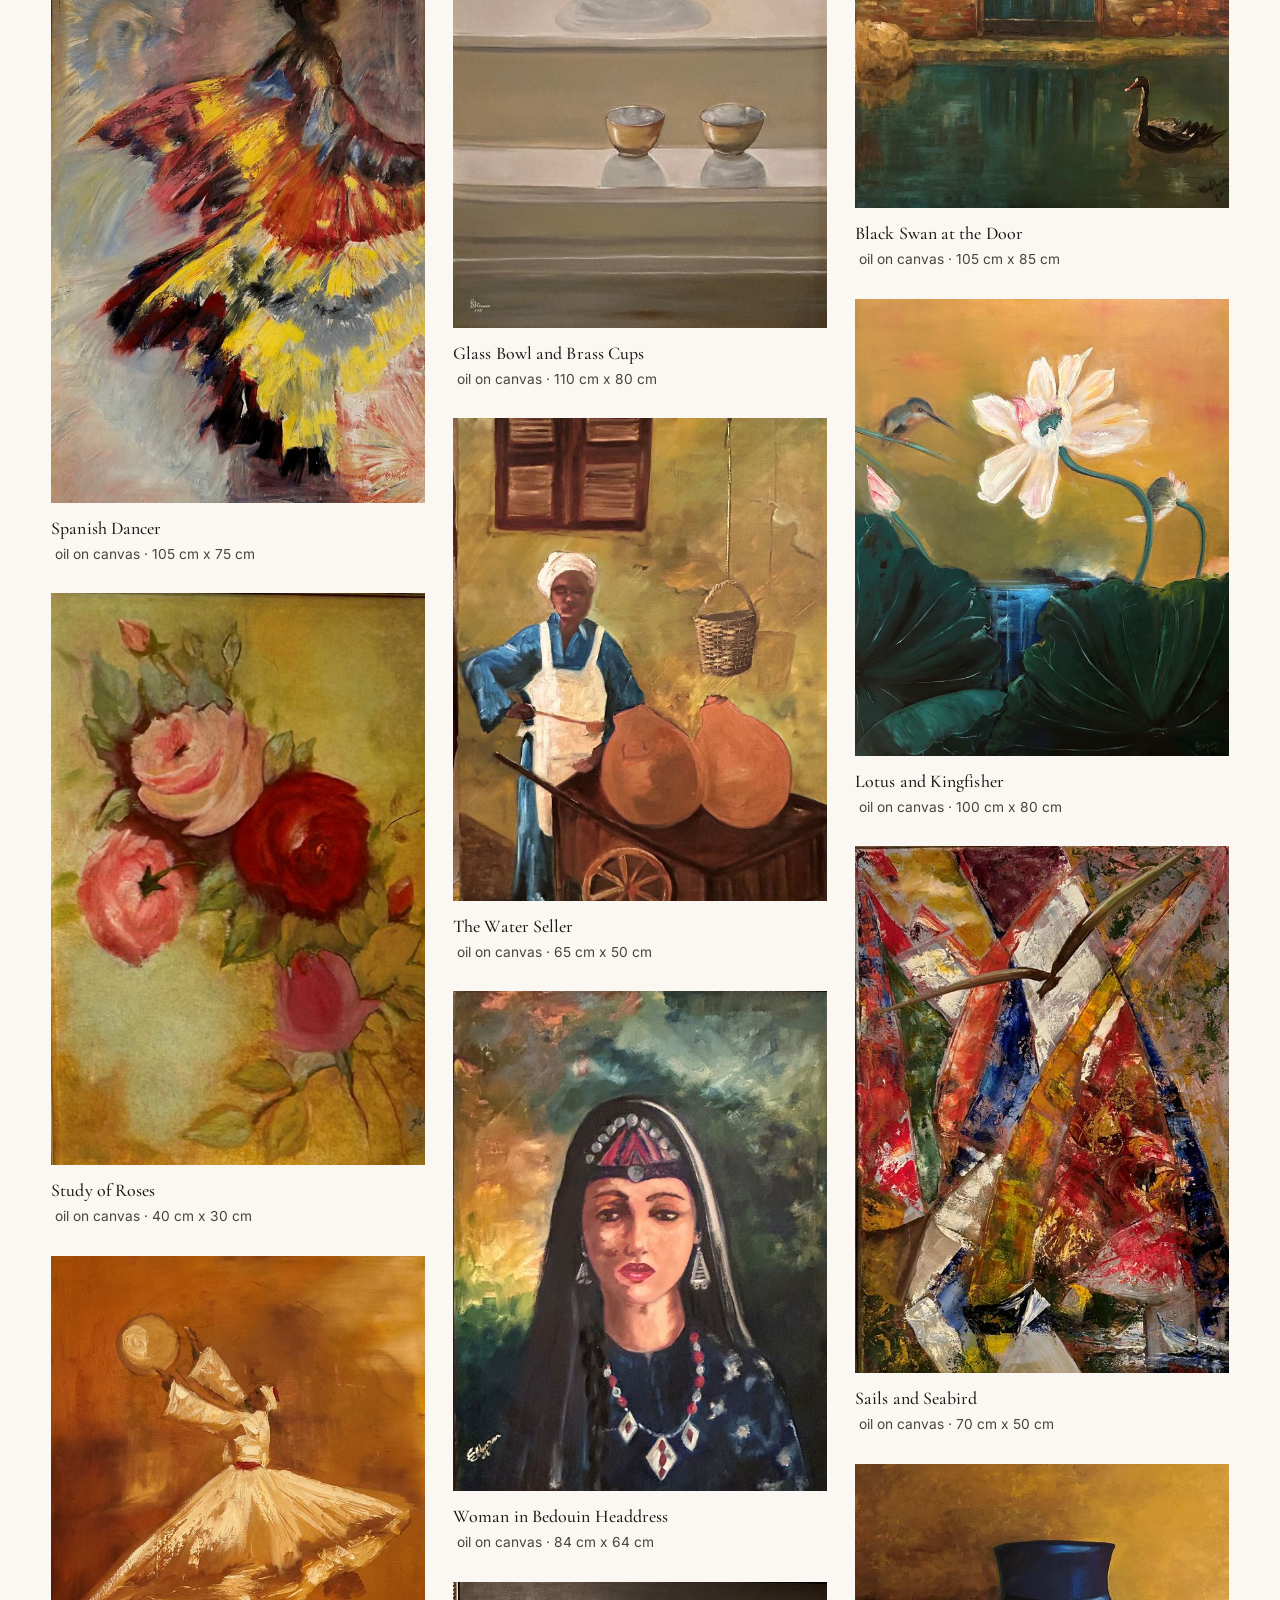
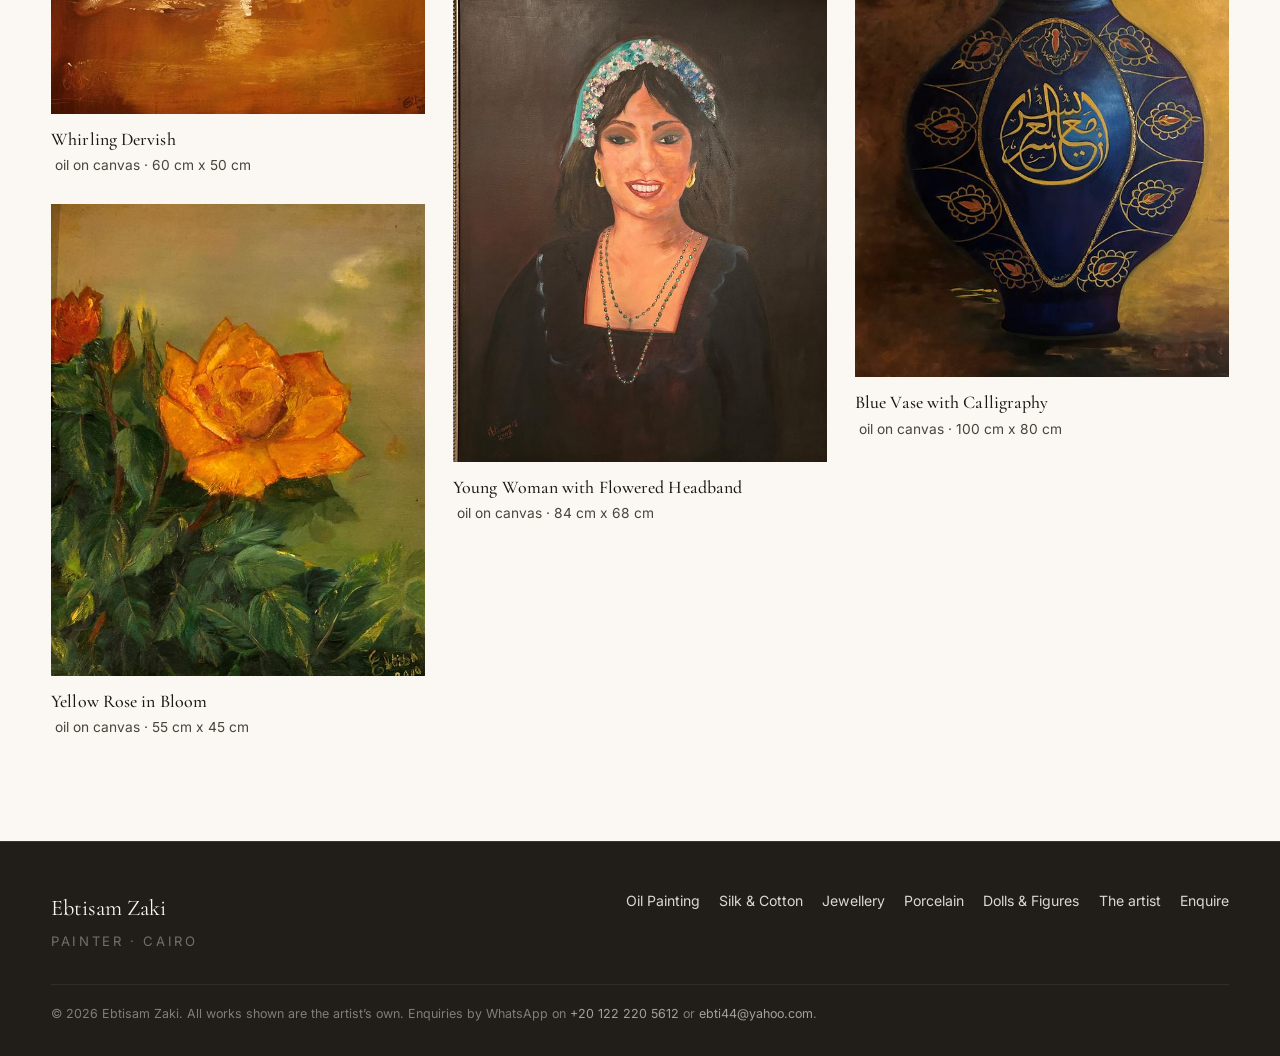
<file: oil-painting.html>
<!doctype html>
<html lang="en">
<head>
<meta charset="utf-8">
<meta name="viewport" content="width=device-width,initial-scale=1">
<title>Oil Painting &mdash; Ebtisam Zaki</title>
<meta name="description" content="Egypt, its river and its people, painted over more than twenty-five years.">
<link rel="canonical" href="https://ebtisam-artistry.com/">
<meta property="og:title" content="Oil Painting &mdash; Ebtisam Zaki">
<meta property="og:description" content="Egypt, its river and its people, painted over more than twenty-five years.">
<meta property="og:type" content="website">
<meta property="og:site_name" content="Ebtisam Zaki">
<meta property="og:image" content="https://ebtisam-artistry.com/assets/film/oil.jpg">
<meta name="twitter:card" content="summary_large_image">
<link rel="preconnect" href="https://fonts.googleapis.com">
<link rel="preconnect" href="https://fonts.gstatic.com" crossorigin>
<link href="https://fonts.googleapis.com/css2?family=Cormorant+Garamond:wght@300;400;500;600&family=Inter:wght@400;500;600&display=swap" rel="stylesheet">
<link rel="stylesheet" href="assets/site.css">
</head>
<body>
<header class="nav">
  <div class="wrap">
    <a class="brand" href="index.html">Ebtisam Zaki<small>Cairo</small></a>
    <button class="nav-toggle" aria-label="Menu" aria-expanded="false">&#9776;</button>
    <nav class="nav-links">
      <a href="oil-painting.html" aria-current="page">Oil Painting</a><a href="silk-cotton.html">Silk & Cotton</a><a href="jewellery.html">Jewellery</a><a href="porcelain.html">Porcelain</a><a href="dolls-figures.html">Dolls & Figures</a>
      <a href="about.html">The artist</a>
      <a href="enquire.html">Enquire</a>
    </nav>
  </div>
</header>

<section class="gal-head">
  <div class="wrap">
    <span class="eyebrow">Collection</span>
    <h1>Oil Painting</h1>
    <p class="lead">Egypt, its river and its people, painted over more than twenty-five years.</p>
  </div>
</section>
<div class="wrap" style="padding-top:2.5rem">
  <video class="film" autoplay muted loop playsinline poster="assets/film/oil.jpg">
    <source src="assets/film/oil.mp4" type="video/mp4">
  </video>
</div>
<section style="padding-top:2.5rem">
  <div class="wrap">
    <div class="filters"><button data-filter="all" aria-pressed="true">All</button><button data-filter="landscape" aria-pressed="false">Landscape</button><button data-filter="figure" aria-pressed="false">Figure</button><button data-filter="floral" aria-pressed="false">Floral</button><button data-filter="cityscape" aria-pressed="false">Cityscape</button><button data-filter="dance" aria-pressed="false">Dance</button><button data-filter="portrait" aria-pressed="false">Portrait</button><button data-filter="seascape" aria-pressed="false">Seascape</button><button data-filter="still-life" aria-pressed="false">Still Life</button><button data-filter="abstract" aria-pressed="false">Abstract</button><button data-filter="other" aria-pressed="false">Other</button></div>
    <p class="count" style="margin:1.4rem 0 0">70 works</p>
    <div class="masonry"><figure class="work" data-subject="landscape" data-full="assets/art/full/autumn-light-in-the-woods.jpg" data-title="Autumn Light in the Woods" data-blurb="Bare trees on a woodland slope surrounded by autumn reds and yellows." data-medium="oil on canvas" data-dims="64 cm x 84 cm"><img src="assets/art/grid/autumn-light-in-the-woods.jpg" width="800" height="591" loading="lazy" decoding="async" alt="Autumn Light in the Woods"><figcaption><b>Autumn Light in the Woods</b> &nbsp;oil on canvas &middot; 64 cm x 84 cm</figcaption></figure><figure class="work" data-subject="landscape" data-full="assets/art/full/sunlit-forest-stream.jpg" data-title="Sunlit Forest Stream" data-blurb="A shallow stream runs between tall trees in a green wood." data-medium="oil on canvas" data-dims="75 cm x 100 cm"><img src="assets/art/grid/sunlit-forest-stream.jpg" width="800" height="550" loading="lazy" decoding="async" alt="Sunlit Forest Stream"><figcaption><b>Sunlit Forest Stream</b> &nbsp;oil on canvas &middot; 75 cm x 100 cm</figcaption></figure><figure class="work" data-subject="landscape" data-full="assets/art/full/orchard-in-blossom.jpg" data-title="Orchard in Blossom" data-blurb="Fruit trees in pink and white blossom above bare spring ground." data-medium="oil on canvas" data-dims="85 cm x 92 cm"><img src="assets/art/grid/orchard-in-blossom.jpg" width="800" height="736" loading="lazy" decoding="async" alt="Orchard in Blossom"><figcaption><b>Orchard in Blossom</b> &nbsp;oil on canvas &middot; 85 cm x 92 cm</figcaption></figure><figure class="work" data-subject="figure" data-full="assets/art/full/the-bullfight.jpg" data-title="The Bullfight" data-blurb="A matador stands between two charging bulls in red and blue light." data-medium="oil on canvas" data-dims="62 cm x 82 cm"><img src="assets/art/grid/the-bullfight.jpg" width="800" height="582" loading="lazy" decoding="async" alt="The Bullfight"><figcaption><b>The Bullfight</b> &nbsp;oil on canvas &middot; 62 cm x 82 cm</figcaption></figure><figure class="work" data-subject="cityscape" data-full="assets/art/full/street-in-old-cairo.jpg" data-title="Street in Old Cairo" data-blurb="A horse-drawn carriage crosses a sunlit street below old houses and a minaret." data-medium="oil on canvas" data-dims="53 cm x 83 cm"><img src="assets/art/grid/street-in-old-cairo.jpg" width="800" height="573" loading="lazy" decoding="async" alt="Street in Old Cairo"><figcaption><b>Street in Old Cairo</b> &nbsp;oil on canvas &middot; 53 cm x 83 cm</figcaption></figure><figure class="work" data-subject="landscape" data-full="assets/art/full/carriage-by-the-shore.jpg" data-title="Carriage by the Shore" data-blurb="A driver takes a horse and carriage along the sand beside the sea." data-medium="oil on canvas" data-dims="53 cm x 83 cm"><img src="assets/art/grid/carriage-by-the-shore.jpg" width="800" height="570" loading="lazy" decoding="async" alt="Carriage by the Shore"><figcaption><b>Carriage by the Shore</b> &nbsp;oil on canvas &middot; 53 cm x 83 cm</figcaption></figure><figure class="work" data-subject="landscape" data-full="assets/art/full/village-above-the-river.jpg" data-title="Village Above the River" data-blurb="An ox cart and villagers on a track between mud houses above the water." data-medium="oil on canvas" data-dims="60 cm x 80 cm"><img src="assets/art/grid/village-above-the-river.jpg" width="800" height="591" loading="lazy" decoding="async" alt="Village Above the River"><figcaption><b>Village Above the River</b> &nbsp;oil on canvas &middot; 60 cm x 80 cm</figcaption></figure><figure class="work" data-subject="seascape" data-full="assets/art/full/the-sheltered-bay.jpg" data-title="The Sheltered Bay" data-blurb="A pale sand beach seen through palms and forest on a tropical headland." data-medium="oil on canvas" data-dims="90 cm x 110 cm"><img src="assets/art/grid/the-sheltered-bay.jpg" width="800" height="624" loading="lazy" decoding="async" alt="The Sheltered Bay"><figcaption><b>The Sheltered Bay</b> &nbsp;oil on canvas &middot; 90 cm x 110 cm</figcaption></figure><figure class="work" data-subject="figure" data-full="assets/art/full/procession-in-blue.jpg" data-title="Procession in Blue" data-blurb="Robed figures in deep blue move together across a fiery red ground." data-medium="oil on canvas" data-dims="80 cm x 120 cm"><img src="assets/art/grid/procession-in-blue.jpg" width="800" height="534" loading="lazy" decoding="async" alt="Procession in Blue"><figcaption><b>Procession in Blue</b> &nbsp;oil on canvas &middot; 80 cm x 120 cm</figcaption></figure><figure class="work" data-subject="figure" data-full="assets/art/full/by-the-evening-fire.jpg" data-title="By the Evening Fire" data-blurb="Two robed figures stand near a low fire in a hazy landscape." data-medium="oil on canvas" data-dims="50 cm x 70 cm"><img src="assets/art/grid/by-the-evening-fire.jpg" width="800" height="561" loading="lazy" decoding="async" alt="By the Evening Fire"><figcaption><b>By the Evening Fire</b> &nbsp;oil on canvas &middot; 50 cm x 70 cm</figcaption></figure><figure class="work" data-subject="floral" data-full="assets/art/full/summer-bouquet.jpg" data-title="Summer Bouquet" data-blurb="Loose yellow and orange blooms spill from a dark vase on a table." data-medium="oil on canvas" data-dims="30 cm x 40 cm"><img src="assets/art/grid/summer-bouquet.jpg" width="800" height="592" loading="lazy" decoding="async" alt="Summer Bouquet"><figcaption><b>Summer Bouquet</b> &nbsp;oil on canvas &middot; 30 cm x 40 cm</figcaption></figure><figure class="work" data-subject="dance" data-full="assets/art/full/dancers-in-wide-skirts.jpg" data-title="Dancers in Wide Skirts" data-blurb="Four women in violet, yellow and red skirts turn across a warm floor." data-medium="oil on canvas" data-dims="70 cm x 85 cm"><img src="assets/art/grid/dancers-in-wide-skirts.jpg" width="800" height="646" loading="lazy" decoding="async" alt="Dancers in Wide Skirts"><figcaption><b>Dancers in Wide Skirts</b> &nbsp;oil on canvas &middot; 70 cm x 85 cm</figcaption></figure><figure class="work" data-subject="still-life" data-full="assets/art/full/still-life-with-blue-bowl.jpg" data-title="Still Life with Blue Bowl" data-blurb="A dark blue bowl stands on a pale surface with its long reflection." data-medium="oil on canvas" data-dims="63 cm x 75 cm"><img src="assets/art/grid/still-life-with-blue-bowl.jpg" width="800" height="580" loading="lazy" decoding="async" alt="Still Life with Blue Bowl"><figcaption><b>Still Life with Blue Bowl</b> &nbsp;oil on canvas &middot; 63 cm x 75 cm</figcaption></figure><figure class="work" data-subject="seascape" data-full="assets/art/full/feluccas-on-the-nile.jpg" data-title="Feluccas on the Nile" data-blurb="Sailing boats and rowing boats rest on calm water before a distant town." data-medium="oil on canvas" data-dims="62 cm x 120 cm"><img src="assets/art/grid/feluccas-on-the-nile.jpg" width="800" height="388" loading="lazy" decoding="async" alt="Feluccas on the Nile"><figcaption><b>Feluccas on the Nile</b> &nbsp;oil on canvas &middot; 62 cm x 120 cm</figcaption></figure><figure class="work" data-subject="seascape" data-full="assets/art/full/feluccas-by-the-old-city.jpg" data-title="Feluccas by the Old City" data-blurb="Sailing boats with pale sails cross the water in front of stacked houses." data-medium="oil on canvas" data-dims="50 cm x 70 cm"><img src="assets/art/grid/feluccas-by-the-old-city.jpg" width="800" height="568" loading="lazy" decoding="async" alt="Feluccas by the Old City"><figcaption><b>Feluccas by the Old City</b> &nbsp;oil on canvas &middot; 50 cm x 70 cm</figcaption></figure><figure class="work" data-subject="landscape" data-full="assets/art/full/morning-on-the-river-bank.jpg" data-title="Morning on the River Bank" data-blurb="Villagers, a buffalo and a large tree beside the river at first light." data-medium="oil on canvas" data-dims="75 cm x 96 cm"><img src="assets/art/grid/morning-on-the-river-bank.jpg" width="800" height="605" loading="lazy" decoding="async" alt="Morning on the River Bank"><figcaption><b>Morning on the River Bank</b> &nbsp;oil on canvas &middot; 75 cm x 96 cm</figcaption></figure><figure class="work" data-subject="landscape" data-full="assets/art/full/mud-houses-by-the-water.jpg" data-title="Mud Houses by the Water" data-blurb="Figures and a donkey move along a bank of ochre houses beside the river." data-medium="oil on canvas" data-dims="44 cm x 77 cm"><img src="assets/art/grid/mud-houses-by-the-water.jpg" width="800" height="446" loading="lazy" decoding="async" alt="Mud Houses by the Water"><figcaption><b>Mud Houses by the Water</b> &nbsp;oil on canvas &middot; 44 cm x 77 cm</figcaption></figure><figure class="work" data-subject="portrait" data-full="assets/art/full/portrait-of-a-village-woman.jpg" data-title="Portrait of a Village Woman" data-blurb="A woman in a dark headscarf looks down, the river behind her." data-medium="oil on canvas" data-dims="64 cm x 79 cm"><img src="assets/art/grid/portrait-of-a-village-woman.jpg" width="800" height="648" loading="lazy" decoding="async" alt="Portrait of a Village Woman"><figcaption><b>Portrait of a Village Woman</b> &nbsp;oil on canvas &middot; 64 cm x 79 cm</figcaption></figure><figure class="work" data-subject="seascape" data-full="assets/art/full/feluccas-at-sunset.jpg" data-title="Feluccas at Sunset" data-blurb="White-sailed feluccas on deep blue water below a palm-lined shore at dusk." data-medium="oil on canvas" data-dims="95 cm x 155 cm"><img src="assets/art/grid/feluccas-at-sunset.jpg" width="800" height="465" loading="lazy" decoding="async" alt="Feluccas at Sunset"><figcaption><b>Feluccas at Sunset</b> &nbsp;oil on canvas &middot; 95 cm x 155 cm</figcaption></figure><figure class="work" data-subject="cityscape" data-full="assets/art/full/mosques-of-old-cairo.jpg" data-title="Mosques of Old Cairo" data-blurb="Domes, minarets and crowded houses under a pale golden sky." data-medium="oil on canvas" data-dims="70 cm x 100 cm"><img src="assets/art/grid/mosques-of-old-cairo.jpg" width="800" height="572" loading="lazy" decoding="async" alt="Mosques of Old Cairo"><figcaption><b>Mosques of Old Cairo</b> &nbsp;oil on canvas &middot; 70 cm x 100 cm</figcaption></figure><figure class="work" data-subject="landscape" data-full="assets/art/full/autumn-river.jpg" data-title="Autumn River" data-blurb="A quiet river winds between banks of red and gold autumn foliage." data-medium="oil on canvas" data-dims="70 cm x 85 cm"><img src="assets/art/grid/autumn-river.jpg" width="800" height="618" loading="lazy" decoding="async" alt="Autumn River"><figcaption><b>Autumn River</b> &nbsp;oil on canvas &middot; 70 cm x 85 cm</figcaption></figure><figure class="work" data-subject="landscape" data-full="assets/art/full/steps-down-to-the-water.jpg" data-title="Steps Down to the Water" data-blurb="Stone steps descend to a green canal where a boatman waits below trees." data-medium="oil on canvas" data-dims="95 cm x 105 cm"><img src="assets/art/grid/steps-down-to-the-water.jpg" width="800" height="712" loading="lazy" decoding="async" alt="Steps Down to the Water"><figcaption><b>Steps Down to the Water</b> &nbsp;oil on canvas &middot; 95 cm x 105 cm</figcaption></figure><figure class="work" data-subject="floral" data-full="assets/art/full/lotus-blossoms.jpg" data-title="Lotus Blossoms" data-blurb="Pink lotus flowers and broad green pads rise from dark still water." data-medium="oil on canvas" data-dims="80 cm x 100 cm"><img src="assets/art/grid/lotus-blossoms.jpg" width="800" height="625" loading="lazy" decoding="async" alt="Lotus Blossoms"><figcaption><b>Lotus Blossoms</b> &nbsp;oil on canvas &middot; 80 cm x 100 cm</figcaption></figure><figure class="work" data-subject="seascape" data-full="assets/art/full/night-on-the-nile.jpg" data-title="Night on the Nile" data-blurb="A single felucca sails on dark blue water above a bank of date palms." data-medium="oil on canvas" data-dims="90 cm x 120 cm"><img src="assets/art/grid/night-on-the-nile.jpg" width="800" height="598" loading="lazy" decoding="async" alt="Night on the Nile"><figcaption><b>Night on the Nile</b> &nbsp;oil on canvas &middot; 90 cm x 120 cm</figcaption></figure><figure class="work" data-subject="dance" data-full="assets/art/full/dancer-with-a-veil.jpg" data-title="Dancer with a Veil" data-blurb="A dancer sweeps a long veil above her head in swirling colour." data-medium="oil on canvas" data-dims="70 cm x 50 cm"><img src="assets/art/grid/dancer-with-a-veil.jpg" width="584" height="800" loading="lazy" decoding="async" alt="Dancer with a Veil"><figcaption><b>Dancer with a Veil</b> &nbsp;oil on canvas &middot; 70 cm x 50 cm</figcaption></figure><figure class="work" data-subject="dance" data-full="assets/art/full/dancer-in-red.jpg" data-title="Dancer in Red" data-blurb="A dancer lifts the skirt of her red dress, one arm raised above her." data-medium="oil on canvas" data-dims="115 cm x 80 cm"><img src="assets/art/grid/dancer-in-red.jpg" width="519" height="800" loading="lazy" decoding="async" alt="Dancer in Red"><figcaption><b>Dancer in Red</b> &nbsp;oil on canvas &middot; 115 cm x 80 cm</figcaption></figure><figure class="work" data-subject="dance" data-full="assets/art/full/spanish-dancer.jpg" data-title="Spanish Dancer" data-blurb="A dancer turns, her ruffled skirt fanning out in yellow and red." data-medium="oil on canvas" data-dims="105 cm x 75 cm"><img src="assets/art/grid/spanish-dancer.jpg" width="549" height="800" loading="lazy" decoding="async" alt="Spanish Dancer"><figcaption><b>Spanish Dancer</b> &nbsp;oil on canvas &middot; 105 cm x 75 cm</figcaption></figure><figure class="work" data-subject="floral" data-full="assets/art/full/study-of-roses.jpg" data-title="Study of Roses" data-blurb="Pink and red roses with buds and leaves against a soft green ground." data-medium="oil on canvas" data-dims="40 cm x 30 cm"><img src="assets/art/grid/study-of-roses.jpg" width="523" height="800" loading="lazy" decoding="async" alt="Study of Roses"><figcaption><b>Study of Roses</b> &nbsp;oil on canvas &middot; 40 cm x 30 cm</figcaption></figure><figure class="work" data-subject="dance" data-full="assets/art/full/whirling-dervish.jpg" data-title="Whirling Dervish" data-blurb="A dervish spins in a white robe, holding a tambourine overhead." data-medium="oil on canvas" data-dims="60 cm x 50 cm"><img src="assets/art/grid/whirling-dervish.jpg" width="653" height="800" loading="lazy" decoding="async" alt="Whirling Dervish"><figcaption><b>Whirling Dervish</b> &nbsp;oil on canvas &middot; 60 cm x 50 cm</figcaption></figure><figure class="work" data-subject="floral" data-full="assets/art/full/yellow-rose-in-bloom.jpg" data-title="Yellow Rose in Bloom" data-blurb="An open yellow rose and buds among dark green leaves." data-medium="oil on canvas" data-dims="55 cm x 45 cm"><img src="assets/art/grid/yellow-rose-in-bloom.jpg" width="634" height="800" loading="lazy" decoding="async" alt="Yellow Rose in Bloom"><figcaption><b>Yellow Rose in Bloom</b> &nbsp;oil on canvas &middot; 55 cm x 45 cm</figcaption></figure><figure class="work" data-subject="floral" data-full="assets/art/full/red-blooms-in-a-tall-vase.jpg" data-title="Red Blooms in a Tall Vase" data-blurb="A crowded bunch of red flowers stands in a tall vase on a table." data-medium="oil on canvas" data-dims="45 cm x 30 cm"><img src="assets/art/grid/red-blooms-in-a-tall-vase.jpg" width="524" height="800" loading="lazy" decoding="async" alt="Red Blooms in a Tall Vase"><figcaption><b>Red Blooms in a Tall Vase</b> &nbsp;oil on canvas &middot; 45 cm x 30 cm</figcaption></figure><figure class="work" data-subject="floral" data-full="assets/art/full/flowers-in-a-white-vase.jpg" data-title="Flowers in a White Vase" data-blurb="Red and white flowers in a round white vase against dark foliage." data-medium="oil on canvas" data-dims="40 cm x 30 cm"><img src="assets/art/grid/flowers-in-a-white-vase.jpg" width="582" height="800" loading="lazy" decoding="async" alt="Flowers in a White Vase"><figcaption><b>Flowers in a White Vase</b> &nbsp;oil on canvas &middot; 40 cm x 30 cm</figcaption></figure><figure class="work" data-subject="dance" data-full="assets/art/full/the-stick-dance.jpg" data-title="The Stick Dance" data-blurb="Two men in robes cross long sticks while villagers watch under palms." data-medium="oil on canvas" data-dims="124 cm x 82 cm"><img src="assets/art/grid/the-stick-dance.jpg" width="518" height="800" loading="lazy" decoding="async" alt="The Stick Dance"><figcaption><b>The Stick Dance</b> &nbsp;oil on canvas &middot; 124 cm x 82 cm</figcaption></figure><figure class="work" data-subject="figure" data-full="assets/art/full/woman-carrying-water.jpg" data-title="Woman Carrying Water" data-blurb="A woman balances a clay jar on her head beside green fields and palms." data-medium="oil on canvas" data-dims="70 cm x 50 cm"><img src="assets/art/grid/woman-carrying-water.jpg" width="590" height="800" loading="lazy" decoding="async" alt="Woman Carrying Water"><figcaption><b>Woman Carrying Water</b> &nbsp;oil on canvas &middot; 70 cm x 50 cm</figcaption></figure><figure class="work" data-subject="portrait" data-full="assets/art/full/portrait-of-an-elder.jpg" data-title="Portrait of an Elder" data-blurb="A seated man in a turban and gold scarf rests both hands on his staff." data-medium="oil on canvas" data-dims="70 cm x 50 cm"><img src="assets/art/grid/portrait-of-an-elder.jpg" width="549" height="800" loading="lazy" decoding="async" alt="Portrait of an Elder"><figcaption><b>Portrait of an Elder</b> &nbsp;oil on canvas &middot; 70 cm x 50 cm</figcaption></figure><figure class="work" data-subject="floral" data-full="assets/art/full/poppies-in-a-blue-vase.jpg" data-title="Poppies in a Blue Vase" data-blurb="Red poppies arranged in a round blue vase on a pale table." data-medium="oil on canvas" data-dims="70 cm x 50 cm"><img src="assets/art/grid/poppies-in-a-blue-vase.jpg" width="553" height="800" loading="lazy" decoding="async" alt="Poppies in a Blue Vase"><figcaption><b>Poppies in a Blue Vase</b> &nbsp;oil on canvas &middot; 70 cm x 50 cm</figcaption></figure><figure class="work" data-subject="floral" data-full="assets/art/full/roses-in-a-copper-vase.jpg" data-title="Roses in a Copper Vase" data-blurb="Red and yellow roses in a round copper vase on a red cloth." data-medium="oil on canvas" data-dims="80 cm  x 60 cm"><img src="assets/art/grid/roses-in-a-copper-vase.jpg" width="588" height="800" loading="lazy" decoding="async" alt="Roses in a Copper Vase"><figcaption><b>Roses in a Copper Vase</b> &nbsp;oil on canvas &middot; 80 cm  x 60 cm</figcaption></figure><figure class="work" data-subject="floral" data-full="assets/art/full/purple-roses-in-a-green-vase.jpg" data-title="Purple Roses in a Green Vase" data-blurb="A full bouquet of purple roses in a green vase against warm gold." data-medium="oil on canvas" data-dims="80 cm x 60 cm"><img src="assets/art/grid/purple-roses-in-a-green-vase.jpg" width="597" height="800" loading="lazy" decoding="async" alt="Purple Roses in a Green Vase"><figcaption><b>Purple Roses in a Green Vase</b> &nbsp;oil on canvas &middot; 80 cm x 60 cm</figcaption></figure><figure class="work" data-subject="floral" data-full="assets/art/full/bouquet-of-lilac-roses.jpg" data-title="Bouquet of Lilac Roses" data-blurb="A loose bunch of lilac roses and buds against a pale, misty ground." data-medium="oil on canvas" data-dims="70 cm x 50 cm"><img src="assets/art/grid/bouquet-of-lilac-roses.jpg" width="567" height="800" loading="lazy" decoding="async" alt="Bouquet of Lilac Roses"><figcaption><b>Bouquet of Lilac Roses</b> &nbsp;oil on canvas &middot; 70 cm x 50 cm</figcaption></figure><figure class="work" data-subject="still-life" data-full="assets/art/full/fallen-jug-with-carnations.jpg" data-title="Fallen Jug with Carnations" data-blurb="An overturned jug lies among pink carnations in deep red shadow." data-medium="oil on canvas" data-dims="70 cm x 50 cm"><img src="assets/art/grid/fallen-jug-with-carnations.jpg" width="554" height="800" loading="lazy" decoding="async" alt="Fallen Jug with Carnations"><figcaption><b>Fallen Jug with Carnations</b> &nbsp;oil on canvas &middot; 70 cm x 50 cm</figcaption></figure><figure class="work" data-subject="landscape" data-full="assets/art/full/village-in-morning-haze.jpg" data-title="Village in Morning Haze" data-blurb="Low houses and a flowering tree emerge from golden mist." data-medium="oil on canvas" data-dims="70 cm x 50 cm"><img src="assets/art/grid/village-in-morning-haze.jpg" width="549" height="800" loading="lazy" decoding="async" alt="Village in Morning Haze"><figcaption><b>Village in Morning Haze</b> &nbsp;oil on canvas &middot; 70 cm x 50 cm</figcaption></figure><figure class="work" data-subject="abstract" data-full="assets/art/full/red-leaves-unfurling.jpg" data-title="Red Leaves Unfurling" data-blurb="Curving red, orange and cream forms suggesting large opening leaves." data-medium="oil on canvas" data-dims="70 cm x 50 cm"><img src="assets/art/grid/red-leaves-unfurling.jpg" width="572" height="800" loading="lazy" decoding="async" alt="Red Leaves Unfurling"><figcaption><b>Red Leaves Unfurling</b> &nbsp;oil on canvas &middot; 70 cm x 50 cm</figcaption></figure><figure class="work" data-subject="figure" data-full="assets/art/full/the-lute-player.jpg" data-title="The Lute Player" data-blurb="A man in a blue robe and black hat plays a long-necked lute." data-medium="oil on canvas" data-dims="90 cm x 75 m"><img src="assets/art/grid/the-lute-player.jpg" width="642" height="800" loading="lazy" decoding="async" alt="The Lute Player"><figcaption><b>The Lute Player</b> &nbsp;oil on canvas &middot; 90 cm x 75 m</figcaption></figure><figure class="work" data-subject="floral" data-full="assets/art/full/pink-roses-on-gold.jpg" data-title="Pink Roses on Gold" data-blurb="Pink and cream roses with dark leaves against a golden brown ground." data-medium="oil on canvas" data-dims="45 cm x 35 cm"><img src="assets/art/grid/pink-roses-on-gold.jpg" width="586" height="800" loading="lazy" decoding="async" alt="Pink Roses on Gold"><figcaption><b>Pink Roses on Gold</b> &nbsp;oil on canvas &middot; 45 cm x 35 cm</figcaption></figure><figure class="work" data-subject="figure" data-full="assets/art/full/women-pounding-grain.jpg" data-title="Women Pounding Grain" data-blurb="Two women in bright headwraps pound grain in a wooden mortar." data-medium="oil on canvas" data-dims="100 cm x 80 cm"><img src="assets/art/grid/women-pounding-grain.jpg" width="644" height="800" loading="lazy" decoding="async" alt="Women Pounding Grain"><figcaption><b>Women Pounding Grain</b> &nbsp;oil on canvas &middot; 100 cm x 80 cm</figcaption></figure><figure class="work" data-subject="still-life" data-full="assets/art/full/blue-jar-and-white-cloth.jpg" data-title="Blue Jar and White Cloth" data-blurb="A small blue jar stands on a pale hanging cloth against a blue wall." data-medium="oil on canvas" data-dims="74 cm x 54 cm"><img src="assets/art/grid/blue-jar-and-white-cloth.jpg" width="568" height="800" loading="lazy" decoding="async" alt="Blue Jar and White Cloth"><figcaption><b>Blue Jar and White Cloth</b> &nbsp;oil on canvas &middot; 74 cm x 54 cm</figcaption></figure><figure class="work" data-subject="still-life" data-full="assets/art/full/glass-bowl-and-brass-cups.jpg" data-title="Glass Bowl and Brass Cups" data-blurb="A clear glass bowl and two brass cups on pale stone ledges." data-medium="oil on canvas" data-dims="110 cm x 80 cm"><img src="assets/art/grid/glass-bowl-and-brass-cups.jpg" width="565" height="800" loading="lazy" decoding="async" alt="Glass Bowl and Brass Cups"><figcaption><b>Glass Bowl and Brass Cups</b> &nbsp;oil on canvas &middot; 110 cm x 80 cm</figcaption></figure><figure class="work" data-subject="figure" data-full="assets/art/full/the-water-seller.jpg" data-title="The Water Seller" data-blurb="A woman in blue with a white apron stands beside a cart of clay jars." data-medium="oil on canvas" data-dims="65 cm x 50 cm"><img src="assets/art/grid/the-water-seller.jpg" width="620" height="800" loading="lazy" decoding="async" alt="The Water Seller"><figcaption><b>The Water Seller</b> &nbsp;oil on canvas &middot; 65 cm x 50 cm</figcaption></figure><figure class="work" data-subject="portrait" data-full="assets/art/full/woman-in-bedouin-headdress.jpg" data-title="Woman in Bedouin Headdress" data-blurb="A young woman in a beaded headdress and silver jewellery looks out." data-medium="oil on canvas" data-dims="84 cm x 64 cm"><img src="assets/art/grid/woman-in-bedouin-headdress.jpg" width="598" height="800" loading="lazy" decoding="async" alt="Woman in Bedouin Headdress"><figcaption><b>Woman in Bedouin Headdress</b> &nbsp;oil on canvas &middot; 84 cm x 64 cm</figcaption></figure><figure class="work" data-subject="portrait" data-full="assets/art/full/young-woman-with-flowered-headband.jpg" data-title="Young Woman with Flowered Headband" data-blurb="A smiling woman in black with a flowered headband and long bead chains." data-medium="oil on canvas" data-dims="84 cm x 68 cm"><img src="assets/art/grid/young-woman-with-flowered-headband.jpg" width="623" height="800" loading="lazy" decoding="async" alt="Young Woman with Flowered Headband"><figcaption><b>Young Woman with Flowered Headband</b> &nbsp;oil on canvas &middot; 84 cm x 68 cm</figcaption></figure><figure class="work" data-subject="figure" data-full="assets/art/full/woman-carrying-a-water-jar.jpg" data-title="Woman Carrying a Water Jar" data-blurb="A woman balances a large yellow jar on her head while holding a child." data-medium="oil on canvas" data-dims="72 cm x 52 cm"><img src="assets/art/grid/woman-carrying-a-water-jar.jpg" width="541" height="800" loading="lazy" decoding="async" alt="Woman Carrying a Water Jar"><figcaption><b>Woman Carrying a Water Jar</b> &nbsp;oil on canvas &middot; 72 cm x 52 cm</figcaption></figure><figure class="work" data-subject="figure" data-full="assets/art/full/mother-and-child-embracing.jpg" data-title="Mother and Child Embracing" data-blurb="A woman in a blue robe kneels and holds a small child close." data-medium="oil on canvas" data-dims="75 cm x 60 cm"><img src="assets/art/grid/mother-and-child-embracing.jpg" width="602" height="800" loading="lazy" decoding="async" alt="Mother and Child Embracing"><figcaption><b>Mother and Child Embracing</b> &nbsp;oil on canvas &middot; 75 cm x 60 cm</figcaption></figure><figure class="work" data-subject="landscape" data-full="assets/art/full/egrets-in-the-red-reeds.jpg" data-title="Egrets in the Red Reeds" data-blurb="White egrets among tall red bamboo stems reflected in still water." data-medium="oil on canvas" data-dims="110 cm x 80 cm"><img src="assets/art/grid/egrets-in-the-red-reeds.jpg" width="564" height="800" loading="lazy" decoding="async" alt="Egrets in the Red Reeds"><figcaption><b>Egrets in the Red Reeds</b> &nbsp;oil on canvas &middot; 110 cm x 80 cm</figcaption></figure><figure class="work" data-subject="landscape" data-full="assets/art/full/wooded-cliff-at-dusk.jpg" data-title="Wooded Cliff at Dusk" data-blurb="Thickly painted trees and a rock face beneath a clouded evening sky." data-medium="oil on canvas" data-dims="70 cm x 50 cm"><img src="assets/art/grid/wooded-cliff-at-dusk.jpg" width="585" height="800" loading="lazy" decoding="async" alt="Wooded Cliff at Dusk"><figcaption><b>Wooded Cliff at Dusk</b> &nbsp;oil on canvas &middot; 70 cm x 50 cm</figcaption></figure><figure class="work" data-subject="portrait" data-full="assets/art/full/old-man-with-a-cane.jpg" data-title="Old Man with a Cane" data-blurb="A white-bearded old man rests his hands and chin on a walking stick." data-medium="oil on canvas" data-dims="70 cm x 50 cm"><img src="assets/art/grid/old-man-with-a-cane.jpg" width="568" height="800" loading="lazy" decoding="async" alt="Old Man with a Cane"><figcaption><b>Old Man with a Cane</b> &nbsp;oil on canvas &middot; 70 cm x 50 cm</figcaption></figure><figure class="work" data-subject="portrait" data-full="assets/art/full/portrait-of-a-gentleman.jpg" data-title="Portrait of a Gentleman" data-blurb="A white-haired man in glasses and a dark suit with a pink shirt." data-medium="oil on canvas" data-dims="70 cm x 50 cm"><img src="assets/art/grid/portrait-of-a-gentleman.jpg" width="570" height="800" loading="lazy" decoding="async" alt="Portrait of a Gentleman"><figcaption><b>Portrait of a Gentleman</b> &nbsp;oil on canvas &middot; 70 cm x 50 cm</figcaption></figure><figure class="work" data-subject="figure" data-full="assets/art/full/children-by-the-hut.jpg" data-title="Children by the Hut" data-blurb="Three children stand at the door of a thatched hut in a dusty village." data-medium="oil on canvas" data-dims="120 cm x 90 cm"><img src="assets/art/grid/children-by-the-hut.jpg" width="591" height="800" loading="lazy" decoding="async" alt="Children by the Hut"><figcaption><b>Children by the Hut</b> &nbsp;oil on canvas &middot; 120 cm x 90 cm</figcaption></figure><figure class="work" data-subject="other" data-full="assets/art/full/pigeons-in-the-wall.jpg" data-title="Pigeons in the Wall" data-blurb="Two pigeons sit in dark round openings in a weathered painted wall." data-medium="oil on canvas" data-dims="100 cm x 80 cm"><img src="assets/art/grid/pigeons-in-the-wall.jpg" width="635" height="800" loading="lazy" decoding="async" alt="Pigeons in the Wall"><figcaption><b>Pigeons in the Wall</b> &nbsp;oil on canvas &middot; 100 cm x 80 cm</figcaption></figure><figure class="work" data-subject="cityscape" data-full="assets/art/full/market-in-the-old-quarter.jpg" data-title="Market in the Old Quarter" data-blurb="Vendors sit with baskets of produce along a brick alley of old houses." data-medium="oil on canvas" data-dims="70 cm x 50 cm"><img src="assets/art/grid/market-in-the-old-quarter.jpg" width="522" height="800" loading="lazy" decoding="async" alt="Market in the Old Quarter"><figcaption><b>Market in the Old Quarter</b> &nbsp;oil on canvas &middot; 70 cm x 50 cm</figcaption></figure><figure class="work" data-subject="cityscape" data-full="assets/art/full/courtyard-of-the-mosque.jpg" data-title="Courtyard of the Mosque" data-blurb="A man reads on the steps of an old stone courtyard beside a copper stall." data-medium="oil on canvas" data-dims="85 cm x 70 cm"><img src="assets/art/grid/courtyard-of-the-mosque.jpg" width="634" height="800" loading="lazy" decoding="async" alt="Courtyard of the Mosque"><figcaption><b>Courtyard of the Mosque</b> &nbsp;oil on canvas &middot; 85 cm x 70 cm</figcaption></figure><figure class="work" data-subject="figure" data-full="assets/art/full/woman-at-the-tiled-doorway.jpg" data-title="Woman at the Tiled Doorway" data-blurb="A woman in a red dress stands in a tiled arched doorway beside a rug." data-medium="oil on canvas" data-dims="80 cm x 60 cm"><img src="assets/art/grid/woman-at-the-tiled-doorway.jpg" width="592" height="800" loading="lazy" decoding="async" alt="Woman at the Tiled Doorway"><figcaption><b>Woman at the Tiled Doorway</b> &nbsp;oil on canvas &middot; 80 cm x 60 cm</figcaption></figure><figure class="work" data-subject="cityscape" data-full="assets/art/full/cairo-street-in-ramadan.jpg" data-title="Cairo Street in Ramadan" data-blurb="Passers-by walk past a domed mosque and minarets under festive bunting." data-medium="oil on canvas" data-dims="70 cm x 50 cm"><img src="assets/art/grid/cairo-street-in-ramadan.jpg" width="584" height="800" loading="lazy" decoding="async" alt="Cairo Street in Ramadan"><figcaption><b>Cairo Street in Ramadan</b> &nbsp;oil on canvas &middot; 70 cm x 50 cm</figcaption></figure><figure class="work" data-subject="landscape" data-full="assets/art/full/boats-on-the-lake-shore.jpg" data-title="Boats on the Lake Shore" data-blurb="Two wooden boats rest on a sandy shore before a wooded lake and mountains." data-medium="oil on canvas" data-dims="100 cm x 70 cm"><img src="assets/art/grid/boats-on-the-lake-shore.jpg" width="545" height="800" loading="lazy" decoding="async" alt="Boats on the Lake Shore"><figcaption><b>Boats on the Lake Shore</b> &nbsp;oil on canvas &middot; 100 cm x 70 cm</figcaption></figure><figure class="work" data-subject="figure" data-full="assets/art/full/gathering-of-villagers.jpg" data-title="Gathering of Villagers" data-blurb="Robed figures crouch and lean together against a gold and blue ground." data-medium="oil on canvas" data-dims="95 cm x 75 cm"><img src="assets/art/grid/gathering-of-villagers.jpg" width="587" height="800" loading="lazy" decoding="async" alt="Gathering of Villagers"><figcaption><b>Gathering of Villagers</b> &nbsp;oil on canvas &middot; 95 cm x 75 cm</figcaption></figure><figure class="work" data-subject="figure" data-full="assets/art/full/seated-woman-in-kebaya.jpg" data-title="Seated Woman in Kebaya" data-blurb="A woman in a blue kebaya and batik skirt sits before a carved screen." data-medium="oil on canvas" data-dims="110 cm x 80 cm"><img src="assets/art/grid/seated-woman-in-kebaya.jpg" width="551" height="800" loading="lazy" decoding="async" alt="Seated Woman in Kebaya"><figcaption><b>Seated Woman in Kebaya</b> &nbsp;oil on canvas &middot; 110 cm x 80 cm</figcaption></figure><figure class="work" data-subject="landscape" data-full="assets/art/full/duck-on-the-riverbank.jpg" data-title="Duck on the Riverbank" data-blurb="A single duck swims in shallow water below a golden rock and reeds." data-medium="oil on canvas" data-dims="90 cm x 70 cm"><img src="assets/art/grid/duck-on-the-riverbank.jpg" width="570" height="800" loading="lazy" decoding="async" alt="Duck on the Riverbank"><figcaption><b>Duck on the Riverbank</b> &nbsp;oil on canvas &middot; 90 cm x 70 cm</figcaption></figure><figure class="work" data-subject="cityscape" data-full="assets/art/full/black-swan-at-the-door.jpg" data-title="Black Swan at the Door" data-blurb="A black swan glides past an old brick wall and a blue arched door." data-medium="oil on canvas" data-dims="105 cm x 85 cm"><img src="assets/art/grid/black-swan-at-the-door.jpg" width="638" height="800" loading="lazy" decoding="async" alt="Black Swan at the Door"><figcaption><b>Black Swan at the Door</b> &nbsp;oil on canvas &middot; 105 cm x 85 cm</figcaption></figure><figure class="work" data-subject="floral" data-full="assets/art/full/lotus-and-kingfisher.jpg" data-title="Lotus and Kingfisher" data-blurb="A white lotus opens above broad leaves while a kingfisher waits nearby." data-medium="oil on canvas" data-dims="100 cm x 80 cm"><img src="assets/art/grid/lotus-and-kingfisher.jpg" width="654" height="800" loading="lazy" decoding="async" alt="Lotus and Kingfisher"><figcaption><b>Lotus and Kingfisher</b> &nbsp;oil on canvas &middot; 100 cm x 80 cm</figcaption></figure><figure class="work" data-subject="abstract" data-full="assets/art/full/sails-and-seabird.jpg" data-title="Sails and Seabird" data-blurb="Angular coloured sails and a gliding bird broken into bright planes." data-medium="oil on canvas" data-dims="70 cm x 50 cm"><img src="assets/art/grid/sails-and-seabird.jpg" width="568" height="800" loading="lazy" decoding="async" alt="Sails and Seabird"><figcaption><b>Sails and Seabird</b> &nbsp;oil on canvas &middot; 70 cm x 50 cm</figcaption></figure><figure class="work" data-subject="still-life" data-full="assets/art/full/blue-vase-with-calligraphy.jpg" data-title="Blue Vase with Calligraphy" data-blurb="A deep blue vase decorated with gold calligraphy against a golden wall." data-medium="oil on canvas" data-dims="100 cm x 80 cm"><img src="assets/art/grid/blue-vase-with-calligraphy.jpg" width="582" height="800" loading="lazy" decoding="async" alt="Blue Vase with Calligraphy"><figcaption><b>Blue Vase with Calligraphy</b> &nbsp;oil on canvas &middot; 100 cm x 80 cm</figcaption></figure></div>
  </div>
</section>

<footer>
  <div class="wrap">
    <div class="cols-f">
      <div>
        <div style="font-family:var(--display);font-size:1.4rem;color:var(--paper)">Ebtisam Zaki</div>
        <div style="font-size:.82rem;letter-spacing:.2em;text-transform:uppercase;opacity:.6;margin-top:.3rem">Painter &middot; Cairo</div>
      </div>
      <nav>
        <a href="oil-painting.html">Oil Painting</a><a href="silk-cotton.html">Silk & Cotton</a><a href="jewellery.html">Jewellery</a><a href="porcelain.html">Porcelain</a><a href="dolls-figures.html">Dolls & Figures</a>
        <a href="about.html">The artist</a>
        <a href="enquire.html">Enquire</a>
      </nav>
    </div>
    <div class="fine">&copy; 2026 Ebtisam Zaki. All works shown are the artist&rsquo;s own.
      Enquiries by WhatsApp on <a href="https://wa.me/201222205612?text=">+20 122 220 5612</a> or
      <a href="mailto:ebti44@yahoo.com">ebti44@yahoo.com</a>.</div>
  </div>
</footer>
<div class="lb" role="dialog" aria-modal="true" aria-label="Artwork">
  <div class="lb-stage">
    <button class="lb-close" aria-label="Close">&#10005;</button>
    <button class="lb-nav lb-prev" aria-label="Previous">&#8249;</button>
    <img alt="">
    <button class="lb-nav lb-next" aria-label="Next">&#8250;</button>
  </div>
  <div class="lb-bar">
    <div>
      <h3></h3>
      <p></p>
      <div class="lb-meta"></div>
    </div>
    <div class="lb-actions">
      <a class="wa lb-ask" data-wa="https://wa.me/201222205612?text=" target="_blank" rel="noopener"><svg viewBox="0 0 24 24" fill="currentColor" aria-hidden="true"><path d="M17.5 14.4c-.3-.2-1.7-.9-2-1-.3-.1-.5-.1-.7.1-.2.3-.7 1-.9 1.2-.2.2-.3.2-.6.1-.3-.2-1.2-.5-2.3-1.4-.9-.8-1.4-1.7-1.6-2-.2-.3 0-.5.1-.6.1-.1.3-.3.4-.5.1-.2.2-.3.3-.5 0-.2 0-.4 0-.5 0-.2-.7-1.6-.9-2.2-.2-.6-.5-.5-.7-.5h-.6c-.2 0-.5.1-.8.4-.3.3-1 1-1 2.4s1.1 2.8 1.2 3c.2.2 2.1 3.2 5 4.5.7.3 1.2.5 1.7.6.7.2 1.3.2 1.8.1.6-.1 1.7-.7 1.9-1.4.2-.7.2-1.2.2-1.4-.1-.1-.3-.2-.6-.3zM12 2a10 10 0 0 0-8.6 15L2 22l5.2-1.4A10 10 0 1 0 12 2zm0 18.2c-1.6 0-3.1-.4-4.4-1.2l-.3-.2-3.1.8.8-3-.2-.3A8.2 8.2 0 1 1 12 20.2z"/></svg> Ask about this piece</a>
    </div>
  </div>
</div>
<script src="assets/site.js"></script>
</body>
</html>
</file>
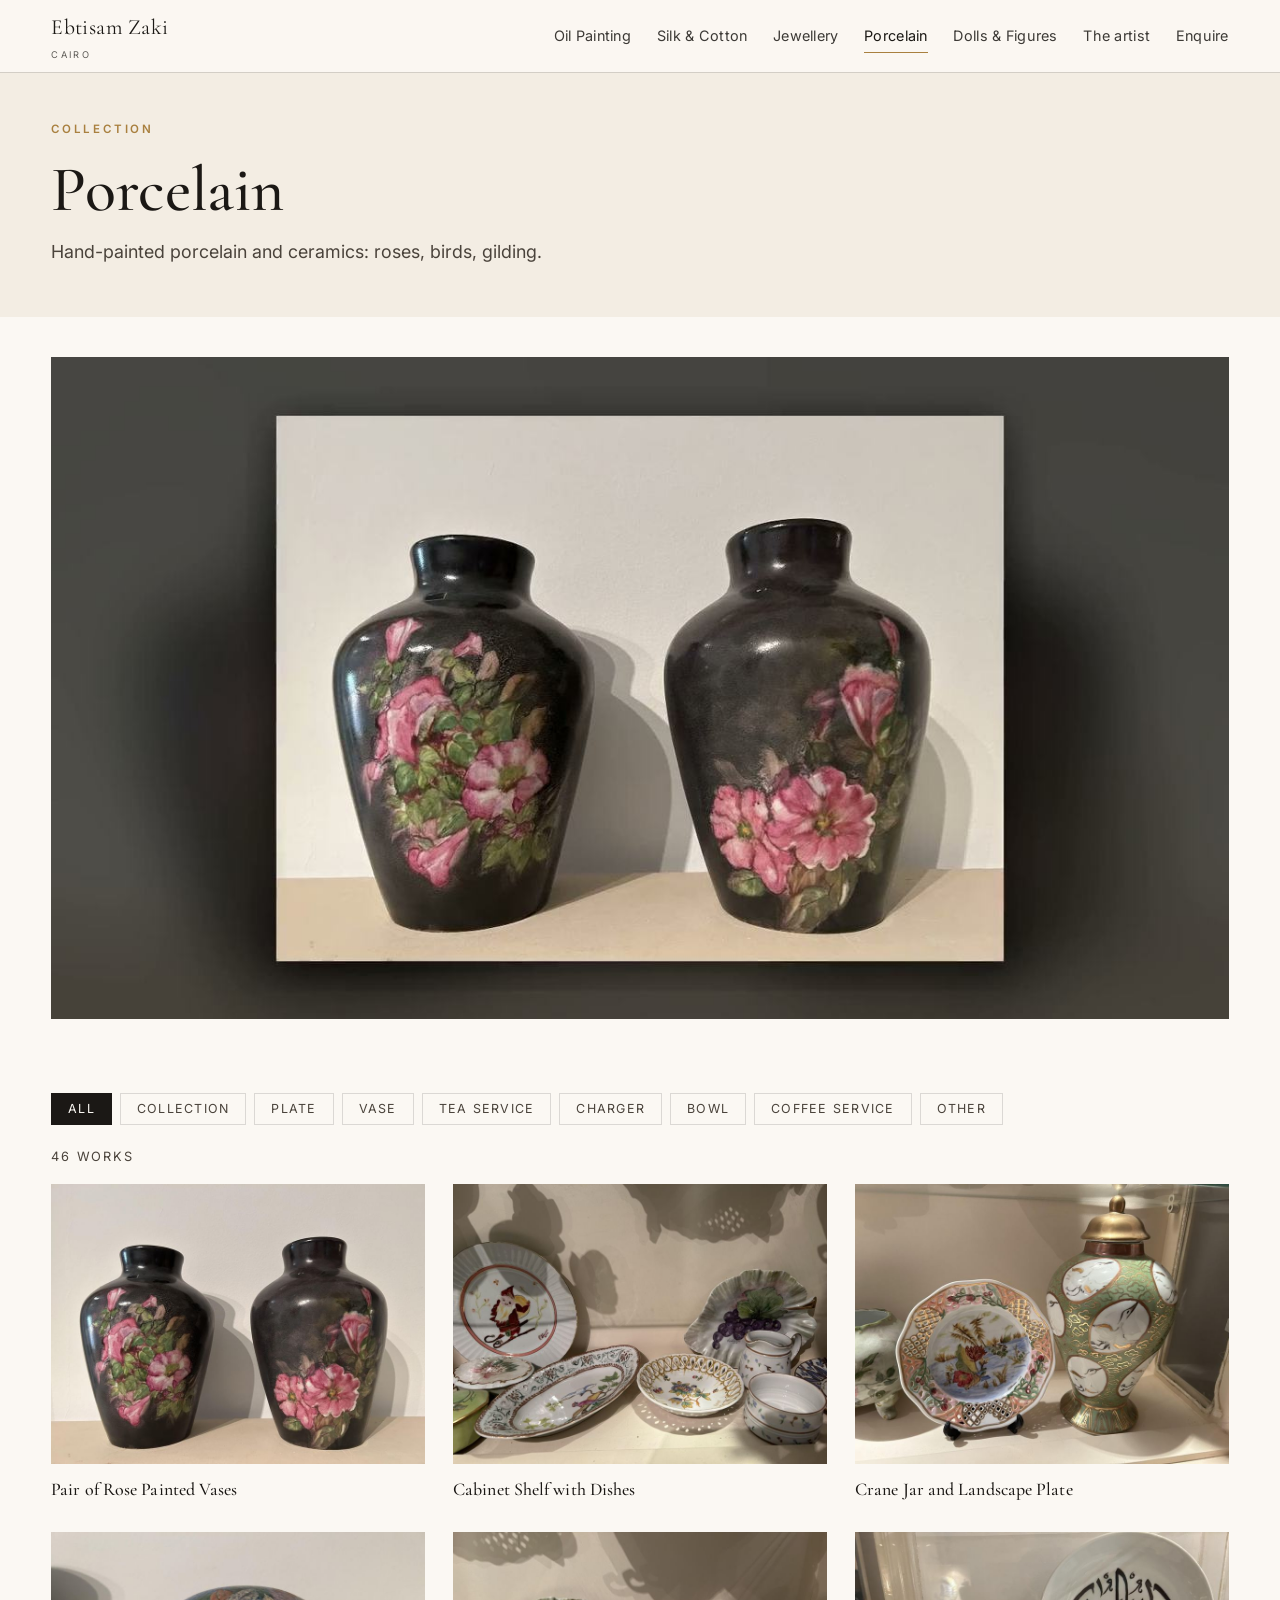
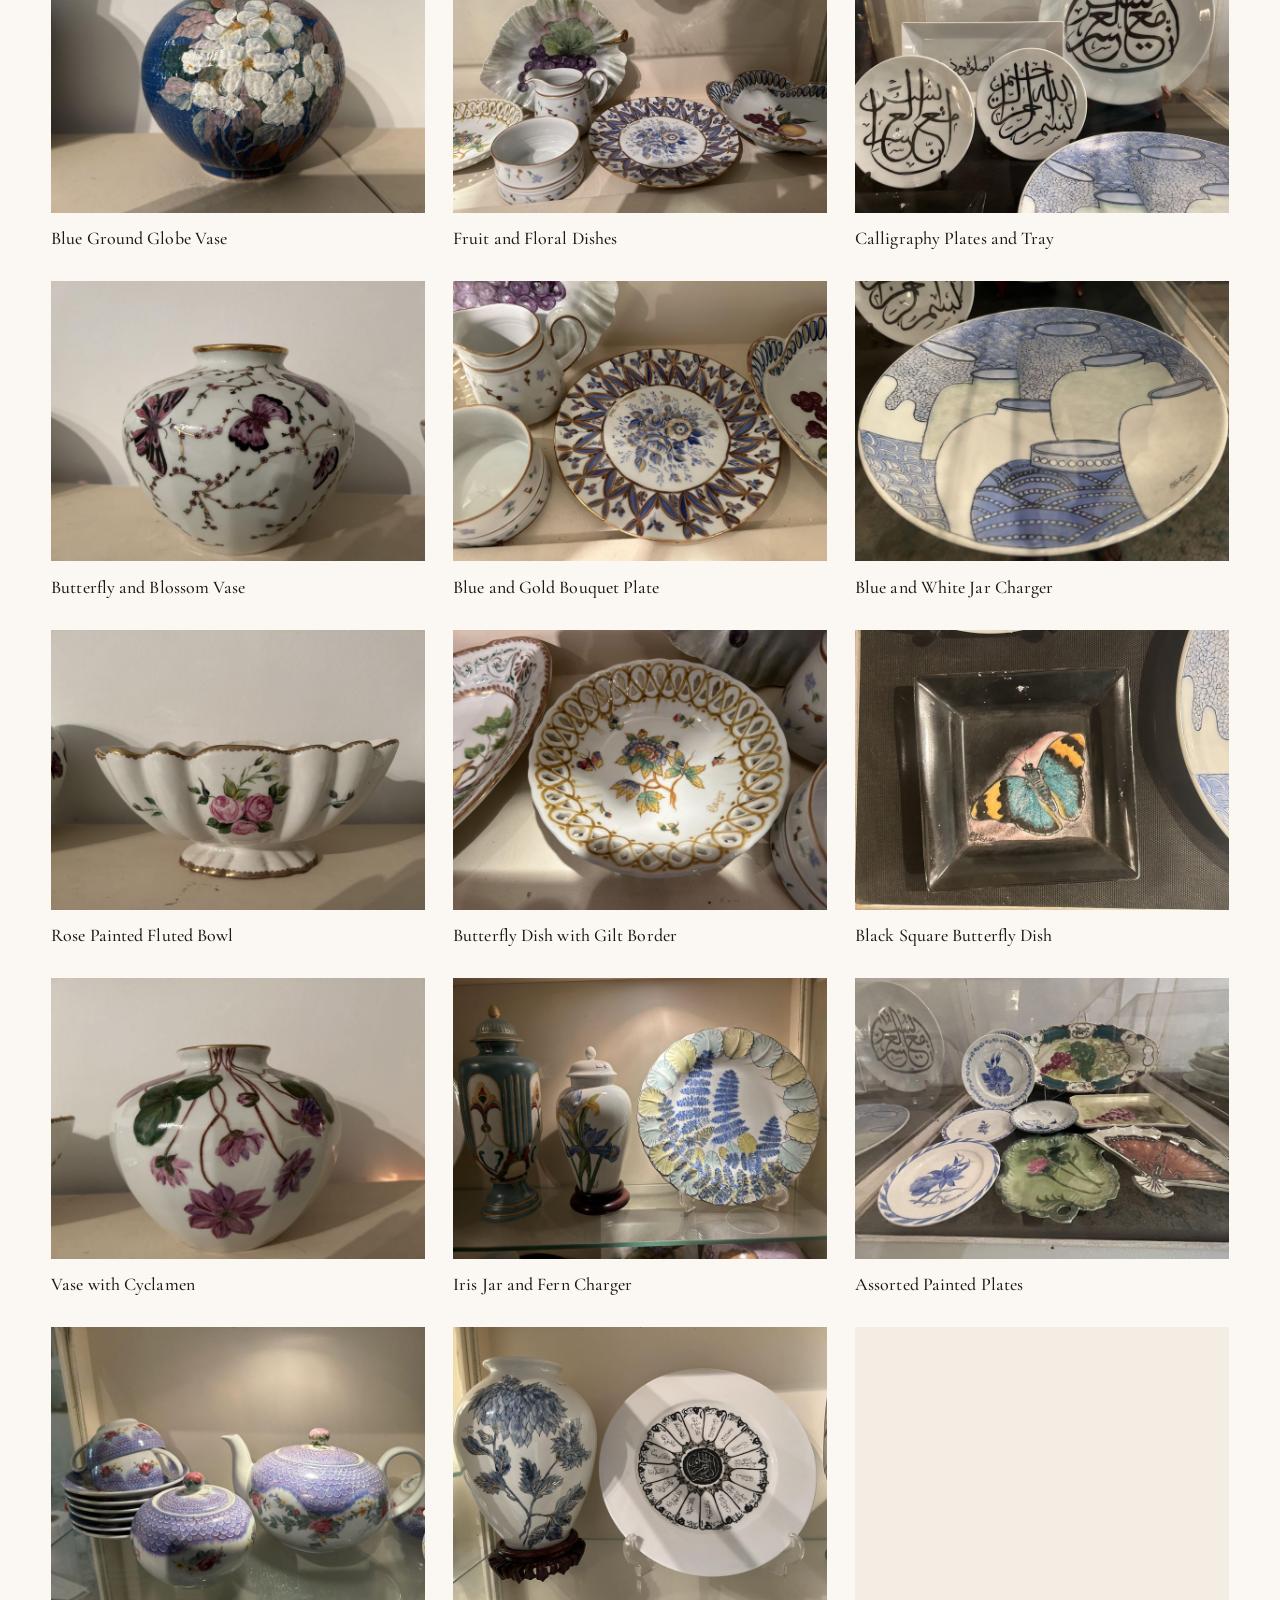
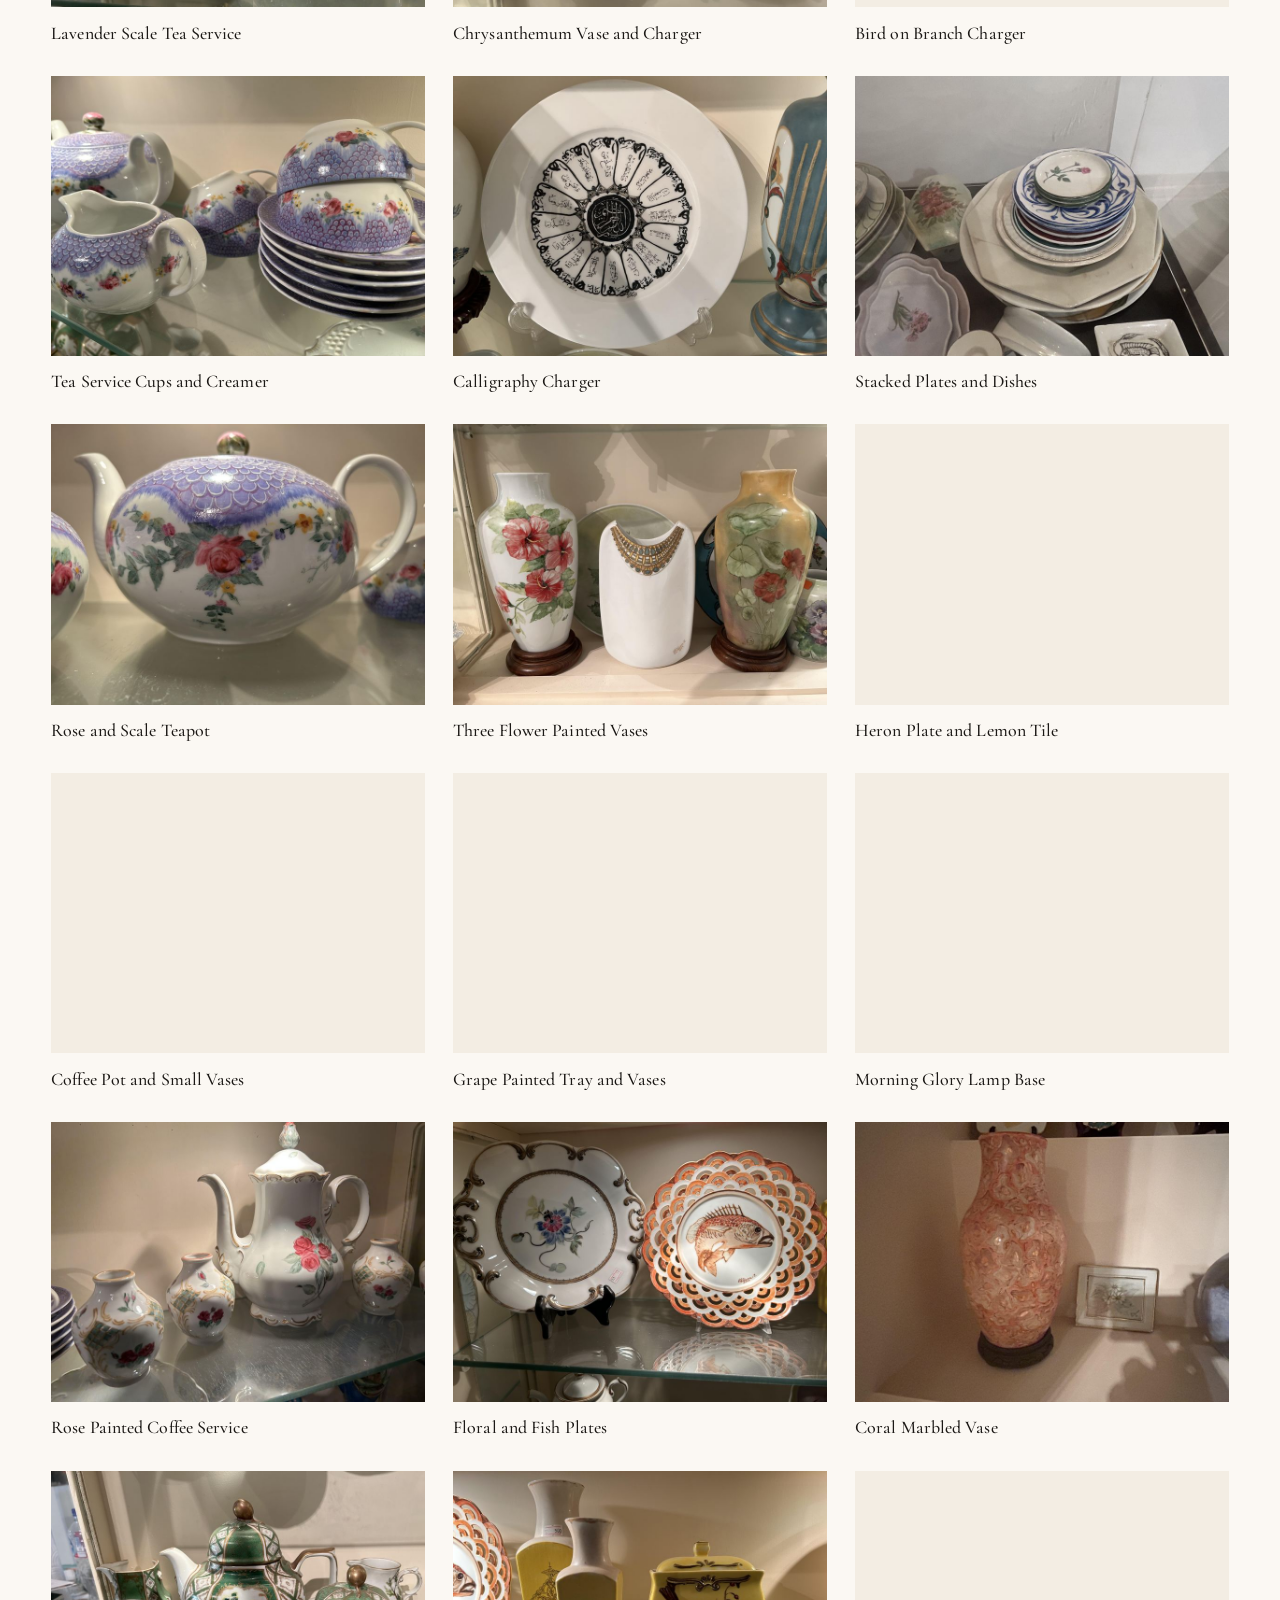
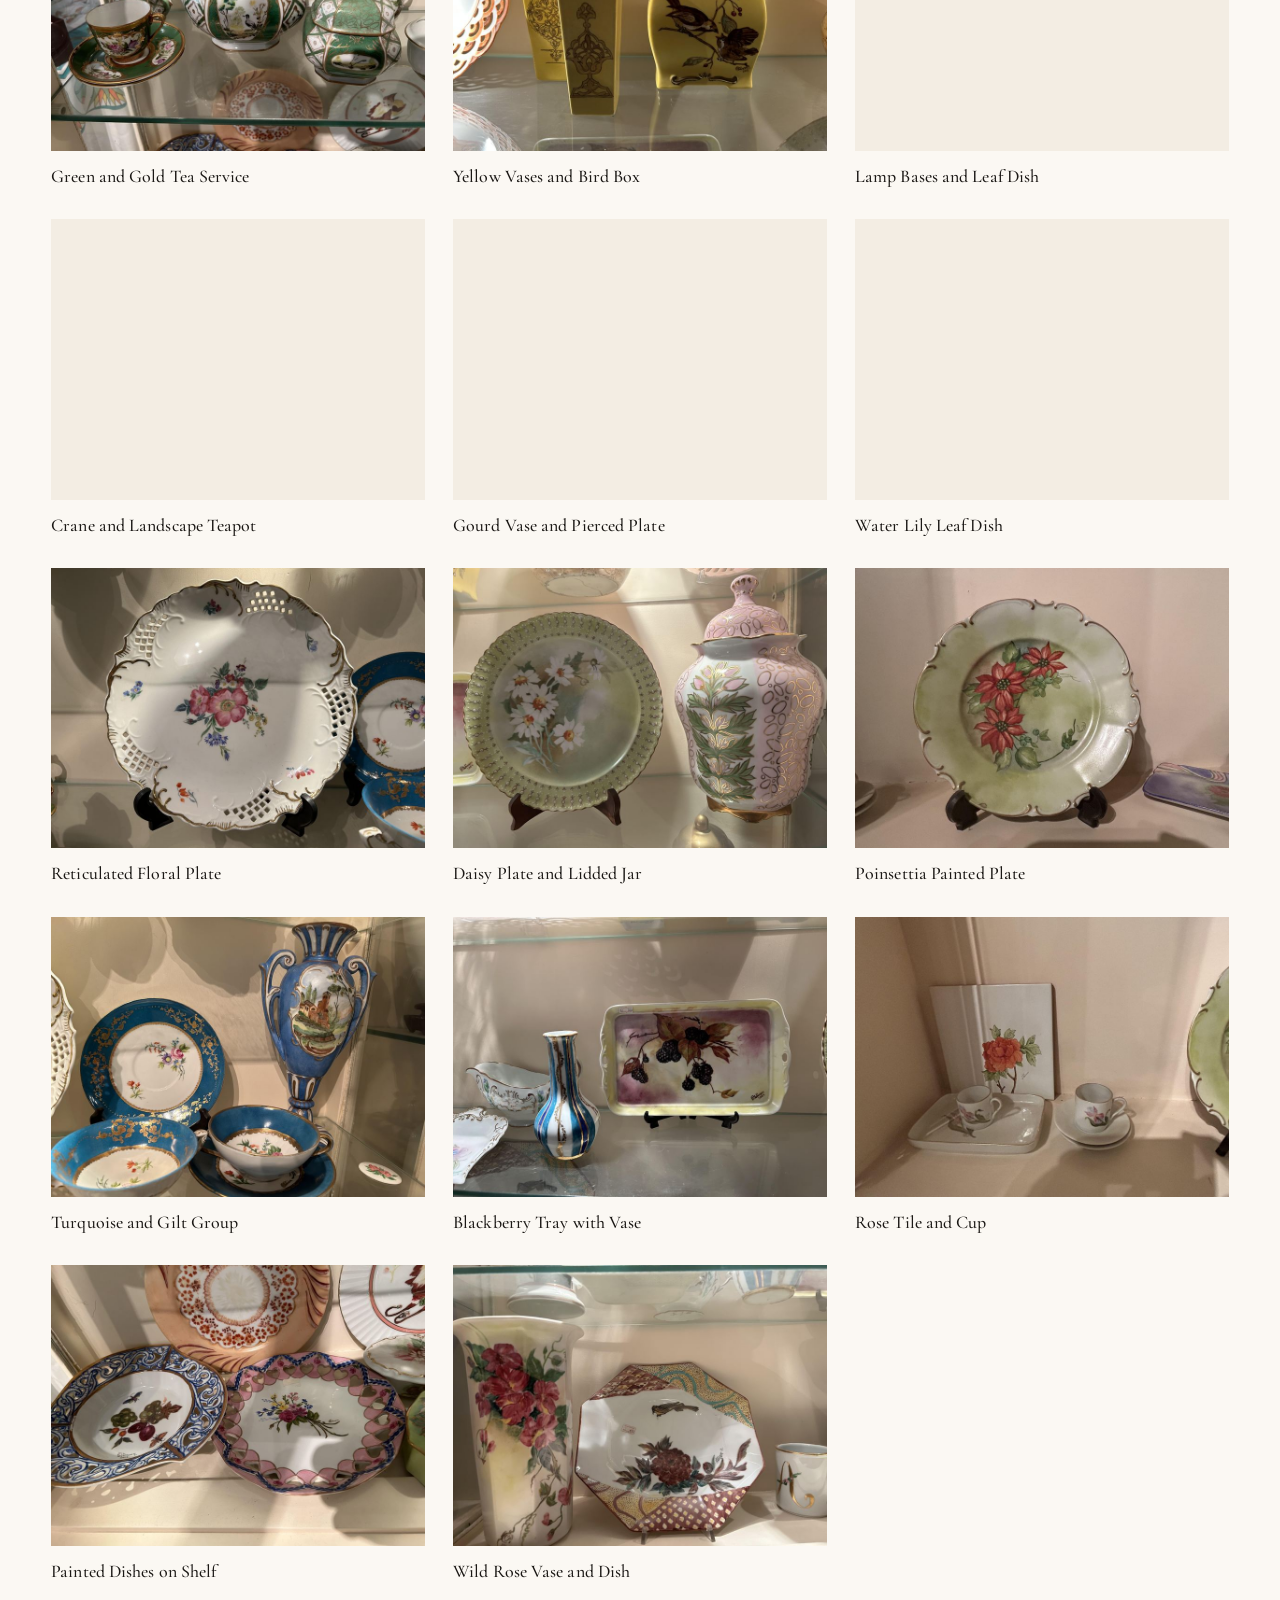
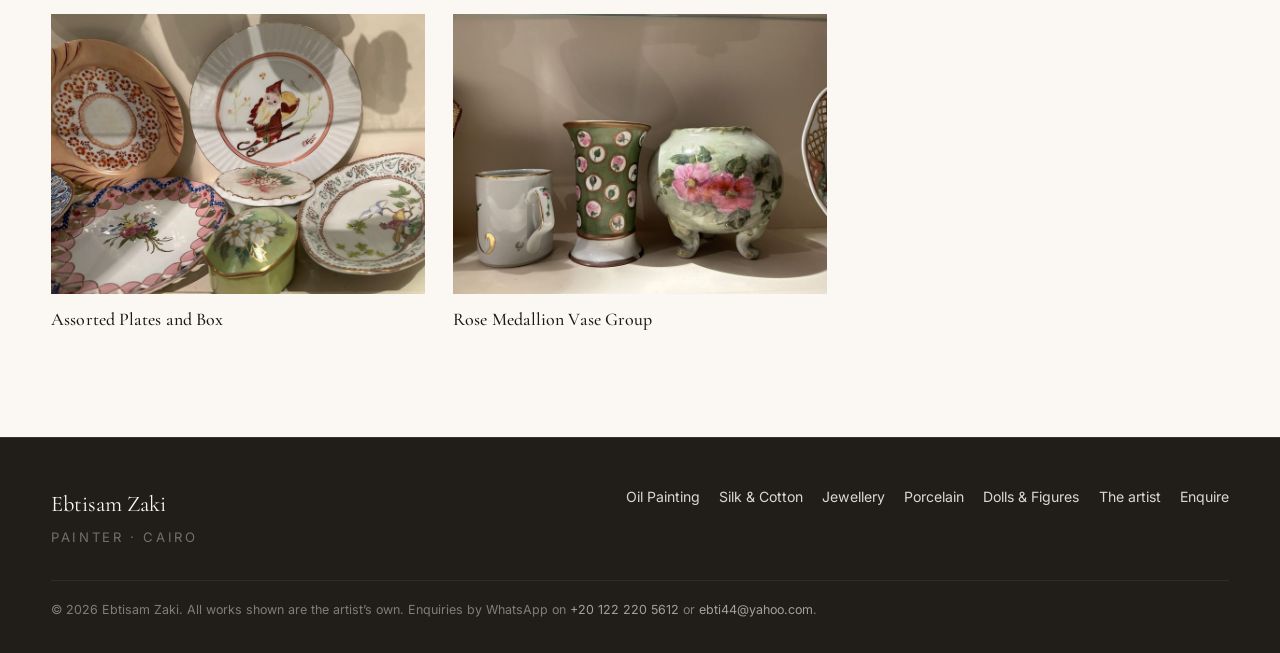
<file: porcelain.html>
<!doctype html>
<html lang="en">
<head>
<meta charset="utf-8">
<meta name="viewport" content="width=device-width,initial-scale=1">
<title>Porcelain &mdash; Ebtisam Zaki</title>
<meta name="description" content="Hand-painted porcelain and ceramics: roses, birds, gilding.">
<link rel="canonical" href="https://ebtisam-artistry.com/">
<meta property="og:title" content="Porcelain &mdash; Ebtisam Zaki">
<meta property="og:description" content="Hand-painted porcelain and ceramics: roses, birds, gilding.">
<meta property="og:type" content="website">
<meta property="og:site_name" content="Ebtisam Zaki">
<meta property="og:image" content="https://ebtisam-artistry.com/assets/film/porcelain.jpg">
<meta name="twitter:card" content="summary_large_image">
<link rel="preconnect" href="https://fonts.googleapis.com">
<link rel="preconnect" href="https://fonts.gstatic.com" crossorigin>
<link href="https://fonts.googleapis.com/css2?family=Cormorant+Garamond:wght@300;400;500;600&family=Inter:wght@400;500;600&display=swap" rel="stylesheet">
<link rel="stylesheet" href="assets/site.css">
</head>
<body>
<header class="nav">
  <div class="wrap">
    <a class="brand" href="index.html">Ebtisam Zaki<small>Cairo</small></a>
    <button class="nav-toggle" aria-label="Menu" aria-expanded="false">&#9776;</button>
    <nav class="nav-links">
      <a href="oil-painting.html">Oil Painting</a><a href="silk-cotton.html">Silk & Cotton</a><a href="jewellery.html">Jewellery</a><a href="porcelain.html" aria-current="page">Porcelain</a><a href="dolls-figures.html">Dolls & Figures</a>
      <a href="about.html">The artist</a>
      <a href="enquire.html">Enquire</a>
    </nav>
  </div>
</header>

<section class="gal-head">
  <div class="wrap">
    <span class="eyebrow">Collection</span>
    <h1>Porcelain</h1>
    <p class="lead">Hand-painted porcelain and ceramics: roses, birds, gilding.</p>
  </div>
</section>
<div class="wrap" style="padding-top:2.5rem">
  <video class="film" autoplay muted loop playsinline poster="assets/film/porcelain.jpg">
    <source src="assets/film/porcelain.mp4" type="video/mp4">
  </video>
</div>
<section style="padding-top:2.5rem">
  <div class="wrap">
    <div class="filters"><button data-filter="all" aria-pressed="true">All</button><button data-filter="collection" aria-pressed="false">Collection</button><button data-filter="plate" aria-pressed="false">Plate</button><button data-filter="vase" aria-pressed="false">Vase</button><button data-filter="tea-service" aria-pressed="false">Tea Service</button><button data-filter="charger" aria-pressed="false">Charger</button><button data-filter="bowl" aria-pressed="false">Bowl</button><button data-filter="coffee-service" aria-pressed="false">Coffee Service</button><button data-filter="other" aria-pressed="false">Other</button></div>
    <p class="count" style="margin:1.4rem 0 0">46 works</p>
    <div class="masonry"><figure class="work" data-subject="vase" data-full="assets/art/full/pair-of-rose-painted-vases.jpg" data-title="Pair of Rose Painted Vases" data-blurb="A matched pair of dark-ground vases painted with pink wild roses and green foliage." data-medium="" data-dims=""><img src="assets/art/grid/pair-of-rose-painted-vases.jpg" width="800" height="600" loading="lazy" decoding="async" alt="Pair of Rose Painted Vases"><figcaption><b>Pair of Rose Painted Vases</b></figcaption></figure><figure class="work" data-subject="vase" data-full="assets/art/full/blue-ground-globe-vase.jpg" data-title="Blue Ground Globe Vase" data-blurb="A round blue vase painted with white blossoms and soft grey-green leaves." data-medium="" data-dims=""><img src="assets/art/grid/blue-ground-globe-vase.jpg" width="800" height="600" loading="lazy" decoding="async" alt="Blue Ground Globe Vase"><figcaption><b>Blue Ground Globe Vase</b></figcaption></figure><figure class="work" data-subject="vase" data-full="assets/art/full/butterfly-and-blossom-vase.jpg" data-title="Butterfly and Blossom Vase" data-blurb="A white vase with purple butterflies, trailing blossom branches and a gilt rim." data-medium="" data-dims=""><img src="assets/art/grid/butterfly-and-blossom-vase.jpg" width="800" height="600" loading="lazy" decoding="async" alt="Butterfly and Blossom Vase"><figcaption><b>Butterfly and Blossom Vase</b></figcaption></figure><figure class="work" data-subject="bowl" data-full="assets/art/full/rose-painted-fluted-bowl.jpg" data-title="Rose Painted Fluted Bowl" data-blurb="A fluted white footed bowl painted with pink roses and edged in gold." data-medium="" data-dims=""><img src="assets/art/grid/rose-painted-fluted-bowl.jpg" width="800" height="600" loading="lazy" decoding="async" alt="Rose Painted Fluted Bowl"><figcaption><b>Rose Painted Fluted Bowl</b></figcaption></figure><figure class="work" data-subject="vase" data-full="assets/art/full/vase-with-cyclamen.jpg" data-title="Vase with Cyclamen" data-blurb="A rounded white vase painted with mauve cyclamen and broad green leaves." data-medium="" data-dims=""><img src="assets/art/grid/vase-with-cyclamen.jpg" width="800" height="600" loading="lazy" decoding="async" alt="Vase with Cyclamen"><figcaption><b>Vase with Cyclamen</b></figcaption></figure><figure class="work" data-subject="tea-service" data-full="assets/art/full/lavender-scale-tea-service.jpg" data-title="Lavender Scale Tea Service" data-blurb="Teapot, sugar bowl and stacked cups in lavender scalework with rose garlands." data-medium="" data-dims=""><img src="assets/art/grid/lavender-scale-tea-service.jpg" width="800" height="600" loading="lazy" decoding="async" alt="Lavender Scale Tea Service"><figcaption><b>Lavender Scale Tea Service</b></figcaption></figure><figure class="work" data-subject="tea-service" data-full="assets/art/full/tea-service-cups-and-creamer.jpg" data-title="Tea Service Cups and Creamer" data-blurb="Cream jug, sugar bowl, cups and saucers in matching lavender scale and rose pattern." data-medium="" data-dims=""><img src="assets/art/grid/tea-service-cups-and-creamer.jpg" width="800" height="600" loading="lazy" decoding="async" alt="Tea Service Cups and Creamer"><figcaption><b>Tea Service Cups and Creamer</b></figcaption></figure><figure class="work" data-subject="tea-service" data-full="assets/art/full/rose-and-scale-teapot.jpg" data-title="Rose and Scale Teapot" data-blurb="A squat teapot with lavender scalework lid and a garland of roses and small flowers." data-medium="" data-dims=""><img src="assets/art/grid/rose-and-scale-teapot.jpg" width="800" height="600" loading="lazy" decoding="async" alt="Rose and Scale Teapot"><figcaption><b>Rose and Scale Teapot</b></figcaption></figure><figure class="work" data-subject="collection" data-full="assets/art/full/coffee-pot-and-small-vases.jpg" data-title="Coffee Pot and Small Vases" data-blurb="A tall rose painted coffee pot flanked by four small gilt trellis vases." data-medium="" data-dims=""><img src="assets/art/grid/coffee-pot-and-small-vases.jpg" width="800" height="600" loading="lazy" decoding="async" alt="Coffee Pot and Small Vases"><figcaption><b>Coffee Pot and Small Vases</b></figcaption></figure><figure class="work" data-subject="coffee-service" data-full="assets/art/full/rose-painted-coffee-service.jpg" data-title="Rose Painted Coffee Service" data-blurb="A scrolled white coffee pot with red roses, shown with three small matching vases." data-medium="" data-dims=""><img src="assets/art/grid/rose-painted-coffee-service.jpg" width="800" height="600" loading="lazy" decoding="async" alt="Rose Painted Coffee Service"><figcaption><b>Rose Painted Coffee Service</b></figcaption></figure><figure class="work" data-subject="tea-service" data-full="assets/art/full/green-and-gold-tea-service.jpg" data-title="Green and Gold Tea Service" data-blurb="Teapot, sugar bowl, cream jug and cup in green and gold with painted reserves." data-medium="" data-dims=""><img src="assets/art/grid/green-and-gold-tea-service.jpg" width="800" height="600" loading="lazy" decoding="async" alt="Green and Gold Tea Service"><figcaption><b>Green and Gold Tea Service</b></figcaption></figure><figure class="work" data-subject="tea-service" data-full="assets/art/full/crane-and-landscape-teapot.jpg" data-title="Crane and Landscape Teapot" data-blurb="A green and gilt teapot with a painted panel of cranes beside a stream." data-medium="" data-dims=""><img src="assets/art/grid/crane-and-landscape-teapot.jpg" width="800" height="600" loading="lazy" decoding="async" alt="Crane and Landscape Teapot"><figcaption><b>Crane and Landscape Teapot</b></figcaption></figure><figure class="work" data-subject="plate" data-full="assets/art/full/reticulated-floral-plate.jpg" data-title="Reticulated Floral Plate" data-blurb="A pierced white plate with a central rose bouquet, scattered sprigs and gilt scrollwork." data-medium="" data-dims=""><img src="assets/art/grid/reticulated-floral-plate.jpg" width="800" height="600" loading="lazy" decoding="async" alt="Reticulated Floral Plate"><figcaption><b>Reticulated Floral Plate</b></figcaption></figure><figure class="work" data-subject="collection" data-full="assets/art/full/turquoise-and-gilt-group.jpg" data-title="Turquoise and Gilt Group" data-blurb="A turquoise and gold saucer, bowl, cup and handled vase painted with flowers and a landscape." data-medium="" data-dims=""><img src="assets/art/grid/turquoise-and-gilt-group.jpg" width="800" height="600" loading="lazy" decoding="async" alt="Turquoise and Gilt Group"><figcaption><b>Turquoise and Gilt Group</b></figcaption></figure><figure class="work" data-subject="collection" data-full="assets/art/full/painted-dishes-on-shelf.jpg" data-title="Painted Dishes on Shelf" data-blurb="A blue scroll fruit dish, a pink heart-bordered bowl and further plates on a shelf." data-medium="" data-dims=""><img src="assets/art/grid/painted-dishes-on-shelf.jpg" width="800" height="600" loading="lazy" decoding="async" alt="Painted Dishes on Shelf"><figcaption><b>Painted Dishes on Shelf</b></figcaption></figure><figure class="work" data-subject="collection" data-full="assets/art/full/assorted-plates-and-box.jpg" data-title="Assorted Plates and Box" data-blurb="Several painted plates, a small green lidded box and a fluted dish grouped together." data-medium="" data-dims=""><img src="assets/art/grid/assorted-plates-and-box.jpg" width="800" height="600" loading="lazy" decoding="async" alt="Assorted Plates and Box"><figcaption><b>Assorted Plates and Box</b></figcaption></figure><figure class="work" data-subject="collection" data-full="assets/art/full/cabinet-shelf-with-dishes.jpg" data-title="Cabinet Shelf with Dishes" data-blurb="A grape leaf dish, oval bird dish, gilt pierced bowl and small cups on one shelf." data-medium="" data-dims=""><img src="assets/art/grid/cabinet-shelf-with-dishes.jpg" width="800" height="600" loading="lazy" decoding="async" alt="Cabinet Shelf with Dishes"><figcaption><b>Cabinet Shelf with Dishes</b></figcaption></figure><figure class="work" data-subject="collection" data-full="assets/art/full/fruit-and-floral-dishes.jpg" data-title="Fruit and Floral Dishes" data-blurb="A grape leaf dish, cream jug, blue bouquet plate and fruit painted bowl together." data-medium="" data-dims=""><img src="assets/art/grid/fruit-and-floral-dishes.jpg" width="800" height="600" loading="lazy" decoding="async" alt="Fruit and Floral Dishes"><figcaption><b>Fruit and Floral Dishes</b></figcaption></figure><figure class="work" data-subject="plate" data-full="assets/art/full/blue-and-gold-bouquet-plate.jpg" data-title="Blue and Gold Bouquet Plate" data-blurb="A plate with a blue and gold bouquet centre within a leafy blue and gilt border." data-medium="" data-dims=""><img src="assets/art/grid/blue-and-gold-bouquet-plate.jpg" width="800" height="600" loading="lazy" decoding="async" alt="Blue and Gold Bouquet Plate"><figcaption><b>Blue and Gold Bouquet Plate</b></figcaption></figure><figure class="work" data-subject="plate" data-full="assets/art/full/butterfly-dish-with-gilt-border.jpg" data-title="Butterfly Dish with Gilt Border" data-blurb="A pierced dish painted with butterflies and autumn leaves inside a looped gilt border." data-medium="" data-dims=""><img src="assets/art/grid/butterfly-dish-with-gilt-border.jpg" width="800" height="600" loading="lazy" decoding="async" alt="Butterfly Dish with Gilt Border"><figcaption><b>Butterfly Dish with Gilt Border</b></figcaption></figure><figure class="work" data-subject="collection" data-full="assets/art/full/iris-jar-and-fern-charger.jpg" data-title="Iris Jar and Fern Charger" data-blurb="A lidded jar painted with irises, a blue urn and a large charger of blue ferns." data-medium="" data-dims=""><img src="assets/art/grid/iris-jar-and-fern-charger.jpg" width="800" height="600" loading="lazy" decoding="async" alt="Iris Jar and Fern Charger"><figcaption><b>Iris Jar and Fern Charger</b></figcaption></figure><figure class="work" data-subject="collection" data-full="assets/art/full/chrysanthemum-vase-and-charger.jpg" data-title="Chrysanthemum Vase and Charger" data-blurb="A vase painted with blue chrysanthemums shown beside a white calligraphy charger." data-medium="" data-dims=""><img src="assets/art/grid/chrysanthemum-vase-and-charger.jpg" width="800" height="600" loading="lazy" decoding="async" alt="Chrysanthemum Vase and Charger"><figcaption><b>Chrysanthemum Vase and Charger</b></figcaption></figure><figure class="work" data-subject="charger" data-full="assets/art/full/calligraphy-charger.jpg" data-title="Calligraphy Charger" data-blurb="A white charger with black Arabic calligraphy set in radiating panels around a medallion." data-medium="" data-dims=""><img src="assets/art/grid/calligraphy-charger.jpg" width="800" height="600" loading="lazy" decoding="async" alt="Calligraphy Charger"><figcaption><b>Calligraphy Charger</b></figcaption></figure><figure class="work" data-subject="collection" data-full="assets/art/full/three-flower-painted-vases.jpg" data-title="Three Flower Painted Vases" data-blurb="Three vases painted with hibiscus, a gilded collar motif and red nasturtiums." data-medium="" data-dims=""><img src="assets/art/grid/three-flower-painted-vases.jpg" width="800" height="600" loading="lazy" decoding="async" alt="Three Flower Painted Vases"><figcaption><b>Three Flower Painted Vases</b></figcaption></figure><figure class="work" data-subject="collection" data-full="assets/art/full/grape-painted-tray-and-vases.jpg" data-title="Grape Painted Tray and Vases" data-blurb="A rectangular tray and a tall vase painted with grapes, shown with two smaller vases." data-medium="" data-dims=""><img src="assets/art/grid/grape-painted-tray-and-vases.jpg" width="800" height="600" loading="lazy" decoding="async" alt="Grape Painted Tray and Vases"><figcaption><b>Grape Painted Tray and Vases</b></figcaption></figure><figure class="work" data-subject="collection" data-full="assets/art/full/floral-and-fish-plates.jpg" data-title="Floral and Fish Plates" data-blurb="A silvered scroll plate with a single bloom beside a pierced orange plate painted with a fish." data-medium="" data-dims=""><img src="assets/art/grid/floral-and-fish-plates.jpg" width="800" height="600" loading="lazy" decoding="async" alt="Floral and Fish Plates"><figcaption><b>Floral and Fish Plates</b></figcaption></figure><figure class="work" data-subject="collection" data-full="assets/art/full/yellow-vases-and-bird-box.jpg" data-title="Yellow Vases and Bird Box" data-blurb="Two yellow vases with gilt arabesques and a lidded box painted with birds on a branch." data-medium="" data-dims=""><img src="assets/art/grid/yellow-vases-and-bird-box.jpg" width="800" height="600" loading="lazy" decoding="async" alt="Yellow Vases and Bird Box"><figcaption><b>Yellow Vases and Bird Box</b></figcaption></figure><figure class="work" data-subject="collection" data-full="assets/art/full/gourd-vase-and-pierced-plate.jpg" data-title="Gourd Vase and Pierced Plate" data-blurb="A tall bottle vase with brown leaf work beside a pink pierced plate of butterflies and blossom." data-medium="" data-dims=""><img src="assets/art/grid/gourd-vase-and-pierced-plate.jpg" width="800" height="600" loading="lazy" decoding="async" alt="Gourd Vase and Pierced Plate"><figcaption><b>Gourd Vase and Pierced Plate</b></figcaption></figure><figure class="work" data-subject="collection" data-full="assets/art/full/daisy-plate-and-lidded-jar.jpg" data-title="Daisy Plate and Lidded Jar" data-blurb="A green beaded plate painted with daisies next to a pink and gilt lidded jar." data-medium="" data-dims=""><img src="assets/art/grid/daisy-plate-and-lidded-jar.jpg" width="800" height="600" loading="lazy" decoding="async" alt="Daisy Plate and Lidded Jar"><figcaption><b>Daisy Plate and Lidded Jar</b></figcaption></figure><figure class="work" data-subject="collection" data-full="assets/art/full/blackberry-tray-with-vase.jpg" data-title="Blackberry Tray with Vase" data-blurb="A handled tray painted with blackberries, shown with a blue striped gilt vase and sauce boat." data-medium="" data-dims=""><img src="assets/art/grid/blackberry-tray-with-vase.jpg" width="800" height="600" loading="lazy" decoding="async" alt="Blackberry Tray with Vase"><figcaption><b>Blackberry Tray with Vase</b></figcaption></figure><figure class="work" data-subject="collection" data-full="assets/art/full/wild-rose-vase-and-dish.jpg" data-title="Wild Rose Vase and Dish" data-blurb="A tall vase of pink wild roses with an octagonal dish painted with a bird and raspberries." data-medium="" data-dims=""><img src="assets/art/grid/wild-rose-vase-and-dish.jpg" width="800" height="600" loading="lazy" decoding="async" alt="Wild Rose Vase and Dish"><figcaption><b>Wild Rose Vase and Dish</b></figcaption></figure><figure class="work" data-subject="collection" data-full="assets/art/full/rose-medallion-vase-group.jpg" data-title="Rose Medallion Vase Group" data-blurb="A green vase with rose medallions, a footed rose bowl and a sprigged mug together." data-medium="" data-dims=""><img src="assets/art/grid/rose-medallion-vase-group.jpg" width="800" height="600" loading="lazy" decoding="async" alt="Rose Medallion Vase Group"><figcaption><b>Rose Medallion Vase Group</b></figcaption></figure><figure class="work" data-subject="collection" data-full="assets/art/full/crane-jar-and-landscape-plate.jpg" data-title="Crane Jar and Landscape Plate" data-blurb="A green lidded jar with white cranes beside a pierced plate painted with a river landscape." data-medium="" data-dims=""><img src="assets/art/grid/crane-jar-and-landscape-plate.jpg" width="800" height="600" loading="lazy" decoding="async" alt="Crane Jar and Landscape Plate"><figcaption><b>Crane Jar and Landscape Plate</b></figcaption></figure><figure class="work" data-subject="collection" data-full="assets/art/full/calligraphy-plates-and-tray.jpg" data-title="Calligraphy Plates and Tray" data-blurb="Three white plates and a rectangular tray lettered in bold black Arabic script." data-medium="" data-dims=""><img src="assets/art/grid/calligraphy-plates-and-tray.jpg" width="800" height="600" loading="lazy" decoding="async" alt="Calligraphy Plates and Tray"><figcaption><b>Calligraphy Plates and Tray</b></figcaption></figure><figure class="work" data-subject="charger" data-full="assets/art/full/blue-and-white-jar-charger.jpg" data-title="Blue and White Jar Charger" data-blurb="A large charger painted in blue and white with a close grouping of jars and vessels." data-medium="" data-dims=""><img src="assets/art/grid/blue-and-white-jar-charger.jpg" width="800" height="600" loading="lazy" decoding="async" alt="Blue and White Jar Charger"><figcaption><b>Blue and White Jar Charger</b></figcaption></figure><figure class="work" data-subject="plate" data-full="assets/art/full/black-square-butterfly-dish.jpg" data-title="Black Square Butterfly Dish" data-blurb="A square black dish painted with a single teal and amber butterfly." data-medium="" data-dims=""><img src="assets/art/grid/black-square-butterfly-dish.jpg" width="800" height="600" loading="lazy" decoding="async" alt="Black Square Butterfly Dish"><figcaption><b>Black Square Butterfly Dish</b></figcaption></figure><figure class="work" data-subject="collection" data-full="assets/art/full/assorted-painted-plates.jpg" data-title="Assorted Painted Plates" data-blurb="Blue floral plates, a grape dish, a green leaf dish and a fan dish laid out together." data-medium="" data-dims=""><img src="assets/art/grid/assorted-painted-plates.jpg" width="800" height="600" loading="lazy" decoding="async" alt="Assorted Painted Plates"><figcaption><b>Assorted Painted Plates</b></figcaption></figure><figure class="work" data-subject="charger" data-full="assets/art/full/bird-on-branch-charger.jpg" data-title="Bird on Branch Charger" data-blurb="A charger painted in soft blue with a small bird among branches, within a green scrolled rim." data-medium="" data-dims=""><img src="assets/art/grid/bird-on-branch-charger.jpg" width="800" height="600" loading="lazy" decoding="async" alt="Bird on Branch Charger"><figcaption><b>Bird on Branch Charger</b></figcaption></figure><figure class="work" data-subject="collection" data-full="assets/art/full/stacked-plates-and-dishes.jpg" data-title="Stacked Plates and Dishes" data-blurb="A stack of painted plates and serving dishes gathered on a dark table." data-medium="" data-dims=""><img src="assets/art/grid/stacked-plates-and-dishes.jpg" width="800" height="600" loading="lazy" decoding="async" alt="Stacked Plates and Dishes"><figcaption><b>Stacked Plates and Dishes</b></figcaption></figure><figure class="work" data-subject="collection" data-full="assets/art/full/heron-plate-and-lemon-tile.jpg" data-title="Heron Plate and Lemon Tile" data-blurb="A blue plate with a white heron shown with a lemon tile and an urn painted tray." data-medium="" data-dims=""><img src="assets/art/grid/heron-plate-and-lemon-tile.jpg" width="800" height="600" loading="lazy" decoding="async" alt="Heron Plate and Lemon Tile"><figcaption><b>Heron Plate and Lemon Tile</b></figcaption></figure><figure class="work" data-subject="other" data-full="assets/art/full/morning-glory-lamp-base.jpg" data-title="Morning Glory Lamp Base" data-blurb="A round mauve lamp base painted with blue morning glories and green leaves." data-medium="" data-dims=""><img src="assets/art/grid/morning-glory-lamp-base.jpg" width="800" height="600" loading="lazy" decoding="async" alt="Morning Glory Lamp Base"><figcaption><b>Morning Glory Lamp Base</b></figcaption></figure><figure class="work" data-subject="vase" data-full="assets/art/full/coral-marbled-vase.jpg" data-title="Coral Marbled Vase" data-blurb="A tall vase in mottled coral and white, raised on a carved wooden stand." data-medium="" data-dims=""><img src="assets/art/grid/coral-marbled-vase.jpg" width="800" height="600" loading="lazy" decoding="async" alt="Coral Marbled Vase"><figcaption><b>Coral Marbled Vase</b></figcaption></figure><figure class="work" data-subject="collection" data-full="assets/art/full/lamp-bases-and-leaf-dish.jpg" data-title="Lamp Bases and Leaf Dish" data-blurb="Two shelves of painted lamp bases and vases with a green lily leaf dish between them." data-medium="" data-dims=""><img src="assets/art/grid/lamp-bases-and-leaf-dish.jpg" width="800" height="600" loading="lazy" decoding="async" alt="Lamp Bases and Leaf Dish"><figcaption><b>Lamp Bases and Leaf Dish</b></figcaption></figure><figure class="work" data-subject="plate" data-full="assets/art/full/water-lily-leaf-dish.jpg" data-title="Water Lily Leaf Dish" data-blurb="A deep green dish shaped as lily pads with a white water lily painted at the centre." data-medium="" data-dims=""><img src="assets/art/grid/water-lily-leaf-dish.jpg" width="800" height="600" loading="lazy" decoding="async" alt="Water Lily Leaf Dish"><figcaption><b>Water Lily Leaf Dish</b></figcaption></figure><figure class="work" data-subject="plate" data-full="assets/art/full/poinsettia-painted-plate.jpg" data-title="Poinsettia Painted Plate" data-blurb="A soft green plate painted with red poinsettias and berries within a gilt scalloped rim." data-medium="" data-dims=""><img src="assets/art/grid/poinsettia-painted-plate.jpg" width="800" height="600" loading="lazy" decoding="async" alt="Poinsettia Painted Plate"><figcaption><b>Poinsettia Painted Plate</b></figcaption></figure><figure class="work" data-subject="collection" data-full="assets/art/full/rose-tile-and-cup.jpg" data-title="Rose Tile and Cup" data-blurb="A tile painted with an orange rose shown with a square dish, cup and saucer." data-medium="" data-dims=""><img src="assets/art/grid/rose-tile-and-cup.jpg" width="800" height="600" loading="lazy" decoding="async" alt="Rose Tile and Cup"><figcaption><b>Rose Tile and Cup</b></figcaption></figure></div>
  </div>
</section>

<footer>
  <div class="wrap">
    <div class="cols-f">
      <div>
        <div style="font-family:var(--display);font-size:1.4rem;color:var(--paper)">Ebtisam Zaki</div>
        <div style="font-size:.82rem;letter-spacing:.2em;text-transform:uppercase;opacity:.6;margin-top:.3rem">Painter &middot; Cairo</div>
      </div>
      <nav>
        <a href="oil-painting.html">Oil Painting</a><a href="silk-cotton.html">Silk & Cotton</a><a href="jewellery.html">Jewellery</a><a href="porcelain.html">Porcelain</a><a href="dolls-figures.html">Dolls & Figures</a>
        <a href="about.html">The artist</a>
        <a href="enquire.html">Enquire</a>
      </nav>
    </div>
    <div class="fine">&copy; 2026 Ebtisam Zaki. All works shown are the artist&rsquo;s own.
      Enquiries by WhatsApp on <a href="https://wa.me/201222205612?text=">+20 122 220 5612</a> or
      <a href="mailto:ebti44@yahoo.com">ebti44@yahoo.com</a>.</div>
  </div>
</footer>
<div class="lb" role="dialog" aria-modal="true" aria-label="Artwork">
  <div class="lb-stage">
    <button class="lb-close" aria-label="Close">&#10005;</button>
    <button class="lb-nav lb-prev" aria-label="Previous">&#8249;</button>
    <img alt="">
    <button class="lb-nav lb-next" aria-label="Next">&#8250;</button>
  </div>
  <div class="lb-bar">
    <div>
      <h3></h3>
      <p></p>
      <div class="lb-meta"></div>
    </div>
    <div class="lb-actions">
      <a class="wa lb-ask" data-wa="https://wa.me/201222205612?text=" target="_blank" rel="noopener"><svg viewBox="0 0 24 24" fill="currentColor" aria-hidden="true"><path d="M17.5 14.4c-.3-.2-1.7-.9-2-1-.3-.1-.5-.1-.7.1-.2.3-.7 1-.9 1.2-.2.2-.3.2-.6.1-.3-.2-1.2-.5-2.3-1.4-.9-.8-1.4-1.7-1.6-2-.2-.3 0-.5.1-.6.1-.1.3-.3.4-.5.1-.2.2-.3.3-.5 0-.2 0-.4 0-.5 0-.2-.7-1.6-.9-2.2-.2-.6-.5-.5-.7-.5h-.6c-.2 0-.5.1-.8.4-.3.3-1 1-1 2.4s1.1 2.8 1.2 3c.2.2 2.1 3.2 5 4.5.7.3 1.2.5 1.7.6.7.2 1.3.2 1.8.1.6-.1 1.7-.7 1.9-1.4.2-.7.2-1.2.2-1.4-.1-.1-.3-.2-.6-.3zM12 2a10 10 0 0 0-8.6 15L2 22l5.2-1.4A10 10 0 1 0 12 2zm0 18.2c-1.6 0-3.1-.4-4.4-1.2l-.3-.2-3.1.8.8-3-.2-.3A8.2 8.2 0 1 1 12 20.2z"/></svg> Ask about this piece</a>
    </div>
  </div>
</div>
<script src="assets/site.js"></script>
</body>
</html>
</file>
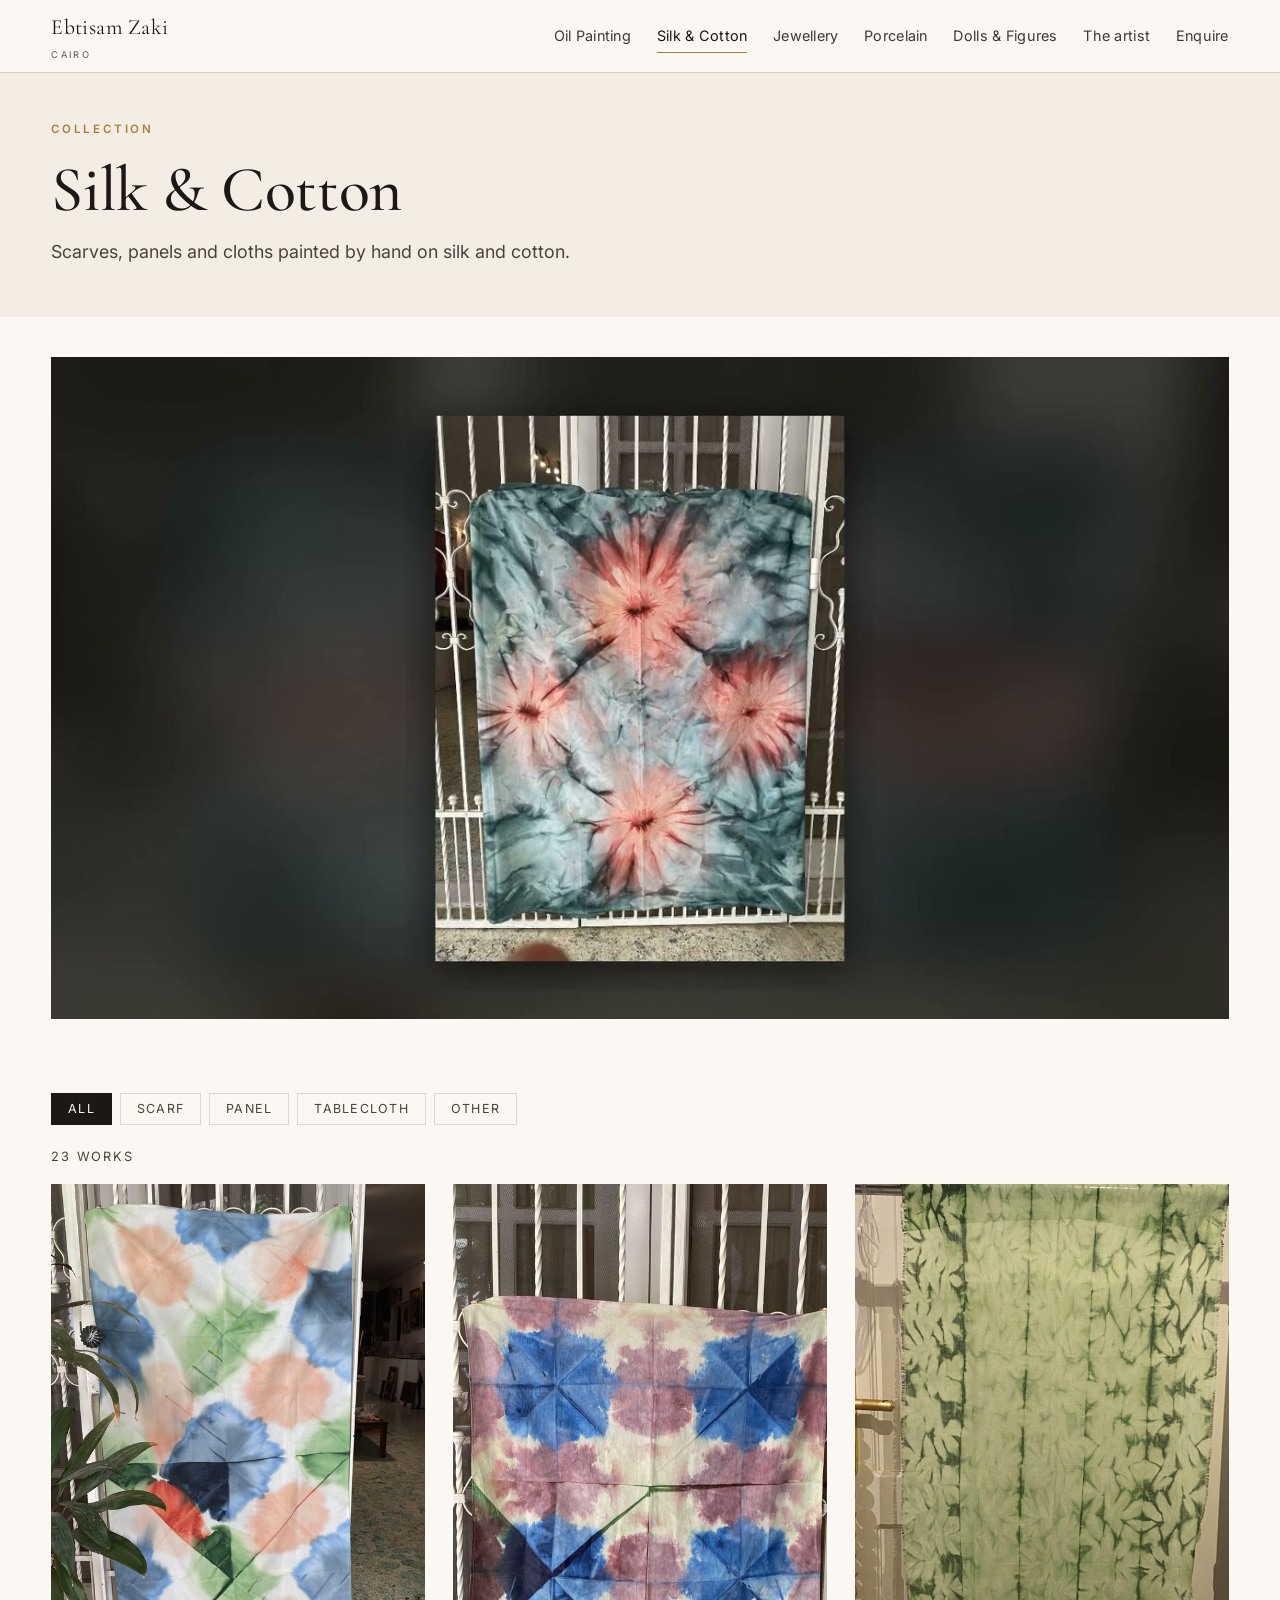
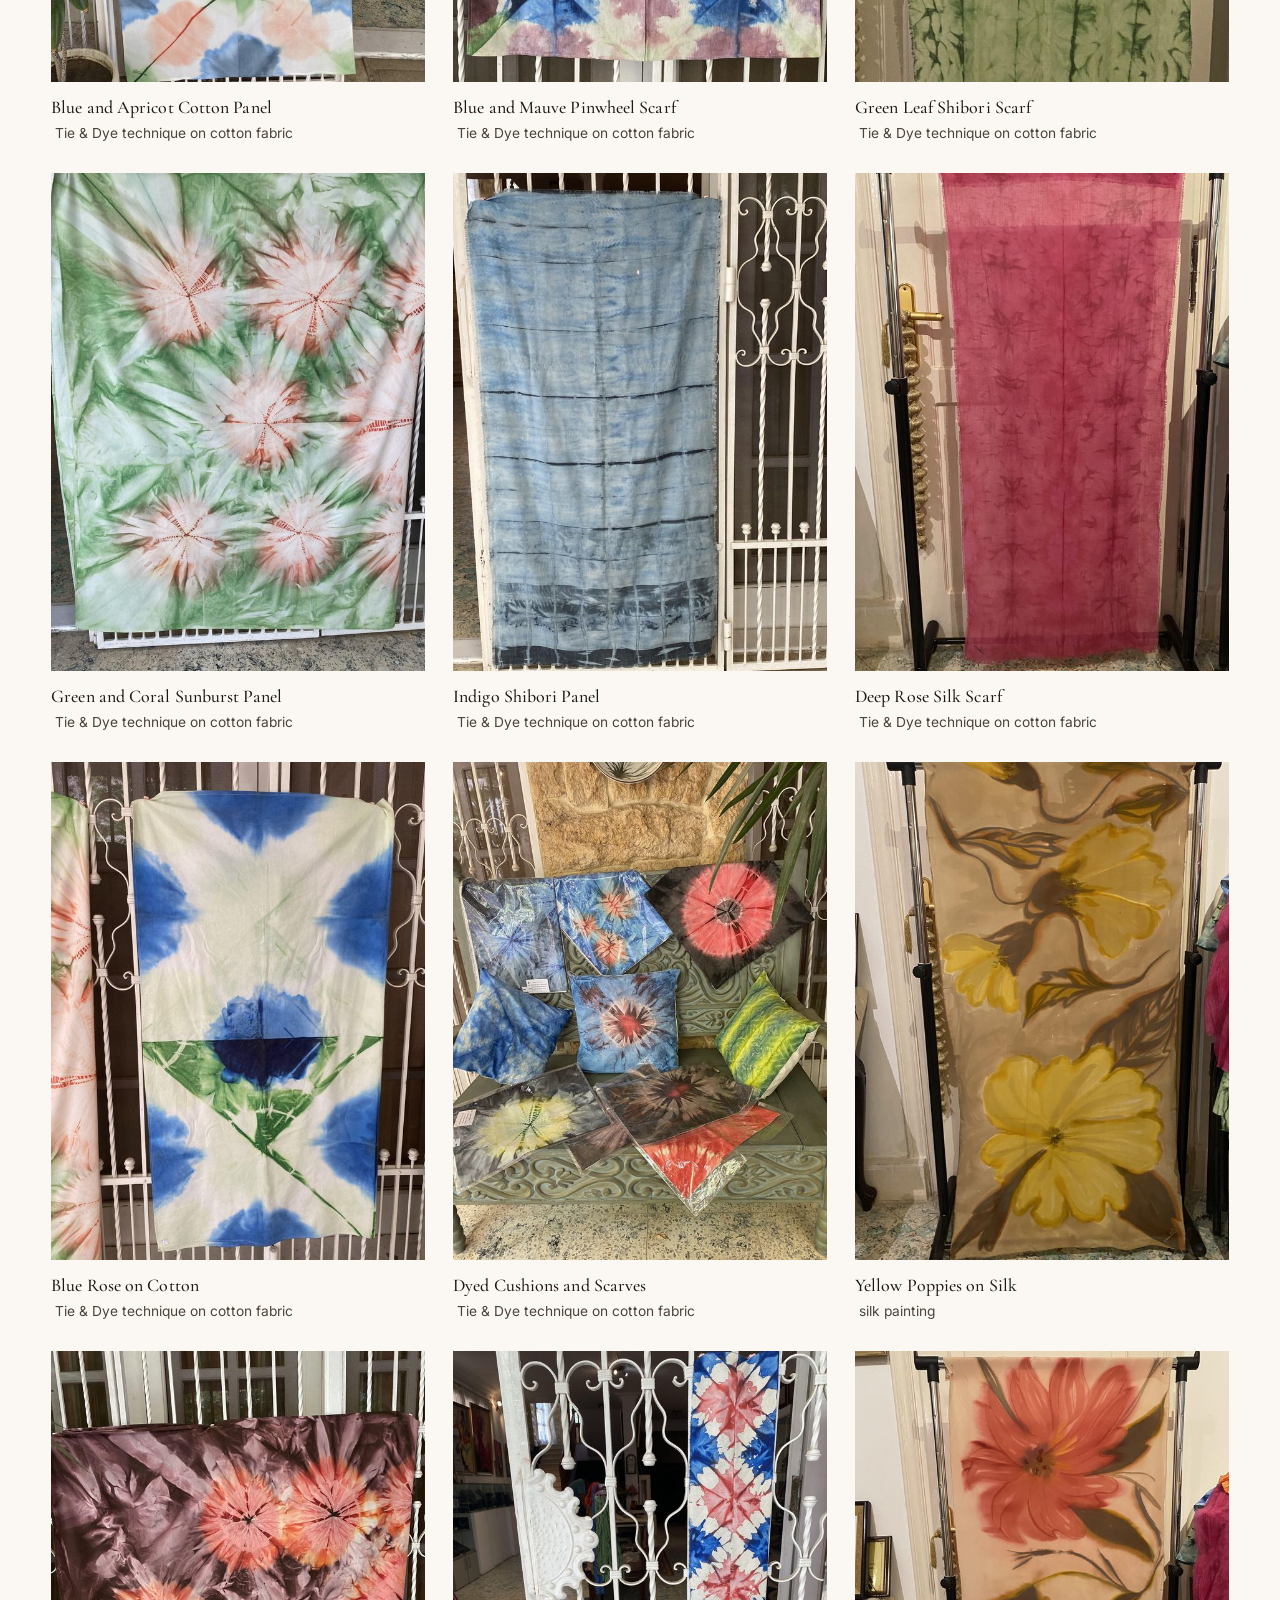
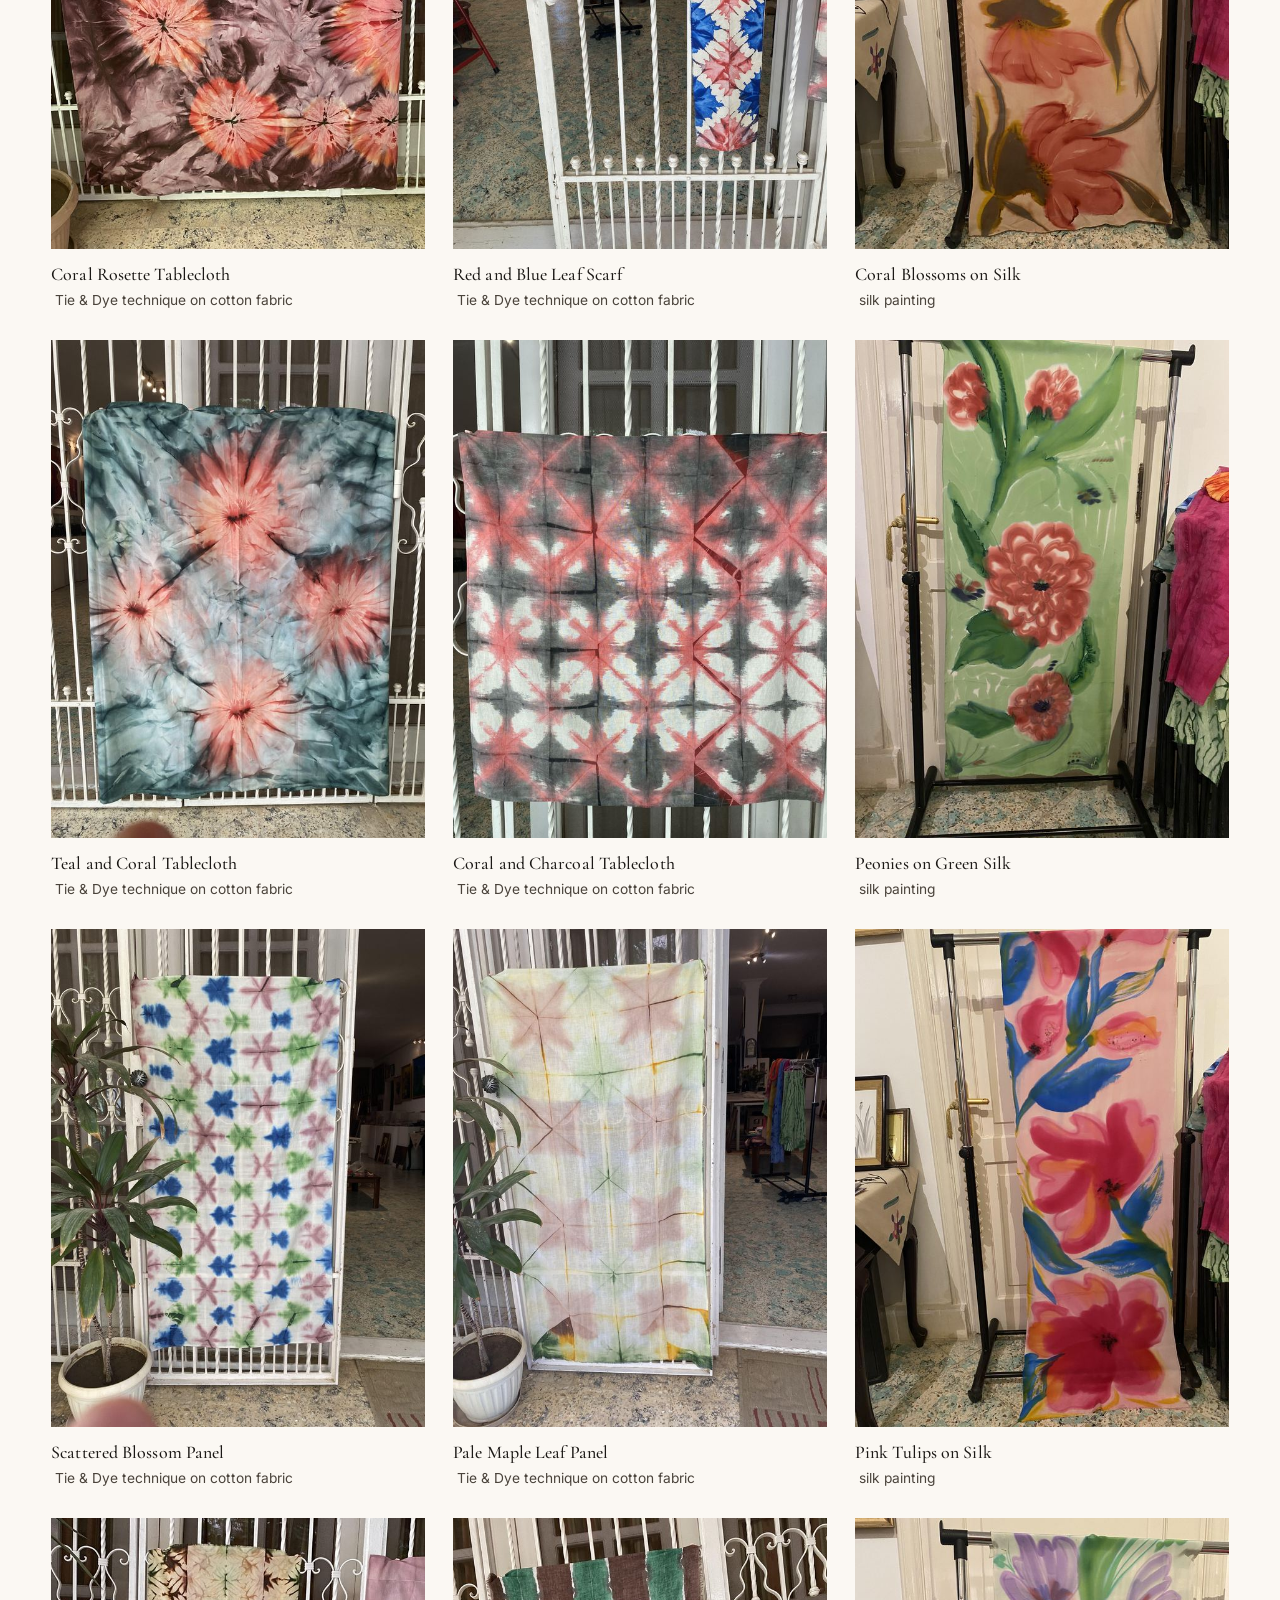
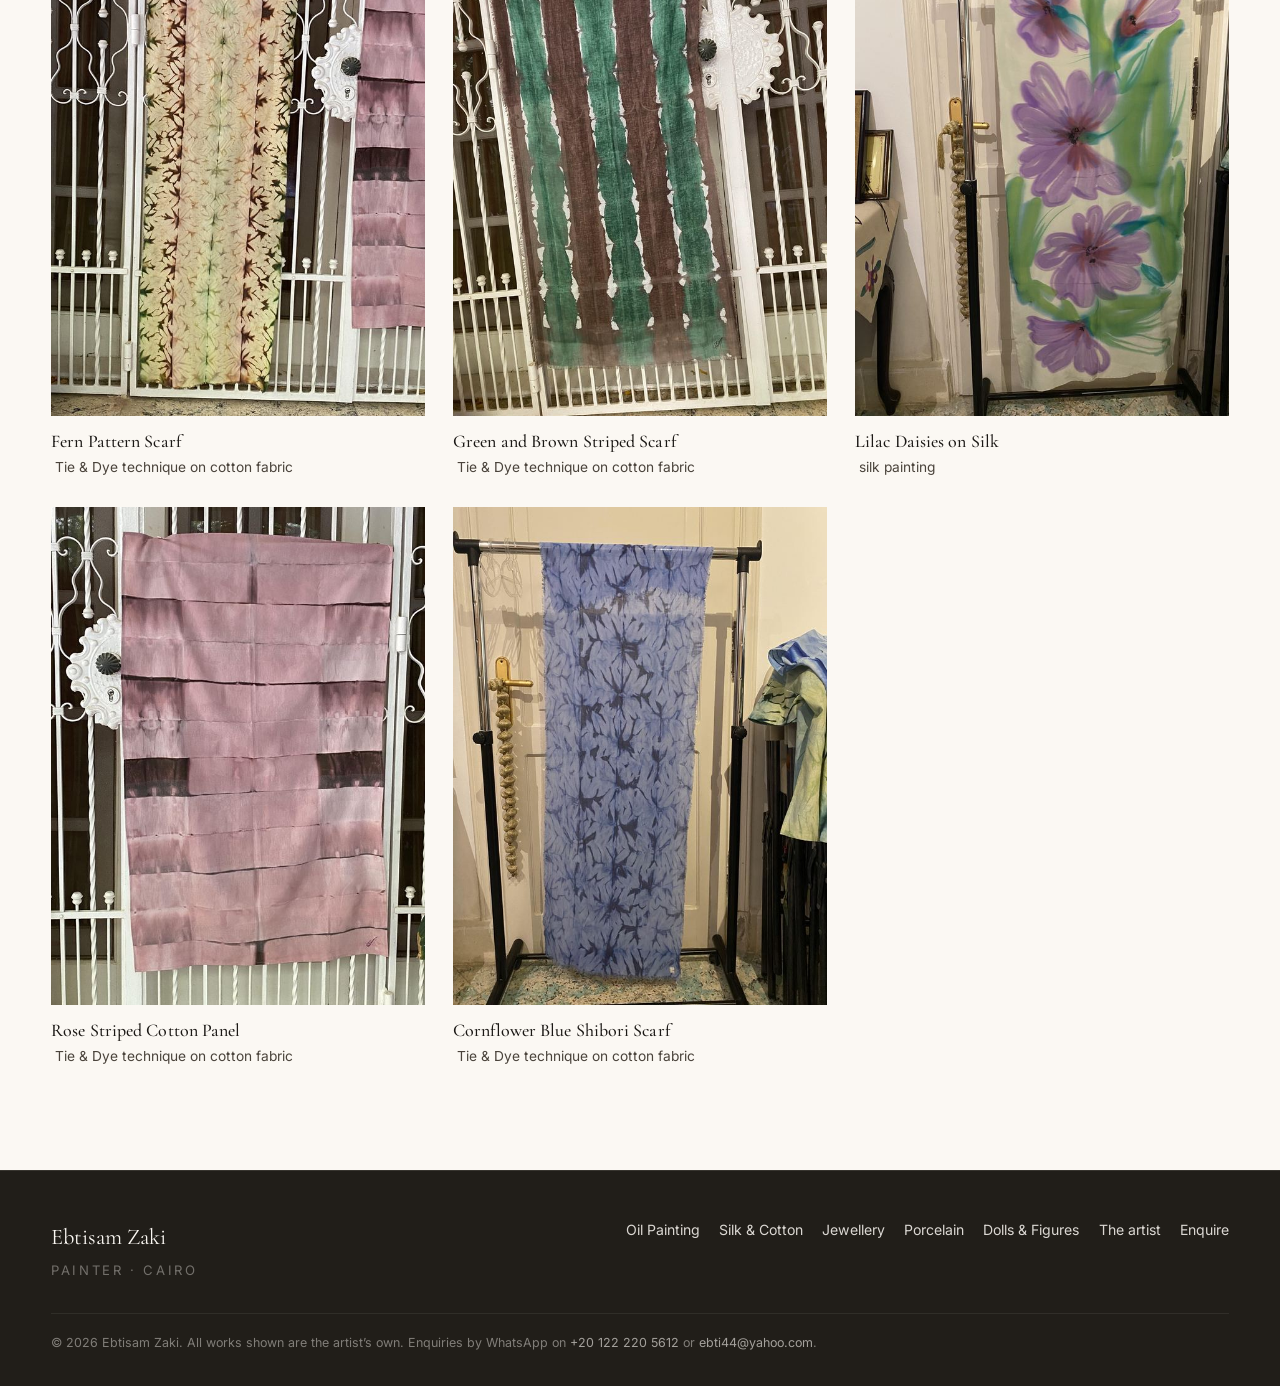
<file: silk-cotton.html>
<!doctype html>
<html lang="en">
<head>
<meta charset="utf-8">
<meta name="viewport" content="width=device-width,initial-scale=1">
<title>Silk & Cotton &mdash; Ebtisam Zaki</title>
<meta name="description" content="Scarves, panels and cloths painted by hand on silk and cotton.">
<link rel="canonical" href="https://ebtisam-artistry.com/">
<meta property="og:title" content="Silk & Cotton &mdash; Ebtisam Zaki">
<meta property="og:description" content="Scarves, panels and cloths painted by hand on silk and cotton.">
<meta property="og:type" content="website">
<meta property="og:site_name" content="Ebtisam Zaki">
<meta property="og:image" content="https://ebtisam-artistry.com/assets/film/silk.jpg">
<meta name="twitter:card" content="summary_large_image">
<link rel="preconnect" href="https://fonts.googleapis.com">
<link rel="preconnect" href="https://fonts.gstatic.com" crossorigin>
<link href="https://fonts.googleapis.com/css2?family=Cormorant+Garamond:wght@300;400;500;600&family=Inter:wght@400;500;600&display=swap" rel="stylesheet">
<link rel="stylesheet" href="assets/site.css">
</head>
<body>
<header class="nav">
  <div class="wrap">
    <a class="brand" href="index.html">Ebtisam Zaki<small>Cairo</small></a>
    <button class="nav-toggle" aria-label="Menu" aria-expanded="false">&#9776;</button>
    <nav class="nav-links">
      <a href="oil-painting.html">Oil Painting</a><a href="silk-cotton.html" aria-current="page">Silk & Cotton</a><a href="jewellery.html">Jewellery</a><a href="porcelain.html">Porcelain</a><a href="dolls-figures.html">Dolls & Figures</a>
      <a href="about.html">The artist</a>
      <a href="enquire.html">Enquire</a>
    </nav>
  </div>
</header>

<section class="gal-head">
  <div class="wrap">
    <span class="eyebrow">Collection</span>
    <h1>Silk & Cotton</h1>
    <p class="lead">Scarves, panels and cloths painted by hand on silk and cotton.</p>
  </div>
</section>
<div class="wrap" style="padding-top:2.5rem">
  <video class="film" autoplay muted loop playsinline poster="assets/film/silk.jpg">
    <source src="assets/film/silk.mp4" type="video/mp4">
  </video>
</div>
<section style="padding-top:2.5rem">
  <div class="wrap">
    <div class="filters"><button data-filter="all" aria-pressed="true">All</button><button data-filter="scarf" aria-pressed="false">Scarf</button><button data-filter="panel" aria-pressed="false">Panel</button><button data-filter="tablecloth" aria-pressed="false">Tablecloth</button><button data-filter="other" aria-pressed="false">Other</button></div>
    <p class="count" style="margin:1.4rem 0 0">23 works</p>
    <div class="masonry"><figure class="work" data-subject="panel" data-full="assets/art/full/blue-and-apricot-cotton-panel.jpg" data-title="Blue and Apricot Cotton Panel" data-blurb="Large cotton panel tie-dyed in soft blocks of blue, apricot and green on white." data-medium="Tie &amp; Dye technique on cotton fabric" data-dims=""><img src="assets/art/grid/blue-and-apricot-cotton-panel.jpg" width="600" height="800" loading="lazy" decoding="async" alt="Blue and Apricot Cotton Panel"><figcaption><b>Blue and Apricot Cotton Panel</b> &nbsp;Tie & Dye technique on cotton fabric</figcaption></figure><figure class="work" data-subject="panel" data-full="assets/art/full/green-and-coral-sunburst-panel.jpg" data-title="Green and Coral Sunburst Panel" data-blurb="Cotton cloth dyed with radiating coral sunbursts over a mottled green ground." data-medium="Tie &amp; Dye technique on cotton fabric" data-dims=""><img src="assets/art/grid/green-and-coral-sunburst-panel.jpg" width="600" height="800" loading="lazy" decoding="async" alt="Green and Coral Sunburst Panel"><figcaption><b>Green and Coral Sunburst Panel</b> &nbsp;Tie & Dye technique on cotton fabric</figcaption></figure><figure class="work" data-subject="panel" data-full="assets/art/full/blue-rose-on-cotton.jpg" data-title="Blue Rose on Cotton" data-blurb="A single blue bloom with green leaves worked in tie-dye on white cotton." data-medium="Tie &amp; Dye technique on cotton fabric" data-dims=""><img src="assets/art/grid/blue-rose-on-cotton.jpg" width="600" height="800" loading="lazy" decoding="async" alt="Blue Rose on Cotton"><figcaption><b>Blue Rose on Cotton</b> &nbsp;Tie & Dye technique on cotton fabric</figcaption></figure><figure class="work" data-subject="tablecloth" data-full="assets/art/full/coral-rosette-tablecloth.jpg" data-title="Coral Rosette Tablecloth" data-blurb="Coral and orange rosettes scattered across a deep mauve and brown ground." data-medium="Tie &amp; Dye technique on cotton fabric" data-dims=""><img src="assets/art/grid/coral-rosette-tablecloth.jpg" width="600" height="800" loading="lazy" decoding="async" alt="Coral Rosette Tablecloth"><figcaption><b>Coral Rosette Tablecloth</b> &nbsp;Tie & Dye technique on cotton fabric</figcaption></figure><figure class="work" data-subject="tablecloth" data-full="assets/art/full/teal-and-coral-tablecloth.jpg" data-title="Teal and Coral Tablecloth" data-blurb="Four coral starbursts open across a smoky teal and grey cotton cloth." data-medium="Tie &amp; Dye technique on cotton fabric" data-dims=""><img src="assets/art/grid/teal-and-coral-tablecloth.jpg" width="600" height="800" loading="lazy" decoding="async" alt="Teal and Coral Tablecloth"><figcaption><b>Teal and Coral Tablecloth</b> &nbsp;Tie & Dye technique on cotton fabric</figcaption></figure><figure class="work" data-subject="panel" data-full="assets/art/full/scattered-blossom-panel.jpg" data-title="Scattered Blossom Panel" data-blurb="Small blue, green and rose motifs set in even rows across white cotton." data-medium="Tie &amp; Dye technique on cotton fabric" data-dims=""><img src="assets/art/grid/scattered-blossom-panel.jpg" width="600" height="800" loading="lazy" decoding="async" alt="Scattered Blossom Panel"><figcaption><b>Scattered Blossom Panel</b> &nbsp;Tie & Dye technique on cotton fabric</figcaption></figure><figure class="work" data-subject="scarf" data-full="assets/art/full/fern-pattern-scarf.jpg" data-title="Fern Pattern Scarf" data-blurb="Long scarf in cream and olive with dark fern-like sprays along its length." data-medium="Tie &amp; Dye technique on cotton fabric" data-dims=""><img src="assets/art/grid/fern-pattern-scarf.jpg" width="600" height="800" loading="lazy" decoding="async" alt="Fern Pattern Scarf"><figcaption><b>Fern Pattern Scarf</b> &nbsp;Tie & Dye technique on cotton fabric</figcaption></figure><figure class="work" data-subject="panel" data-full="assets/art/full/rose-striped-cotton-panel.jpg" data-title="Rose Striped Cotton Panel" data-blurb="Dusty rose panel banded with horizontal stripes of deeper plum and brown." data-medium="Tie &amp; Dye technique on cotton fabric" data-dims=""><img src="assets/art/grid/rose-striped-cotton-panel.jpg" width="600" height="800" loading="lazy" decoding="async" alt="Rose Striped Cotton Panel"><figcaption><b>Rose Striped Cotton Panel</b> &nbsp;Tie & Dye technique on cotton fabric</figcaption></figure><figure class="work" data-subject="scarf" data-full="assets/art/full/blue-and-mauve-pinwheel-scarf.jpg" data-title="Blue and Mauve Pinwheel Scarf" data-blurb="Square scarf with pinwheel folds dyed in blue, mauve and cream." data-medium="Tie &amp; Dye technique on cotton fabric" data-dims=""><img src="assets/art/grid/blue-and-mauve-pinwheel-scarf.jpg" width="600" height="800" loading="lazy" decoding="async" alt="Blue and Mauve Pinwheel Scarf"><figcaption><b>Blue and Mauve Pinwheel Scarf</b> &nbsp;Tie & Dye technique on cotton fabric</figcaption></figure><figure class="work" data-subject="panel" data-full="assets/art/full/indigo-shibori-panel.jpg" data-title="Indigo Shibori Panel" data-blurb="Softly ribbed indigo panel with a darker band along the lower edge." data-medium="Tie &amp; Dye technique on cotton fabric" data-dims=""><img src="assets/art/grid/indigo-shibori-panel.jpg" width="600" height="800" loading="lazy" decoding="async" alt="Indigo Shibori Panel"><figcaption><b>Indigo Shibori Panel</b> &nbsp;Tie & Dye technique on cotton fabric</figcaption></figure><figure class="work" data-subject="other" data-full="assets/art/full/dyed-cushions-and-scarves.jpg" data-title="Dyed Cushions and Scarves" data-blurb="A group of dyed cushions and folded scarves arranged on a garden bench." data-medium="Tie &amp; Dye technique on cotton fabric" data-dims=""><img src="assets/art/grid/dyed-cushions-and-scarves.jpg" width="600" height="800" loading="lazy" decoding="async" alt="Dyed Cushions and Scarves"><figcaption><b>Dyed Cushions and Scarves</b> &nbsp;Tie & Dye technique on cotton fabric</figcaption></figure><figure class="work" data-subject="scarf" data-full="assets/art/full/red-and-blue-leaf-scarf.jpg" data-title="Red and Blue Leaf Scarf" data-blurb="Narrow scarf patterned with white leaf shapes on bands of red and blue." data-medium="Tie &amp; Dye technique on cotton fabric" data-dims=""><img src="assets/art/grid/red-and-blue-leaf-scarf.jpg" width="600" height="800" loading="lazy" decoding="async" alt="Red and Blue Leaf Scarf"><figcaption><b>Red and Blue Leaf Scarf</b> &nbsp;Tie & Dye technique on cotton fabric</figcaption></figure><figure class="work" data-subject="tablecloth" data-full="assets/art/full/coral-and-charcoal-tablecloth.jpg" data-title="Coral and Charcoal Tablecloth" data-blurb="Square cloth with white clover shapes set in a coral and charcoal lattice." data-medium="Tie &amp; Dye technique on cotton fabric" data-dims=""><img src="assets/art/grid/coral-and-charcoal-tablecloth.jpg" width="600" height="800" loading="lazy" decoding="async" alt="Coral and Charcoal Tablecloth"><figcaption><b>Coral and Charcoal Tablecloth</b> &nbsp;Tie & Dye technique on cotton fabric</figcaption></figure><figure class="work" data-subject="panel" data-full="assets/art/full/pale-maple-leaf-panel.jpg" data-title="Pale Maple Leaf Panel" data-blurb="Large pale panel printed with rose and green maple leaves in loose rows." data-medium="Tie &amp; Dye technique on cotton fabric" data-dims=""><img src="assets/art/grid/pale-maple-leaf-panel.jpg" width="600" height="800" loading="lazy" decoding="async" alt="Pale Maple Leaf Panel"><figcaption><b>Pale Maple Leaf Panel</b> &nbsp;Tie & Dye technique on cotton fabric</figcaption></figure><figure class="work" data-subject="scarf" data-full="assets/art/full/green-and-brown-striped-scarf.jpg" data-title="Green and Brown Striped Scarf" data-blurb="Scarf worked in broad vertical stripes of sea green and warm brown." data-medium="Tie &amp; Dye technique on cotton fabric" data-dims=""><img src="assets/art/grid/green-and-brown-striped-scarf.jpg" width="600" height="800" loading="lazy" decoding="async" alt="Green and Brown Striped Scarf"><figcaption><b>Green and Brown Striped Scarf</b> &nbsp;Tie & Dye technique on cotton fabric</figcaption></figure><figure class="work" data-subject="scarf" data-full="assets/art/full/cornflower-blue-shibori-scarf.jpg" data-title="Cornflower Blue Shibori Scarf" data-blurb="Long scarf in cornflower blue with darker crumpled markings throughout." data-medium="Tie &amp; Dye technique on cotton fabric" data-dims=""><img src="assets/art/grid/cornflower-blue-shibori-scarf.jpg" width="600" height="800" loading="lazy" decoding="async" alt="Cornflower Blue Shibori Scarf"><figcaption><b>Cornflower Blue Shibori Scarf</b> &nbsp;Tie & Dye technique on cotton fabric</figcaption></figure><figure class="work" data-subject="scarf" data-full="assets/art/full/green-leaf-shibori-scarf.jpg" data-title="Green Leaf Shibori Scarf" data-blurb="Pale green scarf covered with small leaf-shaped resist markings." data-medium="Tie &amp; Dye technique on cotton fabric" data-dims=""><img src="assets/art/grid/green-leaf-shibori-scarf.jpg" width="600" height="800" loading="lazy" decoding="async" alt="Green Leaf Shibori Scarf"><figcaption><b>Green Leaf Shibori Scarf</b> &nbsp;Tie & Dye technique on cotton fabric</figcaption></figure><figure class="work" data-subject="scarf" data-full="assets/art/full/deep-rose-silk-scarf.jpg" data-title="Deep Rose Silk Scarf" data-blurb="Sheer scarf dyed deep rose with faint star-shaped patterns showing through." data-medium="Tie &amp; Dye technique on cotton fabric" data-dims=""><img src="assets/art/grid/deep-rose-silk-scarf.jpg" width="600" height="800" loading="lazy" decoding="async" alt="Deep Rose Silk Scarf"><figcaption><b>Deep Rose Silk Scarf</b> &nbsp;Tie & Dye technique on cotton fabric</figcaption></figure><figure class="work" data-subject="scarf" data-full="assets/art/full/yellow-poppies-on-silk.jpg" data-title="Yellow Poppies on Silk" data-blurb="Yellow poppies and brown leaves hand-painted on a warm sand-coloured silk panel." data-medium="silk painting" data-dims=""><img src="assets/art/grid/yellow-poppies-on-silk.jpg" width="600" height="800" loading="lazy" decoding="async" alt="Yellow Poppies on Silk"><figcaption><b>Yellow Poppies on Silk</b> &nbsp;silk painting</figcaption></figure><figure class="work" data-subject="scarf" data-full="assets/art/full/coral-blossoms-on-silk.jpg" data-title="Coral Blossoms on Silk" data-blurb="Three coral blossoms with grey-green leaves painted on pale blush silk." data-medium="silk painting" data-dims=""><img src="assets/art/grid/coral-blossoms-on-silk.jpg" width="600" height="800" loading="lazy" decoding="async" alt="Coral Blossoms on Silk"><figcaption><b>Coral Blossoms on Silk</b> &nbsp;silk painting</figcaption></figure><figure class="work" data-subject="scarf" data-full="assets/art/full/peonies-on-green-silk.jpg" data-title="Peonies on Green Silk" data-blurb="Coral peonies and broad green leaves hand-painted on a soft green silk panel." data-medium="silk painting" data-dims=""><img src="assets/art/grid/peonies-on-green-silk.jpg" width="600" height="800" loading="lazy" decoding="async" alt="Peonies on Green Silk"><figcaption><b>Peonies on Green Silk</b> &nbsp;silk painting</figcaption></figure><figure class="work" data-subject="scarf" data-full="assets/art/full/pink-tulips-on-silk.jpg" data-title="Pink Tulips on Silk" data-blurb="Pink blooms with bright blue leaves painted freely across pale pink silk." data-medium="silk painting" data-dims=""><img src="assets/art/grid/pink-tulips-on-silk.jpg" width="600" height="800" loading="lazy" decoding="async" alt="Pink Tulips on Silk"><figcaption><b>Pink Tulips on Silk</b> &nbsp;silk painting</figcaption></figure><figure class="work" data-subject="scarf" data-full="assets/art/full/lilac-daisies-on-silk.jpg" data-title="Lilac Daisies on Silk" data-blurb="Lilac daisies on green stems hand-painted along a cream silk panel." data-medium="silk painting" data-dims=""><img src="assets/art/grid/lilac-daisies-on-silk.jpg" width="600" height="800" loading="lazy" decoding="async" alt="Lilac Daisies on Silk"><figcaption><b>Lilac Daisies on Silk</b> &nbsp;silk painting</figcaption></figure></div>
  </div>
</section>

<footer>
  <div class="wrap">
    <div class="cols-f">
      <div>
        <div style="font-family:var(--display);font-size:1.4rem;color:var(--paper)">Ebtisam Zaki</div>
        <div style="font-size:.82rem;letter-spacing:.2em;text-transform:uppercase;opacity:.6;margin-top:.3rem">Painter &middot; Cairo</div>
      </div>
      <nav>
        <a href="oil-painting.html">Oil Painting</a><a href="silk-cotton.html">Silk & Cotton</a><a href="jewellery.html">Jewellery</a><a href="porcelain.html">Porcelain</a><a href="dolls-figures.html">Dolls & Figures</a>
        <a href="about.html">The artist</a>
        <a href="enquire.html">Enquire</a>
      </nav>
    </div>
    <div class="fine">&copy; 2026 Ebtisam Zaki. All works shown are the artist&rsquo;s own.
      Enquiries by WhatsApp on <a href="https://wa.me/201222205612?text=">+20 122 220 5612</a> or
      <a href="mailto:ebti44@yahoo.com">ebti44@yahoo.com</a>.</div>
  </div>
</footer>
<div class="lb" role="dialog" aria-modal="true" aria-label="Artwork">
  <div class="lb-stage">
    <button class="lb-close" aria-label="Close">&#10005;</button>
    <button class="lb-nav lb-prev" aria-label="Previous">&#8249;</button>
    <img alt="">
    <button class="lb-nav lb-next" aria-label="Next">&#8250;</button>
  </div>
  <div class="lb-bar">
    <div>
      <h3></h3>
      <p></p>
      <div class="lb-meta"></div>
    </div>
    <div class="lb-actions">
      <a class="wa lb-ask" data-wa="https://wa.me/201222205612?text=" target="_blank" rel="noopener"><svg viewBox="0 0 24 24" fill="currentColor" aria-hidden="true"><path d="M17.5 14.4c-.3-.2-1.7-.9-2-1-.3-.1-.5-.1-.7.1-.2.3-.7 1-.9 1.2-.2.2-.3.2-.6.1-.3-.2-1.2-.5-2.3-1.4-.9-.8-1.4-1.7-1.6-2-.2-.3 0-.5.1-.6.1-.1.3-.3.4-.5.1-.2.2-.3.3-.5 0-.2 0-.4 0-.5 0-.2-.7-1.6-.9-2.2-.2-.6-.5-.5-.7-.5h-.6c-.2 0-.5.1-.8.4-.3.3-1 1-1 2.4s1.1 2.8 1.2 3c.2.2 2.1 3.2 5 4.5.7.3 1.2.5 1.7.6.7.2 1.3.2 1.8.1.6-.1 1.7-.7 1.9-1.4.2-.7.2-1.2.2-1.4-.1-.1-.3-.2-.6-.3zM12 2a10 10 0 0 0-8.6 15L2 22l5.2-1.4A10 10 0 1 0 12 2zm0 18.2c-1.6 0-3.1-.4-4.4-1.2l-.3-.2-3.1.8.8-3-.2-.3A8.2 8.2 0 1 1 12 20.2z"/></svg> Ask about this piece</a>
    </div>
  </div>
</div>
<script src="assets/site.js"></script>
</body>
</html>
</file>
<file: assets/site.css>
/* Ebtisam Zaki — gallery site.
   Warm paper, ink, and a single muted gold. The art carries the colour;
   the page stays out of its way. */
:root{
  --paper:#FBF8F3; --paper-2:#F3EDE3; --ink:#1B1815; --ink-soft:#4A433B;
  --gold:#A9803F; --gold-2:#8A6731; --deep:#211E19; --line:rgba(27,24,21,.14);
  --display:"Cormorant Garamond",Georgia,"Times New Roman",serif;
  --body:"Inter",ui-sans-serif,system-ui,-apple-system,sans-serif;
  --shadow:0 24px 60px rgba(27,24,21,.16); --shadow-s:0 10px 28px rgba(27,24,21,.10);
  --nav-h:72px;
}
*{box-sizing:border-box}
html{scroll-behavior:smooth}
body{margin:0;background:var(--paper);color:var(--ink);font-family:var(--body);
  line-height:1.62;-webkit-font-smoothing:antialiased;overflow-x:hidden}
img{max-width:100%;display:block}
a{color:inherit}
h1,h2,h3{font-family:var(--display);font-weight:500;line-height:1.08;margin:0 0 .4em;
  letter-spacing:-.005em}
h1{font-size:clamp(2.8rem,7vw,5.6rem)}
h2{font-size:clamp(2rem,4vw,3.2rem)}
h3{font-size:1.35rem}
p{margin:0 0 1.1em}
.wrap{width:min(1240px,92vw);margin:0 auto}
.narrow{width:min(760px,92vw);margin:0 auto}
.eyebrow{display:block;font-size:.72rem;letter-spacing:.24em;text-transform:uppercase;
  color:var(--gold);font-weight:600;margin-bottom:1rem}
.lead{font-size:1.12rem;color:var(--ink-soft);max-width:62ch}
section{padding:clamp(3.5rem,8vw,7rem) 0}

/* ---------------------------------------------------------------- nav */
.nav{position:fixed;top:0;left:0;right:0;z-index:60;height:var(--nav-h);
  display:flex;align-items:center;transition:background .35s,box-shadow .35s,color .35s;
  color:var(--paper)}
.nav.solid{background:rgba(251,248,243,.94);backdrop-filter:blur(12px);
  color:var(--ink);box-shadow:0 1px 0 var(--line)}
.nav .wrap{display:flex;align-items:center;gap:2rem;width:min(1240px,92vw)}
.brand{font-family:var(--display);font-size:1.35rem;letter-spacing:.02em;
  text-decoration:none;white-space:nowrap}
.brand small{display:block;font-family:var(--body);font-size:.58rem;letter-spacing:.26em;
  text-transform:uppercase;opacity:.7;margin-top:.1rem}
.nav-links{display:flex;gap:1.6rem;margin-left:auto;align-items:center}
.nav-links a{text-decoration:none;font-size:.9rem;letter-spacing:.02em;opacity:.85;
  padding:.3rem 0;border-bottom:1px solid transparent}
.nav-links a:hover,.nav-links a[aria-current]{opacity:1;border-bottom-color:var(--gold)}
.nav-toggle{display:none;margin-left:auto;background:none;border:0;color:inherit;
  font-size:1.5rem;cursor:pointer;line-height:1}
@media (max-width:880px){
  .nav-links{position:fixed;inset:var(--nav-h) 0 auto 0;background:var(--paper);
    color:var(--ink);flex-direction:column;align-items:flex-start;gap:0;padding:1rem 4vw 1.6rem;
    box-shadow:var(--shadow-s);display:none}
  .nav-links.open{display:flex}
  .nav-links a{width:100%;padding:.8rem 0;border-bottom:1px solid var(--line);font-size:1.05rem}
  .nav-toggle{display:block}
}

/* --------------------------------------------------------------- hero */
.hero{position:relative;min-height:100svh;display:flex;align-items:flex-end;
  color:var(--paper);overflow:hidden;background:var(--deep)}
.hero video,.hero .poster{position:absolute;inset:0;width:100%;height:100%;
  object-fit:cover}
.hero::after{content:"";position:absolute;inset:0;
  background:
    linear-gradient(102deg,rgba(24,22,18,.93) 0%,rgba(24,22,18,.78) 26%,
      rgba(24,22,18,.30) 56%,rgba(24,22,18,.06) 78%),
    linear-gradient(180deg,rgba(33,30,25,.55) 0%,rgba(33,30,25,.10) 34%,
      rgba(33,30,25,.66) 80%,rgba(33,30,25,.92) 100%)}
@media (max-width:760px){
  .hero::after{background:linear-gradient(180deg,rgba(24,22,18,.62) 0%,
    rgba(24,22,18,.30) 30%,rgba(24,22,18,.80) 72%,rgba(24,22,18,.95) 100%)}
}
.hero .wrap{position:relative;z-index:2;padding:0 0 clamp(3rem,8vw,6rem)}
.hero h1{margin-bottom:.2em;text-shadow:0 2px 40px rgba(0,0,0,.35)}
.hero .kicker{font-family:var(--body);font-size:.74rem;letter-spacing:.3em;
  text-transform:uppercase;opacity:.85;margin-bottom:1.4rem}
.hero .sub{font-size:1.18rem;max-width:44ch;opacity:.92;margin-bottom:2rem}
.scroll-cue{position:absolute;left:50%;bottom:1.6rem;transform:translateX(-50%);z-index:2;
  width:1px;height:46px;background:linear-gradient(var(--paper),transparent);opacity:.6}
@media (prefers-reduced-motion:reduce){.hero video{display:none}}

/* ------------------------------------------------------------- buttons */
.btn{display:inline-flex;align-items:center;gap:.6rem;padding:.85rem 1.6rem;
  font-family:var(--body);font-size:.88rem;letter-spacing:.06em;text-transform:uppercase;
  font-weight:600;text-decoration:none;border:1px solid currentColor;border-radius:0;
  transition:background .25s,color .25s,border-color .25s;cursor:pointer;background:none}
.btn-gold{background:var(--gold);border-color:var(--gold);color:#fff}
.btn-gold:hover{background:var(--gold-2);border-color:var(--gold-2)}
.btn-line{color:inherit}
.btn-line:hover{background:currentColor}
.btn-line:hover span{color:var(--paper)}
.hero .btn-line:hover span{color:var(--deep)}

/* -------------------------------------------------------- featured row */
.feature-grid{display:grid;grid-template-columns:repeat(12,1fr);gap:clamp(1rem,2.4vw,2rem);
  align-items:end}
.feature-grid figure{margin:0}
.feature-grid .f1{grid-column:1/8}
.feature-grid .f2{grid-column:8/13}
.feature-grid .f3{grid-column:1/6}
.feature-grid .f4{grid-column:6/13}
@media (max-width:820px){.feature-grid .f1,.feature-grid .f2,.feature-grid .f3,
  .feature-grid .f4{grid-column:1/13}}
figure.work{margin:0;cursor:zoom-in}
figure.work img{width:100%;height:auto;background:var(--paper-2);
  transition:transform .6s cubic-bezier(.2,.7,.3,1),filter .4s}
figure.work:hover img{transform:scale(1.015)}
figure.work figcaption{margin-top:.7rem;font-size:.86rem;color:var(--ink-soft)}
figure.work figcaption b{display:block;font-family:var(--display);font-size:1.12rem;
  font-weight:500;color:var(--ink);letter-spacing:.005em}

/* ---------------------------------------------------------- collections */
.cols{display:grid;grid-template-columns:repeat(3,1fr);gap:clamp(1rem,2.4vw,2rem)}
@media (max-width:900px){.cols{grid-template-columns:repeat(2,1fr)}}
@media (max-width:560px){.cols{grid-template-columns:1fr}}
.col-card{position:relative;display:block;text-decoration:none;overflow:hidden;
  background:var(--deep);aspect-ratio:4/5}
.col-card img{width:100%;height:100%;object-fit:cover;opacity:.82;
  transition:transform .8s cubic-bezier(.2,.7,.3,1),opacity .4s}
.col-card:hover img{transform:scale(1.06);opacity:.95}
.col-card .cap{position:absolute;inset:auto 0 0 0;padding:1.4rem;color:var(--paper);
  background:linear-gradient(transparent,rgba(33,30,25,.82))}
.col-card .cap h3{margin:0;font-size:1.5rem}
.col-card .cap span{font-size:.78rem;letter-spacing:.16em;text-transform:uppercase;
  opacity:.8}

/* -------------------------------------------------------------- gallery */
.gal-head{padding:calc(var(--nav-h) + 3rem) 0 2rem;background:var(--paper-2)}
.gal-head h1{font-size:clamp(2.4rem,5.5vw,4rem);margin-bottom:.2em}
.filters{display:flex;flex-wrap:wrap;gap:.5rem;margin-top:1.6rem}
.filters button{font-family:var(--body);font-size:.78rem;letter-spacing:.1em;
  text-transform:uppercase;padding:.45rem 1rem;border:1px solid var(--line);
  background:none;color:var(--ink-soft);cursor:pointer;transition:all .2s}
.filters button:hover{border-color:var(--gold);color:var(--ink)}
.filters button[aria-pressed="true"]{background:var(--ink);border-color:var(--ink);
  color:var(--paper)}
.masonry{columns:3;column-gap:clamp(1rem,2.2vw,1.8rem);padding-top:1rem}
@media (max-width:980px){.masonry{columns:2}}
@media (max-width:600px){.masonry{columns:1}}
.masonry figure{break-inside:avoid;margin:0 0 clamp(1rem,2.2vw,1.8rem)}
.count{font-size:.8rem;letter-spacing:.14em;text-transform:uppercase;color:var(--ink-soft)}

/* ------------------------------------------------------------- lightbox */
.lb{position:fixed;inset:0;z-index:100;background:rgba(20,18,15,.96);
  display:none;opacity:0;transition:opacity .3s}
.lb.on{display:grid;opacity:1}
.lb{grid-template-rows:minmax(0,1fr) auto}
.lb-stage{position:relative;display:grid;place-items:center;padding:clamp(1rem,4vw,3rem);
  padding-bottom:0;min-height:0;overflow:hidden}
.lb-stage img{max-width:100%;max-height:100%;min-height:0;width:auto;height:auto;object-fit:contain;
  box-shadow:0 30px 80px rgba(0,0,0,.5)}
.lb-bar{position:relative;z-index:2;background:rgba(20,18,15,.96);color:var(--paper);
  padding:1.2rem clamp(1rem,4vw,3rem) clamp(1.2rem,3vw,2rem);
  display:flex;flex-wrap:wrap;gap:1rem 2rem;align-items:flex-end}
.lb-bar h3{margin:0;font-size:1.6rem}
.lb-bar p{margin:.2rem 0 0;font-size:.92rem;opacity:.75;max-width:52ch}
.lb-meta{font-size:.76rem;letter-spacing:.16em;text-transform:uppercase;opacity:.6;
  margin-top:.5rem}
.lb-actions{margin-left:auto;display:flex;gap:.6rem;align-items:center}
.lb-nav{position:absolute;top:50%;transform:translateY(-50%);background:none;border:0;
  color:var(--paper);font-size:2.4rem;line-height:1;cursor:pointer;opacity:.5;
  padding:1rem;transition:opacity .2s}
.lb-nav:hover{opacity:1}
.lb-prev{left:0}.lb-next{right:0}
.lb-close{position:absolute;top:1rem;right:1rem;z-index:2;background:none;border:0;
  color:var(--paper);font-size:1.8rem;cursor:pointer;opacity:.6;line-height:1}
.lb-close:hover{opacity:1}
@media (max-width:700px){.lb-nav{font-size:1.8rem;padding:.5rem}.lb-bar h3{font-size:1.25rem}}

/* --------------------------------------------------------------- about */
.about{display:grid;grid-template-columns:.85fr 1.15fr;gap:clamp(2rem,5vw,4.5rem);
  align-items:start}
.about img{width:100%}
@media (max-width:820px){.about{grid-template-columns:1fr}}
.cv{list-style:none;padding:0;margin:2rem 0 0}
.cv li{display:grid;grid-template-columns:7rem 1fr;gap:1.2rem;padding:.9rem 0;
  border-top:1px solid var(--line);font-size:.96rem}
.cv li b{font-family:var(--display);font-size:1.05rem;font-weight:500;color:var(--gold)}
@media (max-width:560px){.cv li{grid-template-columns:1fr;gap:.2rem}}

/* ------------------------------------------------------------- enquire */
.enquire{background:var(--deep);color:var(--paper)}
.enquire .lead{color:rgba(251,248,243,.78)}
.enquire .eyebrow{color:var(--gold)}
.wa{display:inline-flex;align-items:center;gap:.7rem;background:#25D366;color:#07301A;
  padding:.9rem 1.5rem;text-decoration:none;font-weight:700;font-size:.95rem;
  transition:transform .15s,filter .2s}
.wa:hover{transform:translateY(-1px);filter:brightness(1.05)}
.wa svg{width:20px;height:20px;flex:none}

/* -------------------------------------------------------------- footer */
footer{background:var(--deep);color:rgba(251,248,243,.62);padding:3rem 0 2rem;
  font-size:.88rem;border-top:1px solid rgba(251,248,243,.1)}
footer a{color:rgba(251,248,243,.85);text-decoration:none}
footer a:hover{color:var(--gold)}
footer .cols-f{display:flex;flex-wrap:wrap;gap:2rem;justify-content:space-between;
  align-items:flex-start}
footer nav{display:flex;flex-wrap:wrap;gap:1.2rem}
.fine{margin-top:2rem;padding-top:1.2rem;border-top:1px solid rgba(251,248,243,.1);
  font-size:.78rem;opacity:.7}

/* ---------------------------------------------------------- reveal / misc */
.reveal{opacity:0;transform:translateY(22px);
  transition:opacity .9s cubic-bezier(.2,.7,.3,1),transform .9s cubic-bezier(.2,.7,.3,1)}
.reveal.in{opacity:1;transform:none}
@media (prefers-reduced-motion:reduce){
  .reveal{opacity:1;transform:none;transition:none}
  figure.work img,.col-card img{transition:none}
}
.film{width:100%;aspect-ratio:16/9;object-fit:cover;background:var(--deep)}
</file>
